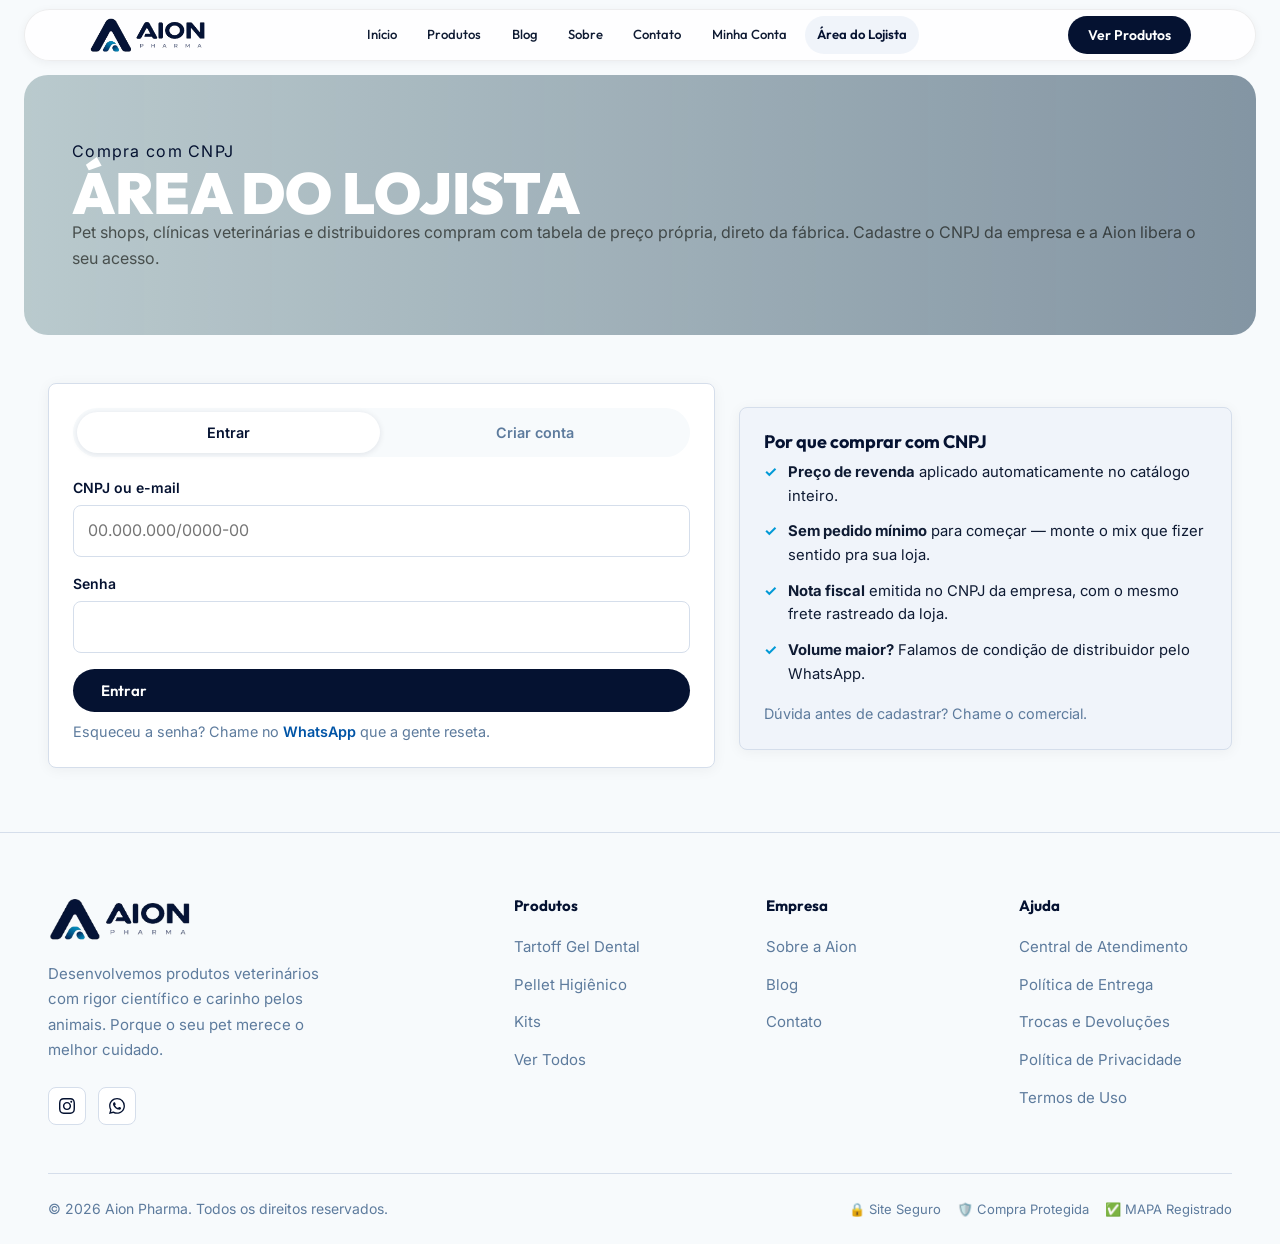
<file: b2b.html>
<!DOCTYPE html>
<html lang="pt-BR">
<head>
  <meta charset="UTF-8" />
  <meta name="viewport" content="width=device-width, initial-scale=1.0" />
  <title>Área do Lojista — Compra com CNPJ | Aion Pharma</title>
  <meta name="description" content="Pet shops, clínicas e distribuidores compram Tartoff e a linha Aion Pharma com preço de revenda. Cadastro com CNPJ, liberado após aprovação da Aion." />
  <link rel="preconnect" href="https://fonts.googleapis.com" />
  <link rel="preconnect" href="https://fonts.gstatic.com" crossorigin />
  <link rel="stylesheet" href="https://fonts.googleapis.com/css2?family=Outfit:wght@300;400;500;600;700;800;900&amp;family=Inter:wght@300;400;500;600&amp;display=swap" media="print" onload="this.media='all'" />
  <noscript><link rel="stylesheet" href="https://fonts.googleapis.com/css2?family=Outfit:wght@300;400;500;600;700;800;900&amp;family=Inter:wght@300;400;500;600&amp;display=swap" /></noscript>
  <link rel="stylesheet" href="style.css?v=7" />
  <link rel="icon" type="image/png" href="assets/brand/logo-mark.png" />
</head>
<body>

<!-- ───── Header ───── -->
<header id="header">
  <div class="container">
    <div class="header-inner">
      <a href="index.html" class="logo" aria-label="Aion Pharma Home"><img src="assets/brand/logo.webp" alt="Aion Pharma" class="logo-img" width="433" height="133" decoding="async" /></a>
      <nav class="nav-links" aria-label="Navegação principal">
        <a href="index.html">Início</a>
        <a href="produtos.html">Produtos</a>
        <a href="blog.html">Blog</a>
        <a href="sobre.html">Sobre</a>
        <a href="contato.html">Contato</a>
        <a href="conta.html">Minha Conta</a>
        <a href="b2b.html" class="active">Área do Lojista</a>
      </nav>
      <div class="header-actions">
        <a href="produtos.html" class="btn btn-primary btn-sm">Ver Produtos</a>
      </div>
      <button class="menu-toggle" id="menu-toggle" aria-label="Menu mobile" aria-expanded="false">
        <span></span><span></span><span></span>
      </button>
    </div>
  </div>
</header>
<nav class="mobile-nav" id="mobile-nav" aria-label="Navegação mobile">
  <a href="index.html" onclick="closeMobileNav()">Início</a>
  <a href="produtos.html" onclick="closeMobileNav()">Produtos</a>
  <a href="blog.html" onclick="closeMobileNav()">Blog</a>
  <a href="sobre.html" onclick="closeMobileNav()">Sobre</a>
  <a href="contato.html" onclick="closeMobileNav()">Contato</a>
  <a href="conta.html" onclick="closeMobileNav()">Minha Conta</a>
  <a href="b2b.html" onclick="closeMobileNav()">Área do Lojista</a>
  <a href="produtos.html" class="btn btn-primary" style="margin-top:1rem;justify-content:center">Ver Produtos →</a>
</nav>

<!-- Page Hero -->
<section class="page-hero">
  <div class="container">
    <div class="page-hero-tag">Compra com CNPJ</div>
    <h1 class="display-2">Área do Lojista</h1>
    <p>Pet shops, clínicas veterinárias e distribuidores compram com tabela de preço própria, direto da fábrica. Cadastre o CNPJ da empresa e a Aion libera o seu acesso.</p>
  </div>
</section>

<main class="content-page">
  <div class="container">

    <!-- ── Já logado: painel da conta ── -->
    <section id="b2b-painel" class="b2b-painel" hidden>
      <div class="b2b-card b2b-card-conta">
        <div class="b2b-conta-head">
          <div>
            <span class="b2b-badge" id="b2b-painel-nivel">Lojista</span>
            <h2 id="b2b-painel-razao">—</h2>
            <p class="b2b-muted" id="b2b-painel-cnpj">—</p>
          </div>
          <button type="button" class="btn btn-outline btn-sm" onclick="b2bLogout()">Sair da conta</button>
        </div>
        <p class="b2b-muted">
          Os preços do catálogo já estão na sua tabela enquanto você estiver logado.
          No checkout, o pedido sai no CNPJ da empresa.
        </p>
        <div class="b2b-acoes">
          <a href="produtos.html" class="btn btn-primary">Ver catálogo com meu preço →</a>
          <a href="https://wa.me/5541992427421?text=Ol%C3%A1!%20Sou%20lojista%20e%20preciso%20de%20ajuda%20com%20um%20pedido." class="btn btn-outline" target="_blank" rel="noopener">Falar com o comercial</a>
        </div>
      </div>

      <div class="b2b-card">
        <h3>Dados de entrega padrão</h3>
        <p class="b2b-muted">Preenchemos o checkout com esses dados. Dá para alterar em cada pedido.</p>
        <form class="contact-form" id="b2b-form-dados" onsubmit="b2bSalvarDados(event)">
          <div class="field-row">
            <div class="field">
              <label for="b2b-contato">Nome do contato</label>
              <input type="text" id="b2b-contato" name="contatoNome" autocomplete="name" />
            </div>
            <div class="field">
              <label for="b2b-telefone">Telefone</label>
              <input type="tel" id="b2b-telefone" name="telefone" autocomplete="tel" />
            </div>
          </div>
          <div class="field-row">
            <div class="field">
              <label for="b2b-cep">CEP</label>
              <input type="text" id="b2b-cep" name="cep" inputmode="numeric" oninput="onCheckoutCepGenerico(this)" />
            </div>
            <div class="field">
              <label for="b2b-numero">Número</label>
              <input type="text" id="b2b-numero" name="numero" />
            </div>
          </div>
          <div class="field">
            <label for="b2b-endereco">Endereço</label>
            <input type="text" id="b2b-endereco" name="endereco" />
          </div>
          <div class="field-row">
            <div class="field">
              <label for="b2b-bairro">Bairro</label>
              <input type="text" id="b2b-bairro" name="bairro" />
            </div>
            <div class="field">
              <label for="b2b-complemento">Complemento</label>
              <input type="text" id="b2b-complemento" name="complemento" />
            </div>
          </div>
          <div class="field-row">
            <div class="field">
              <label for="b2b-cidade">Cidade</label>
              <input type="text" id="b2b-cidade" name="cidade" />
            </div>
            <div class="field">
              <label for="b2b-uf">UF</label>
              <input type="text" id="b2b-uf" name="uf" maxlength="2" />
            </div>
          </div>
          <button type="submit" class="btn btn-primary" id="b2b-dados-submit">Salvar dados</button>
        </form>
      </div>
    </section>

    <!-- ── Deslogado: login + cadastro ── -->
    <!-- Sem JS este bloco continua visível; o painel é que só aparece logado. -->
    <section id="b2b-acesso" class="b2b-grid">
      <div class="b2b-card">
        <div class="b2b-tabs" role="tablist">
          <button type="button" class="b2b-tab active" id="b2b-tab-login" onclick="b2bMostrarAba('login')">Entrar</button>
          <button type="button" class="b2b-tab" id="b2b-tab-cadastro" onclick="b2bMostrarAba('cadastro')">Criar conta</button>
        </div>

        <!-- Login -->
        <form class="contact-form" id="b2b-form-login" onsubmit="b2bLogin(event)">
          <div class="field">
            <label for="b2b-login-id">CNPJ ou e-mail</label>
            <input type="text" id="b2b-login-id" name="identificador" required autocomplete="username" placeholder="00.000.000/0000-00" />
          </div>
          <div class="field">
            <label for="b2b-login-senha">Senha</label>
            <input type="password" id="b2b-login-senha" name="senha" required autocomplete="current-password" />
          </div>
          <button type="submit" class="btn btn-primary" id="b2b-login-submit">Entrar</button>
          <p class="b2b-muted b2b-ajuda">
            Esqueceu a senha? Chame no <a href="https://wa.me/5541992427421?text=Ol%C3%A1!%20Preciso%20redefinir%20a%20senha%20da%20minha%20conta%20de%20lojista." target="_blank" rel="noopener">WhatsApp</a> que a gente reseta.
          </p>
        </form>

        <!-- Cadastro -->
        <form class="contact-form" id="b2b-form-cadastro" onsubmit="b2bCadastrar(event)" hidden>
          <div class="field">
            <label for="b2b-cad-cnpj">CNPJ da empresa*</label>
            <input type="text" id="b2b-cad-cnpj" name="cnpj" required inputmode="text" placeholder="00.000.000/0000-00" oninput="onCnpjInput(this)" />
            <span class="b2b-hint" id="b2b-cad-razao-hint"></span>
          </div>
          <div class="field">
            <label for="b2b-cad-razao">Razão social</label>
            <input type="text" id="b2b-cad-razao" name="razaoSocial" placeholder="Preenchemos pelo CNPJ" />
          </div>
          <div class="field-row">
            <div class="field">
              <label for="b2b-cad-contato">Seu nome*</label>
              <input type="text" id="b2b-cad-contato" name="contatoNome" required autocomplete="name" />
            </div>
            <div class="field">
              <label for="b2b-cad-telefone">Telefone / WhatsApp*</label>
              <input type="tel" id="b2b-cad-telefone" name="telefone" required autocomplete="tel" />
            </div>
          </div>
          <div class="field">
            <label for="b2b-cad-email">E-mail*</label>
            <input type="email" id="b2b-cad-email" name="email" required autocomplete="email" />
          </div>
          <div class="field">
            <label for="b2b-cad-senha">Senha* (mínimo 8 caracteres)</label>
            <input type="password" id="b2b-cad-senha" name="senha" required minlength="8" autocomplete="new-password" />
          </div>
          <button type="submit" class="btn btn-primary" id="b2b-cad-submit">Enviar cadastro</button>
          <p class="b2b-muted b2b-ajuda">
            Ao criar a conta você concorda com os <a href="termos.html">Termos de Uso</a> e a <a href="privacidade.html">Política de Privacidade</a>.
          </p>
        </form>
      </div>

      <aside class="b2b-card b2b-vantagens">
        <h3>Por que comprar com CNPJ</h3>
        <ul class="b2b-lista">
          <li><strong>Preço de revenda</strong> aplicado automaticamente no catálogo inteiro.</li>
          <li><strong>Sem pedido mínimo</strong> para começar — monte o mix que fizer sentido pra sua loja.</li>
          <li><strong>Nota fiscal</strong> emitida no CNPJ da empresa, com o mesmo frete rastreado da loja.</li>
          <li><strong>Volume maior?</strong> Falamos de condição de distribuidor pelo WhatsApp.</li>
        </ul>
        <p class="b2b-muted">
          Dúvida antes de cadastrar? <a href="https://wa.me/5541992427421?text=Ol%C3%A1!%20Quero%20saber%20sobre%20a%20compra%20com%20CNPJ." target="_blank" rel="noopener">Chame o comercial</a>.
        </p>
      </aside>
    </section>

  </div>
</main>

<footer id="footer">
  <div class="container">
    <div class="footer-top">
      <div class="footer-brand">
        <a href="index.html" class="logo"><img src="assets/brand/logo.webp" alt="Aion Pharma" class="logo-img" width="433" height="133" decoding="async" /></a>
        <p>Desenvolvemos produtos veterinários com rigor científico e carinho pelos animais. Porque o seu pet merece o melhor cuidado.</p>
        <div class="footer-social">
          <a href="https://www.instagram.com/tartoff.oficial/" class="social-link" target="_blank" rel="noopener" aria-label="Instagram">
            <svg width="16" height="16" fill="currentColor" viewBox="0 0 24 24">
              <path d="M12 2.163c3.204 0 3.584.012 4.85.07 3.252.148 4.771 1.691 4.919 4.919.058 1.265.069 1.645.069 4.849 0 3.205-.012 3.584-.069 4.849-.149 3.225-1.664 4.771-4.919 4.919-1.266.058-1.644.07-4.85.07-3.204 0-3.584-.012-4.849-.07-3.26-.149-4.771-1.699-4.919-4.92-.058-1.265-.07-1.644-.07-4.849 0-3.204.013-3.583.07-4.849.149-3.227 1.664-4.771 4.919-4.919 1.266-.057 1.645-.069 4.849-.069zm0-2.163c-3.259 0-3.667.014-4.947.072-4.358.2-6.78 2.618-6.98 6.98-.059 1.281-.073 1.689-.073 4.948 0 3.259.014 3.668.072 4.948.2 4.358 2.618 6.78 6.98 6.98 1.281.058 1.689.072 4.948.072 3.259 0 3.668-.014 4.948-.072 4.354-.2 6.782-2.618 6.979-6.98.059-1.28.073-1.689.073-4.948 0-3.259-.014-3.667-.072-4.947-.196-4.354-2.617-6.78-6.979-6.98-1.281-.059-1.69-.073-4.949-.073zm0 5.838c-3.403 0-6.162 2.759-6.162 6.162s2.759 6.163 6.162 6.163 6.162-2.759 6.162-6.163c0-3.403-2.759-6.162-6.162-6.162zm0 10.162c-2.209 0-4-1.79-4-4 0-2.209 1.791-4 4-4s4 1.791 4 4c0 2.21-1.791 4-4 4zm6.406-11.845c-.796 0-1.441.645-1.441 1.44s.645 1.44 1.441 1.44c.795 0 1.439-.645 1.439-1.44s-.644-1.44-1.439-1.44z"/>
            </svg>
          </a>
          <a href="https://wa.me/5541992427421" class="social-link" target="_blank" rel="noopener" aria-label="WhatsApp">
            <svg width="16" height="16" fill="currentColor" viewBox="0 0 24 24">
              <path d="M17.472 14.382c-.297-.149-1.758-.867-2.03-.967-.273-.099-.471-.148-.67.15-.197.297-.767.966-.94 1.164-.173.199-.347.223-.644.075-.297-.15-1.255-.463-2.39-1.475-.883-.788-1.48-1.761-1.653-2.059-.173-.297-.018-.458.13-.606.134-.133.298-.347.446-.52.149-.174.198-.298.298-.497.099-.198.05-.371-.025-.52-.075-.149-.669-1.612-.916-2.207-.242-.579-.487-.5-.669-.51-.173-.008-.371-.01-.57-.01-.198 0-.52.074-.792.372-.272.297-1.04 1.016-1.04 2.479 0 1.462 1.065 2.875 1.213 3.074.149.198 2.096 3.2 5.077 4.487.709.306 1.262.489 1.694.625.712.227 1.36.195 1.871.118.571-.085 1.758-.719 2.006-1.413.248-.694.248-1.289.173-1.413-.074-.124-.272-.198-.57-.347m-5.421 7.403h-.004a9.87 9.87 0 01-5.031-1.378l-.361-.214-3.741.982.998-3.648-.235-.374a9.86 9.86 0 01-1.51-5.26c.001-5.45 4.436-9.884 9.888-9.884 2.64 0 5.122 1.03 6.988 2.898a9.825 9.825 0 012.893 6.994c-.003 5.45-4.437 9.884-9.885 9.884m8.413-18.297A11.815 11.815 0 0012.05 0C5.495 0 .16 5.335.157 11.892c0 2.096.547 4.142 1.588 5.945L.057 24l6.305-1.654a11.882 11.882 0 005.683 1.448h.005c6.554 0 11.89-5.335 11.893-11.893a11.821 11.821 0 00-3.48-8.413z"/>
            </svg>
          </a>
        </div>
      </div>
      <div class="footer-col">
        <h4>Produtos</h4>
        <ul class="footer-links">
          <li><a href="produtos.html?categoria=higiene-bucal">Tartoff Gel Dental</a></li>
          <li><a href="produtos.html?categoria=higiene-lar">Pellet Higiênico</a></li>
          <li><a href="produtos.html">Kits</a></li>
          <li><a href="produtos.html">Ver Todos</a></li>
        </ul>
      </div>
      <div class="footer-col">
        <h4>Empresa</h4>
        <ul class="footer-links">
          <li><a href="sobre.html">Sobre a Aion</a></li>
          <li><a href="blog.html">Blog</a></li>
          <li><a href="contato.html">Contato</a></li>
        </ul>
      </div>
      <div class="footer-col">
        <h4>Ajuda</h4>
        <ul class="footer-links">
          <li><a href="contato.html">Central de Atendimento</a></li>
          <li><a href="entrega.html">Política de Entrega</a></li>
          <li><a href="trocas.html">Trocas e Devoluções</a></li>
          <li><a href="privacidade.html">Política de Privacidade</a></li>
          <li><a href="termos.html">Termos de Uso</a></li>
        </ul>
      </div>
    </div>
    <div class="footer-bottom">
      <p>© 2026 Aion Pharma. Todos os direitos reservados.</p>
      <div class="footer-seals">
        <span>🔒 Site Seguro</span>
        <span>🛡️ Compra Protegida</span>
        <span>✅ MAPA Registrado</span>
      </div>
    </div>
  </div>
</footer>

<div class="toast-container" id="toast-container"></div>
<script defer src="script.js?v=14"></script>
</body>
</html>
</file>
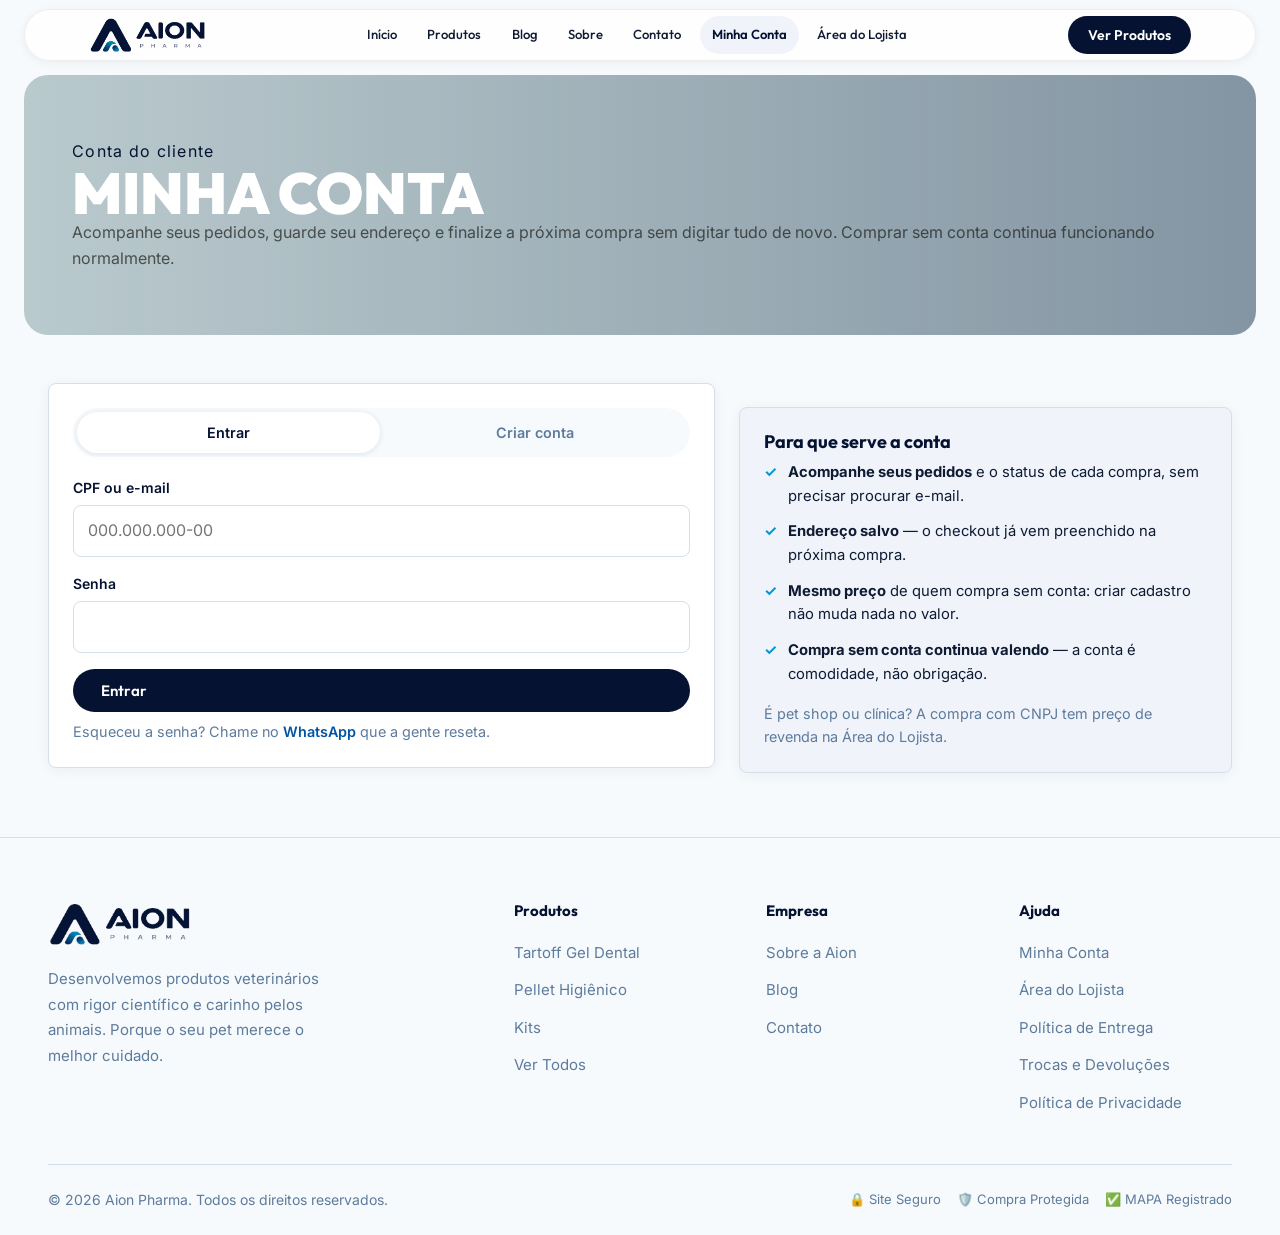
<file: conta.html>
<!DOCTYPE html>
<html lang="pt-BR">
<head>
  <meta charset="UTF-8" />
  <meta name="viewport" content="width=device-width, initial-scale=1.0" />
  <title>Minha Conta — Aion Pharma</title>
  <meta name="description" content="Crie sua conta na loja da Aion Pharma para acompanhar pedidos, guardar seu endereço e comprar mais rápido da próxima vez." />
  <link rel="preconnect" href="https://fonts.googleapis.com" />
  <link rel="preconnect" href="https://fonts.gstatic.com" crossorigin />
  <link rel="stylesheet" href="https://fonts.googleapis.com/css2?family=Outfit:wght@300;400;500;600;700;800;900&amp;family=Inter:wght@300;400;500;600&amp;display=swap" media="print" onload="this.media='all'" />
  <noscript><link rel="stylesheet" href="https://fonts.googleapis.com/css2?family=Outfit:wght@300;400;500;600;700;800;900&amp;family=Inter:wght@300;400;500;600&amp;display=swap" /></noscript>
  <link rel="stylesheet" href="style.css?v=7" />
  <link rel="icon" type="image/png" href="assets/brand/logo-mark.png" />
</head>
<body>

<!-- ───── Header ───── -->
<header id="header">
  <div class="container">
    <div class="header-inner">
      <a href="index.html" class="logo" aria-label="Aion Pharma Home"><img src="assets/brand/logo.webp" alt="Aion Pharma" class="logo-img" width="433" height="133" decoding="async" /></a>
      <nav class="nav-links" aria-label="Navegação principal">
        <a href="index.html">Início</a>
        <a href="produtos.html">Produtos</a>
        <a href="blog.html">Blog</a>
        <a href="sobre.html">Sobre</a>
        <a href="contato.html">Contato</a>
        <a href="conta.html" class="active">Minha Conta</a>
        <a href="b2b.html">Área do Lojista</a>
      </nav>
      <div class="header-actions">
        <a href="produtos.html" class="btn btn-primary btn-sm">Ver Produtos</a>
      </div>
      <button class="menu-toggle" id="menu-toggle" aria-label="Menu mobile" aria-expanded="false">
        <span></span><span></span><span></span>
      </button>
    </div>
  </div>
</header>
<nav class="mobile-nav" id="mobile-nav" aria-label="Navegação mobile">
  <a href="index.html" onclick="closeMobileNav()">Início</a>
  <a href="produtos.html" onclick="closeMobileNav()">Produtos</a>
  <a href="blog.html" onclick="closeMobileNav()">Blog</a>
  <a href="sobre.html" onclick="closeMobileNav()">Sobre</a>
  <a href="contato.html" onclick="closeMobileNav()">Contato</a>
  <a href="conta.html" onclick="closeMobileNav()">Minha Conta</a>
  <a href="b2b.html" onclick="closeMobileNav()">Área do Lojista</a>
  <a href="produtos.html" class="btn btn-primary" style="margin-top:1rem;justify-content:center">Ver Produtos →</a>
</nav>

<!-- Page Hero -->
<section class="page-hero">
  <div class="container">
    <div class="page-hero-tag">Conta do cliente</div>
    <h1 class="display-2">Minha Conta</h1>
    <p>Acompanhe seus pedidos, guarde seu endereço e finalize a próxima compra sem digitar tudo de novo. Comprar sem conta continua funcionando normalmente.</p>
  </div>
</section>

<main class="content-page">
  <div class="container">

    <!-- ── Logado: painel da conta ── -->
    <section id="pf-painel" class="b2b-painel" hidden>
      <div class="b2b-card b2b-card-conta">
        <div class="b2b-conta-head">
          <div>
            <span class="b2b-badge">Cliente</span>
            <h2 id="pf-painel-nome">—</h2>
            <p class="b2b-muted" id="pf-painel-doc">—</p>
          </div>
        </div>
        <p class="b2b-muted">
          Seus dados preenchem o checkout automaticamente. Dá para alterar em cada pedido.
        </p>
        <div class="b2b-acoes">
          <a href="produtos.html" class="btn btn-primary btn-sm">Comprar</a>
          <button type="button" class="btn btn-ghost btn-sm" onclick="pfSair()">Sair</button>
        </div>
      </div>

      <div class="b2b-card">
        <h3>Meus dados</h3>
        <p class="b2b-muted">CPF e e-mail não mudam por aqui — eles identificam a conta e os pedidos já emitidos. Precisa corrigir? Chame a gente no WhatsApp.</p>
        <form class="contact-form" id="pf-form-dados" onsubmit="pfSalvarDados(event)">
          <div class="field-row">
            <div class="field">
              <label for="pf-dados-nome">Nome completo</label>
              <input type="text" id="pf-dados-nome" name="nome" autocomplete="name" required />
            </div>
            <div class="field">
              <label for="pf-dados-telefone">Telefone / WhatsApp</label>
              <input type="tel" id="pf-dados-telefone" name="telefone" autocomplete="tel" />
            </div>
          </div>
          <div class="field-row">
            <div class="field">
              <label for="pf-dados-cep">CEP</label>
              <input type="text" id="pf-dados-cep" name="cep" inputmode="numeric" placeholder="00000-000" />
            </div>
            <div class="field">
              <label for="pf-dados-endereco">Endereço</label>
              <input type="text" id="pf-dados-endereco" name="endereco" autocomplete="street-address" />
            </div>
          </div>
          <div class="field-row">
            <div class="field">
              <label for="pf-dados-numero">Número</label>
              <input type="text" id="pf-dados-numero" name="numero" />
            </div>
            <div class="field">
              <label for="pf-dados-complemento">Complemento</label>
              <input type="text" id="pf-dados-complemento" name="complemento" />
            </div>
          </div>
          <div class="field-row">
            <div class="field">
              <label for="pf-dados-bairro">Bairro</label>
              <input type="text" id="pf-dados-bairro" name="bairro" />
            </div>
            <div class="field">
              <label for="pf-dados-cidade">Cidade</label>
              <input type="text" id="pf-dados-cidade" name="cidade" />
            </div>
            <div class="field field-uf">
              <label for="pf-dados-uf">UF</label>
              <input type="text" id="pf-dados-uf" name="uf" maxlength="2" />
            </div>
          </div>
          <button type="submit" class="btn btn-primary" id="pf-dados-submit">Salvar dados</button>
        </form>
      </div>

      <div class="b2b-card">
        <h3>Meus pedidos</h3>
        <div id="pf-pedidos-lista" class="pf-pedidos">
          <p class="b2b-muted">Carregando…</p>
        </div>
      </div>
    </section>

    <!-- ── Deslogado: entrar / criar conta ── -->
    <section id="pf-acesso" class="b2b-grid">
      <div class="b2b-card">
        <div class="b2b-tabs" role="tablist">
          <button type="button" class="b2b-tab active" id="pf-tab-login" onclick="pfMostrarAba('login')">Entrar</button>
          <button type="button" class="b2b-tab" id="pf-tab-cadastro" onclick="pfMostrarAba('cadastro')">Criar conta</button>
        </div>

        <!-- Login -->
        <form class="contact-form" id="pf-form-login" onsubmit="pfLogin(event)">
          <div class="field">
            <label for="pf-login-id">CPF ou e-mail</label>
            <input type="text" id="pf-login-id" name="identificador" required autocomplete="username" placeholder="000.000.000-00" />
          </div>
          <div class="field">
            <label for="pf-login-senha">Senha</label>
            <input type="password" id="pf-login-senha" name="senha" required autocomplete="current-password" />
          </div>
          <button type="submit" class="btn btn-primary" id="pf-login-submit">Entrar</button>
          <p class="b2b-muted b2b-ajuda">
            Esqueceu a senha? Chame no <a href="https://wa.me/5541992427421?text=Ol%C3%A1!%20Preciso%20redefinir%20a%20senha%20da%20minha%20conta%20na%20loja." target="_blank" rel="noopener">WhatsApp</a> que a gente reseta.
          </p>
        </form>

        <!-- Cadastro -->
        <form class="contact-form" id="pf-form-cadastro" onsubmit="pfCadastrar(event)" hidden>
          <div class="field">
            <label for="pf-cad-nome">Nome completo*</label>
            <input type="text" id="pf-cad-nome" name="nome" required autocomplete="name" />
          </div>
          <div class="field-row">
            <div class="field">
              <label for="pf-cad-cpf">CPF*</label>
              <input type="text" id="pf-cad-cpf" name="cpf" required inputmode="numeric" placeholder="000.000.000-00" oninput="onCpfInput(this)" />
              <span class="b2b-hint" id="pf-cad-cpf-hint"></span>
            </div>
            <div class="field">
              <label for="pf-cad-telefone">Telefone / WhatsApp*</label>
              <input type="tel" id="pf-cad-telefone" name="telefone" required autocomplete="tel" />
            </div>
          </div>
          <div class="field">
            <label for="pf-cad-email">E-mail*</label>
            <input type="email" id="pf-cad-email" name="email" required autocomplete="email" />
          </div>
          <div class="field">
            <label for="pf-cad-senha">Senha* (mínimo 8 caracteres)</label>
            <input type="password" id="pf-cad-senha" name="senha" required minlength="8" autocomplete="new-password" />
          </div>
          <button type="submit" class="btn btn-primary" id="pf-cad-submit">Criar conta</button>
          <p class="b2b-muted b2b-ajuda">
            Ao criar a conta você concorda com os <a href="termos.html">Termos de Uso</a> e a <a href="privacidade.html">Política de Privacidade</a>.
          </p>
        </form>
      </div>

      <aside class="b2b-card b2b-vantagens">
        <h3>Para que serve a conta</h3>
        <ul class="b2b-lista">
          <li><strong>Acompanhe seus pedidos</strong> e o status de cada compra, sem precisar procurar e-mail.</li>
          <li><strong>Endereço salvo</strong> — o checkout já vem preenchido na próxima compra.</li>
          <li><strong>Mesmo preço</strong> de quem compra sem conta: criar cadastro não muda nada no valor.</li>
          <li><strong>Compra sem conta continua valendo</strong> — a conta é comodidade, não obrigação.</li>
        </ul>
        <p class="b2b-muted">
          É pet shop ou clínica? A compra com CNPJ tem preço de revenda na <a href="b2b.html">Área do Lojista</a>.
        </p>
      </aside>
    </section>

  </div>
</main>

<footer id="footer">
  <div class="container">
    <div class="footer-top">
      <div class="footer-brand">
        <a href="index.html" class="logo"><img src="assets/brand/logo.webp" alt="Aion Pharma" class="logo-img" width="433" height="133" decoding="async" /></a>
        <p>Desenvolvemos produtos veterinários com rigor científico e carinho pelos animais. Porque o seu pet merece o melhor cuidado.</p>
      </div>
      <div class="footer-col">
        <h4>Produtos</h4>
        <ul class="footer-links">
          <li><a href="produtos.html?categoria=higiene-bucal">Tartoff Gel Dental</a></li>
          <li><a href="produtos.html?categoria=higiene-lar">Pellet Higiênico</a></li>
          <li><a href="produtos.html">Kits</a></li>
          <li><a href="produtos.html">Ver Todos</a></li>
        </ul>
      </div>
      <div class="footer-col">
        <h4>Empresa</h4>
        <ul class="footer-links">
          <li><a href="sobre.html">Sobre a Aion</a></li>
          <li><a href="blog.html">Blog</a></li>
          <li><a href="contato.html">Contato</a></li>
        </ul>
      </div>
      <div class="footer-col">
        <h4>Ajuda</h4>
        <ul class="footer-links">
          <li><a href="conta.html">Minha Conta</a></li>
          <li><a href="b2b.html">Área do Lojista</a></li>
          <li><a href="entrega.html">Política de Entrega</a></li>
          <li><a href="trocas.html">Trocas e Devoluções</a></li>
          <li><a href="privacidade.html">Política de Privacidade</a></li>
        </ul>
      </div>
    </div>
    <div class="footer-bottom">
      <p>© 2026 Aion Pharma. Todos os direitos reservados.</p>
      <div class="footer-seals">
        <span>🔒 Site Seguro</span>
        <span>🛡️ Compra Protegida</span>
        <span>✅ MAPA Registrado</span>
      </div>
    </div>
  </div>
</footer>

<div class="toast-container" id="toast-container"></div>
<script defer src="script.js?v=14"></script>
</body>
</html>
</file>
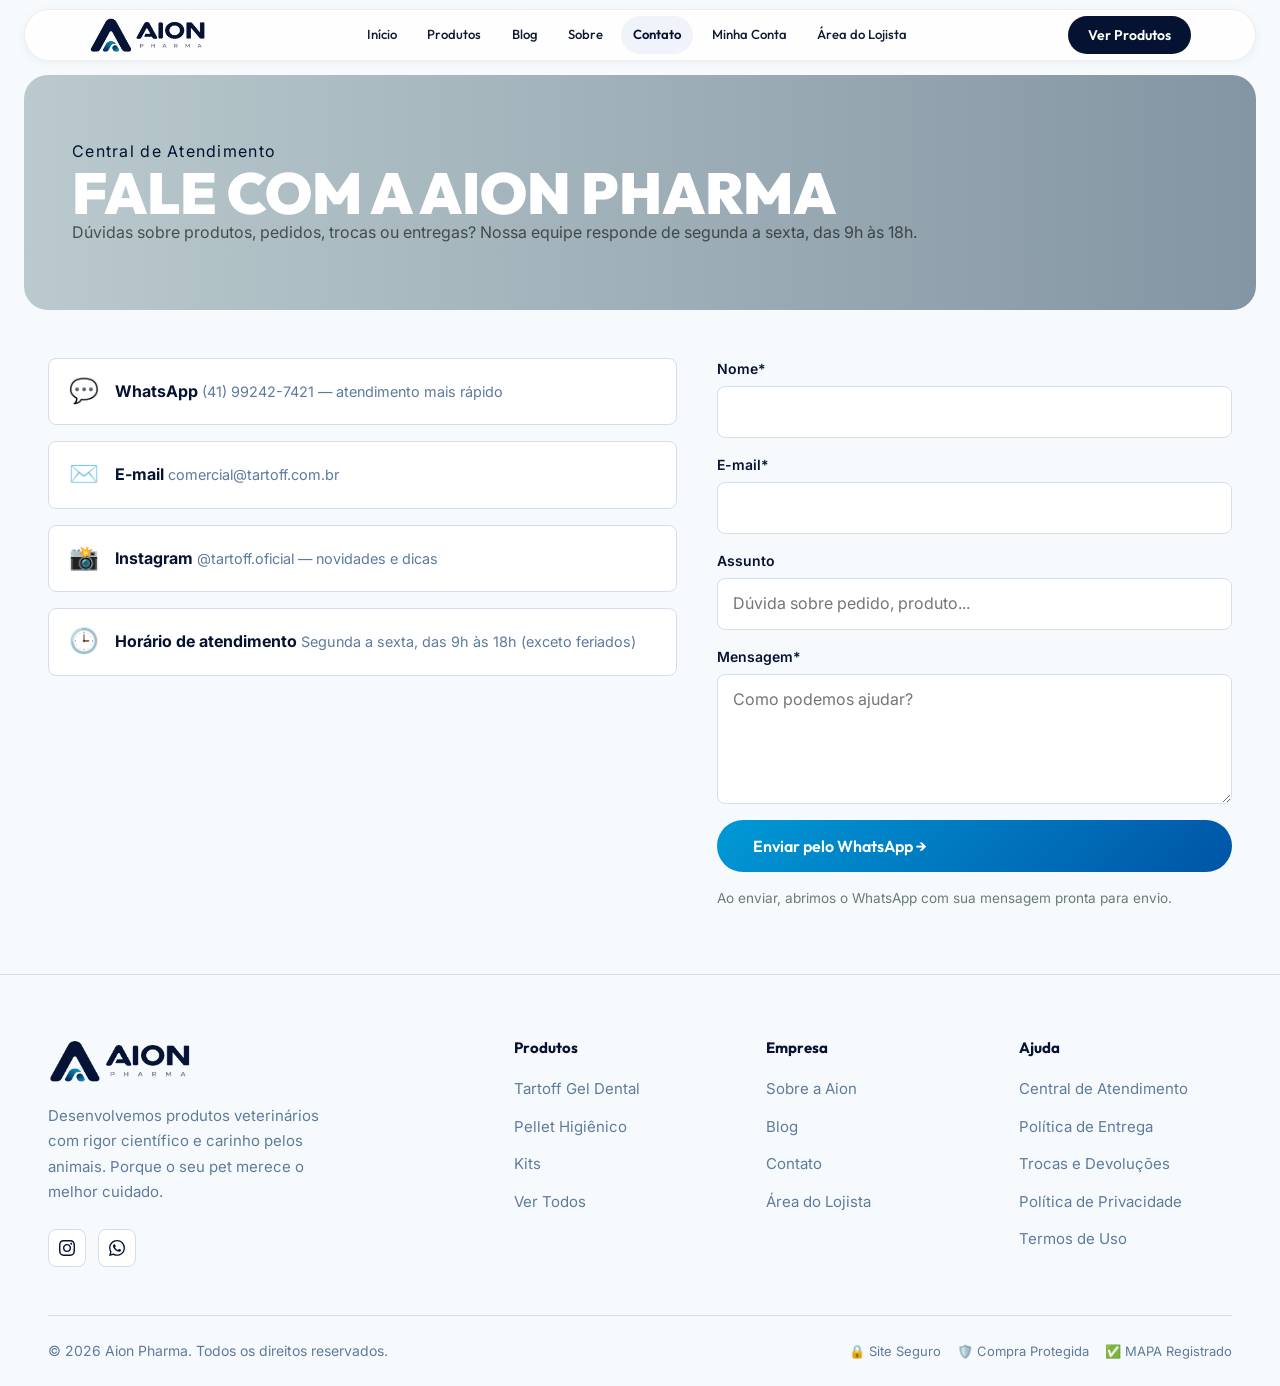
<file: contato.html>
<!DOCTYPE html>
<html lang="pt-BR">
<head>
  <meta charset="UTF-8" />
  <meta name="viewport" content="width=device-width, initial-scale=1.0" />
  <title>Contato — Aion Pharma</title>
  <meta name="description" content="Fale com a Aion Pharma por WhatsApp, e-mail ou Instagram. Atendimento de seg a sex." />
  <link rel="preconnect" href="https://fonts.googleapis.com" />
  <link rel="preconnect" href="https://fonts.gstatic.com" crossorigin />
  <link rel="stylesheet" href="https://fonts.googleapis.com/css2?family=Outfit:wght@300;400;500;600;700;800;900&amp;family=Inter:wght@300;400;500;600&amp;display=swap" media="print" onload="this.media='all'" />
  <noscript><link rel="stylesheet" href="https://fonts.googleapis.com/css2?family=Outfit:wght@300;400;500;600;700;800;900&amp;family=Inter:wght@300;400;500;600&amp;display=swap" /></noscript>
  <link rel="stylesheet" href="style.css?v=7" />
  <link rel="icon" type="image/png" href="assets/brand/logo-mark.png" />
</head>
<body>

<!-- ───── Header ───── -->
<header id="header">
  <div class="container">
    <div class="header-inner">
      <a href="index.html" class="logo" aria-label="Aion Pharma Home"><img src="assets/brand/logo.webp" alt="Aion Pharma" class="logo-img" width="433" height="133" decoding="async" /></a>
      <nav class="nav-links" aria-label="Navegação principal">
        <a href="index.html">Início</a>
        <a href="produtos.html">Produtos</a>
        <a href="blog.html">Blog</a>
        <a href="sobre.html">Sobre</a>
        <a href="contato.html" class="active">Contato</a>
        <a href="conta.html">Minha Conta</a>
        <a href="b2b.html">Área do Lojista</a>
      </nav>
      <div class="header-actions">
        <a href="produtos.html" class="btn btn-primary btn-sm">Ver Produtos</a>
      </div>
      <button class="menu-toggle" id="menu-toggle" aria-label="Menu mobile" aria-expanded="false">
        <span></span><span></span><span></span>
      </button>
    </div>
  </div>
</header>
<nav class="mobile-nav" id="mobile-nav" aria-label="Navegação mobile">
  <a href="index.html" onclick="closeMobileNav()">Início</a>
  <a href="produtos.html" onclick="closeMobileNav()">Produtos</a>
  <a href="blog.html" onclick="closeMobileNav()">Blog</a>
  <a href="sobre.html" onclick="closeMobileNav()">Sobre</a>
  <a href="contato.html" onclick="closeMobileNav()">Contato</a>
  <a href="conta.html" onclick="closeMobileNav()">Minha Conta</a>
  <a href="b2b.html" onclick="closeMobileNav()">Área do Lojista</a>
  <a href="produtos.html" class="btn btn-primary" style="margin-top:1rem;justify-content:center">Ver Produtos →</a>
</nav>

<!-- Page Hero -->
<section class="page-hero">
  <div class="container">
    <div class="page-hero-tag">Central de Atendimento</div>
    <h1 class="display-2">Fale com a Aion Pharma</h1>
    <p>Dúvidas sobre produtos, pedidos, trocas ou entregas? Nossa equipe responde de segunda a sexta, das 9h às 18h.</p>
  </div>
</section>

<main class="content-page">
  <div class="container">
    <div class="contact-grid">
      <div class="contact-channels">
        <a class="contact-channel" href="https://wa.me/5541992427421?text=Ol%C3%A1!%20Tenho%20uma%20d%C3%BAvida%20sobre%20os%20produtos%20Aion." target="_blank" rel="noopener">
          <span class="ch-icon">💬</span>
          <span>
            <span class="ch-title">WhatsApp</span>
            <span class="ch-desc">(41) 99242-7421 — atendimento mais rápido</span>
          </span>
        </a>
        <a class="contact-channel" href="mailto:comercial@tartoff.com.br">
          <span class="ch-icon">✉️</span>
          <span>
            <span class="ch-title">E-mail</span>
            <span class="ch-desc">comercial@tartoff.com.br</span>
          </span>
        </a>
        <a class="contact-channel" href="https://www.instagram.com/tartoff.oficial/" target="_blank" rel="noopener">
          <span class="ch-icon">📸</span>
          <span>
            <span class="ch-title">Instagram</span>
            <span class="ch-desc">@tartoff.oficial — novidades e dicas</span>
          </span>
        </a>
        <div class="contact-channel" style="cursor:default">
          <span class="ch-icon">🕒</span>
          <span>
            <span class="ch-title">Horário de atendimento</span>
            <span class="ch-desc">Segunda a sexta, das 9h às 18h (exceto feriados)</span>
          </span>
        </div>
      </div>

      <form class="contact-form" id="contact-form" onsubmit="enviarContato(event)">
        <div class="field">
          <label for="ct-nome">Nome*</label>
          <input id="ct-nome" name="nome" required />
        </div>
        <div class="field">
          <label for="ct-email">E-mail*</label>
          <input id="ct-email" name="email" type="email" required />
        </div>
        <div class="field">
          <label for="ct-assunto">Assunto</label>
          <input id="ct-assunto" name="assunto" placeholder="Dúvida sobre pedido, produto..." />
        </div>
        <div class="field">
          <label for="ct-msg">Mensagem*</label>
          <textarea id="ct-msg" name="mensagem" required placeholder="Como podemos ajudar?"></textarea>
        </div>
        <button type="submit" class="btn btn-gold btn-lg">Enviar pelo WhatsApp →</button>
        <p class="content-updated" style="margin:0">Ao enviar, abrimos o WhatsApp com sua mensagem pronta para envio.</p>
      </form>
    </div>
  </div>
</main>

<script>
  function enviarContato(e) {
    e.preventDefault();
    var f = e.target;
    var nome = (f.nome.value || '').trim();
    var email = (f.email.value || '').trim();
    var assunto = (f.assunto.value || '').trim();
    var msg = (f.mensagem.value || '').trim();
    var txt = 'Olá! Meu nome é ' + nome + '.';
    if (assunto) txt += '\nAssunto: ' + assunto;
    txt += '\n' + msg + '\n(E-mail para contato: ' + email + ')';
    window.open('https://wa.me/5541992427421?text=' + encodeURIComponent(txt), '_blank');
  }
</script>

<!-- ───── Footer ───── -->
<footer id="footer">
  <div class="container">
    <div class="footer-top">
      <div class="footer-brand">
        <a href="index.html" class="logo"><img src="assets/brand/logo.webp" alt="Aion Pharma" class="logo-img" width="433" height="133" decoding="async" /></a>
        <p>Desenvolvemos produtos veterinários com rigor científico e carinho pelos animais. Porque o seu pet merece o melhor cuidado.</p>
        <div class="footer-social">
          <a href="https://www.instagram.com/tartoff.oficial/" class="social-link" target="_blank" rel="noopener" aria-label="Instagram">
            <svg width="16" height="16" fill="currentColor" viewBox="0 0 24 24">
              <path d="M12 2.163c3.204 0 3.584.012 4.85.07 3.252.148 4.771 1.691 4.919 4.919.058 1.265.069 1.645.069 4.849 0 3.205-.012 3.584-.069 4.849-.149 3.225-1.664 4.771-4.919 4.919-1.266.058-1.644.07-4.85.07-3.204 0-3.584-.012-4.849-.07-3.26-.149-4.771-1.699-4.919-4.92-.058-1.265-.07-1.644-.07-4.849 0-3.204.013-3.583.07-4.849.149-3.227 1.664-4.771 4.919-4.919 1.266-.057 1.645-.069 4.849-.069zm0-2.163c-3.259 0-3.667.014-4.947.072-4.358.2-6.78 2.618-6.98 6.98-.059 1.281-.073 1.689-.073 4.948 0 3.259.014 3.668.072 4.948.2 4.358 2.618 6.78 6.98 6.98 1.281.058 1.689.072 4.948.072 3.259 0 3.668-.014 4.948-.072 4.354-.2 6.782-2.618 6.979-6.98.059-1.28.073-1.689.073-4.948 0-3.259-.014-3.667-.072-4.947-.196-4.354-2.617-6.78-6.979-6.98-1.281-.059-1.69-.073-4.949-.073zm0 5.838c-3.403 0-6.162 2.759-6.162 6.162s2.759 6.163 6.162 6.163 6.162-2.759 6.162-6.163c0-3.403-2.759-6.162-6.162-6.162zm0 10.162c-2.209 0-4-1.79-4-4 0-2.209 1.791-4 4-4s4 1.791 4 4c0 2.21-1.791 4-4 4zm6.406-11.845c-.796 0-1.441.645-1.441 1.44s.645 1.44 1.441 1.44c.795 0 1.439-.645 1.439-1.44s-.644-1.44-1.439-1.44z"/>
            </svg>
          </a>
          <a href="https://wa.me/5541992427421" class="social-link" target="_blank" rel="noopener" aria-label="WhatsApp">
            <svg width="16" height="16" fill="currentColor" viewBox="0 0 24 24">
              <path d="M17.472 14.382c-.297-.149-1.758-.867-2.03-.967-.273-.099-.471-.148-.67.15-.197.297-.767.966-.94 1.164-.173.199-.347.223-.644.075-.297-.15-1.255-.463-2.39-1.475-.883-.788-1.48-1.761-1.653-2.059-.173-.297-.018-.458.13-.606.134-.133.298-.347.446-.52.149-.174.198-.298.298-.497.099-.198.05-.371-.025-.52-.075-.149-.669-1.612-.916-2.207-.242-.579-.487-.5-.669-.51-.173-.008-.371-.01-.57-.01-.198 0-.52.074-.792.372-.272.297-1.04 1.016-1.04 2.479 0 1.462 1.065 2.875 1.213 3.074.149.198 2.096 3.2 5.077 4.487.709.306 1.262.489 1.694.625.712.227 1.36.195 1.871.118.571-.085 1.758-.719 2.006-1.413.248-.694.248-1.289.173-1.413-.074-.124-.272-.198-.57-.347m-5.421 7.403h-.004a9.87 9.87 0 01-5.031-1.378l-.361-.214-3.741.982.998-3.648-.235-.374a9.86 9.86 0 01-1.51-5.26c.001-5.45 4.436-9.884 9.888-9.884 2.64 0 5.122 1.03 6.988 2.898a9.825 9.825 0 012.893 6.994c-.003 5.45-4.437 9.884-9.885 9.884m8.413-18.297A11.815 11.815 0 0012.05 0C5.495 0 .16 5.335.157 11.892c0 2.096.547 4.142 1.588 5.945L.057 24l6.305-1.654a11.882 11.882 0 005.683 1.448h.005c6.554 0 11.89-5.335 11.893-11.893a11.821 11.821 0 00-3.48-8.413z"/>
            </svg>
          </a>
        </div>
      </div>
      <div class="footer-col">
        <h4>Produtos</h4>
        <ul class="footer-links">
          <li><a href="produtos.html?categoria=higiene-bucal">Tartoff Gel Dental</a></li>
          <li><a href="produtos.html?categoria=higiene-lar">Pellet Higiênico</a></li>
          <li><a href="produtos.html">Kits</a></li>
          <li><a href="produtos.html">Ver Todos</a></li>
        </ul>
      </div>
      <div class="footer-col">
        <h4>Empresa</h4>
        <ul class="footer-links">
          <li><a href="sobre.html">Sobre a Aion</a></li>
          <li><a href="blog.html">Blog</a></li>
          <li><a href="contato.html">Contato</a></li>
          <li><a href="b2b.html">Área do Lojista</a></li>
        </ul>
      </div>
      <div class="footer-col">
        <h4>Ajuda</h4>
        <ul class="footer-links">
          <li><a href="contato.html">Central de Atendimento</a></li>
          <li><a href="entrega.html">Política de Entrega</a></li>
          <li><a href="trocas.html">Trocas e Devoluções</a></li>
          <li><a href="privacidade.html">Política de Privacidade</a></li>
          <li><a href="termos.html">Termos de Uso</a></li>
        </ul>
      </div>
    </div>
    <div class="footer-bottom">
      <p>© 2026 Aion Pharma. Todos os direitos reservados.</p>
      <div class="footer-seals">
        <span>🔒 Site Seguro</span>
        <span>🛡️ Compra Protegida</span>
        <span>✅ MAPA Registrado</span>
      </div>
    </div>
  </div>
</footer>

<div class="toast-container" id="toast-container"></div>
<script defer src="script.js?v=14"></script>
</body>
</html>
</file>
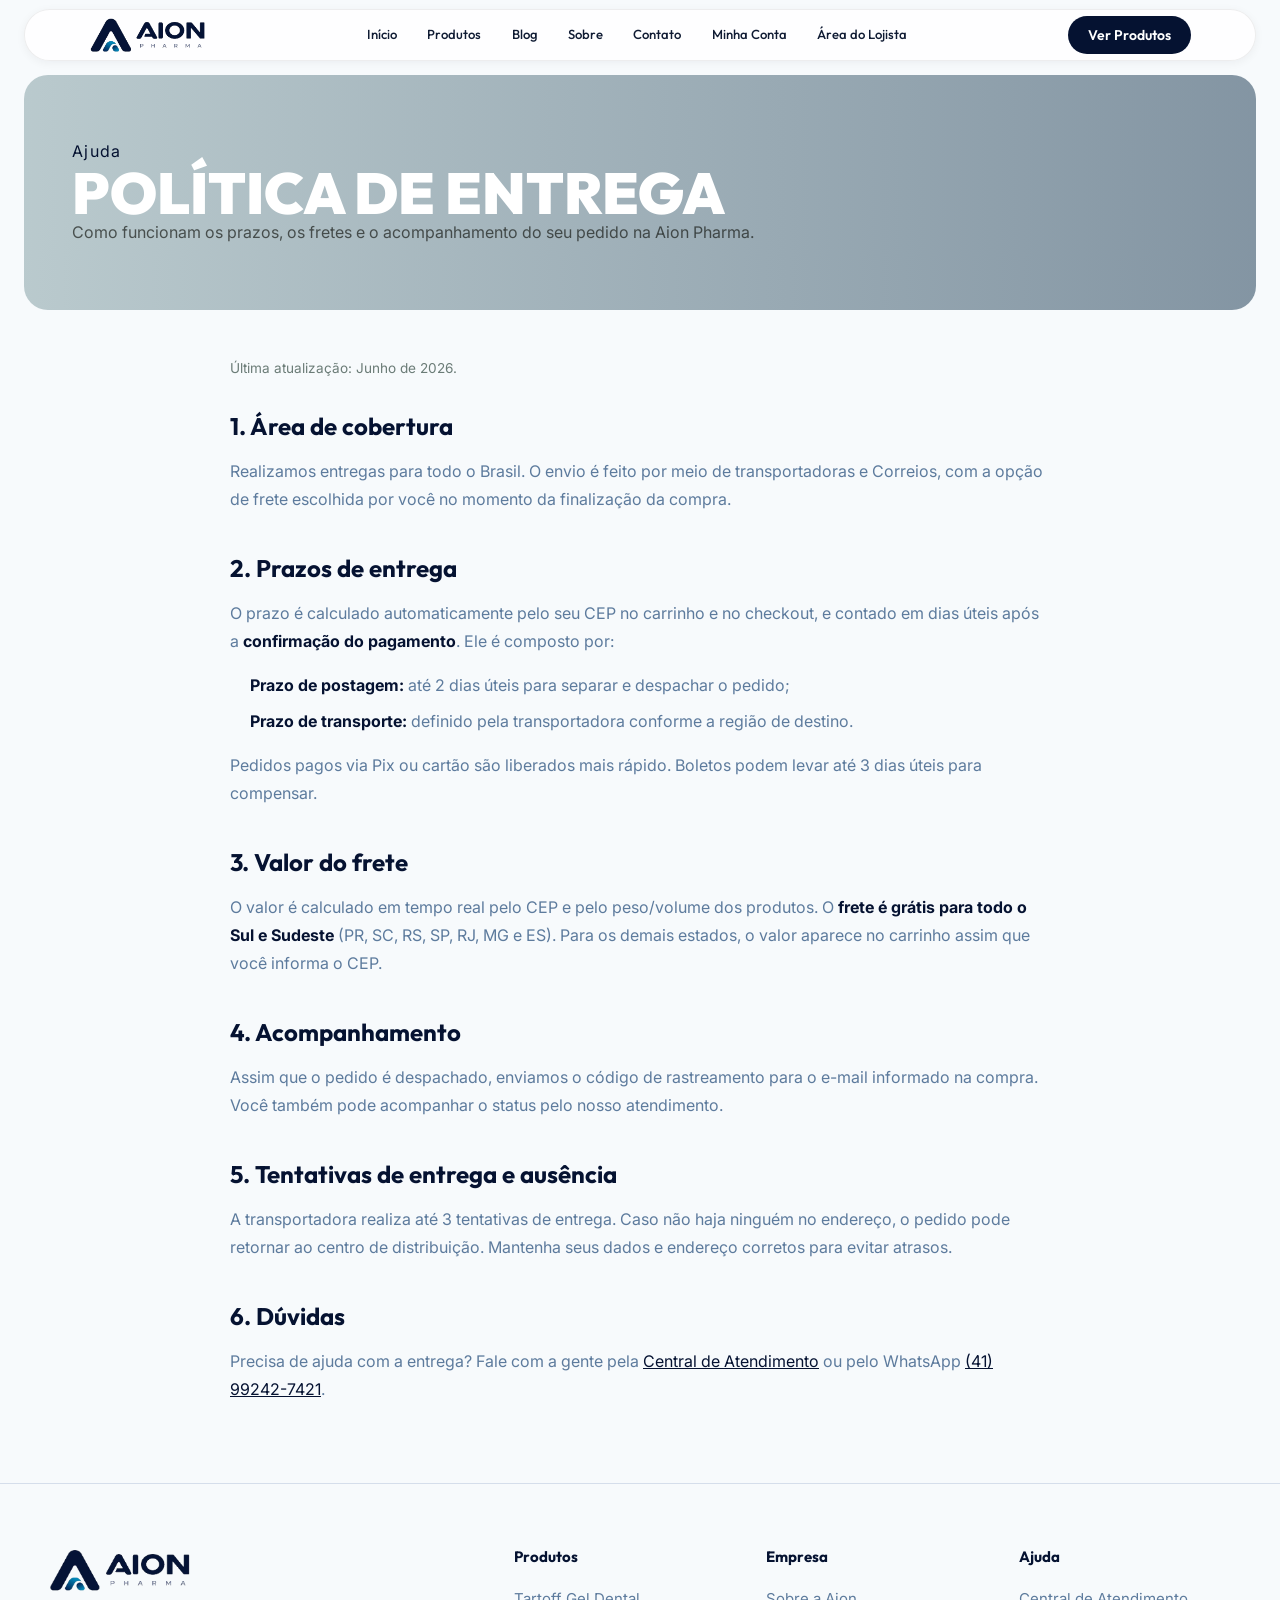
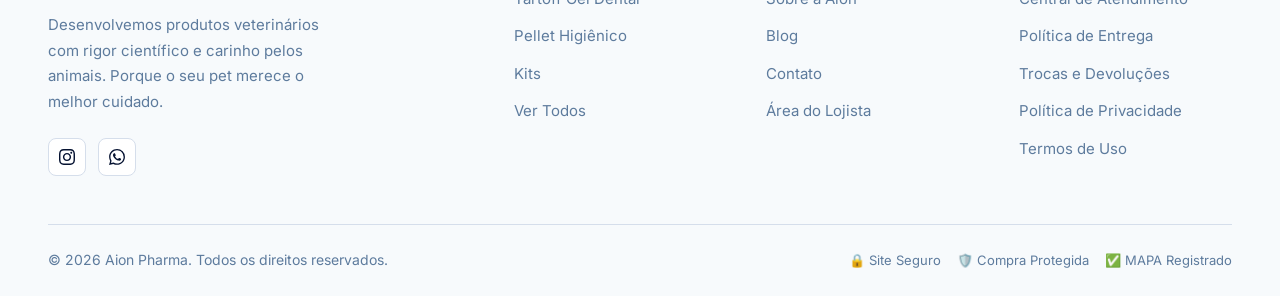
<file: entrega.html>
<!DOCTYPE html>
<html lang="pt-BR">
<head>
  <meta charset="UTF-8" />
  <meta name="viewport" content="width=device-width, initial-scale=1.0" />
  <title>Política de Entrega — Aion Pharma</title>
  <meta name="description" content="Prazos, fretes e acompanhamento de pedidos na Aion Pharma." />
  <link rel="preconnect" href="https://fonts.googleapis.com" />
  <link rel="preconnect" href="https://fonts.gstatic.com" crossorigin />
  <link rel="stylesheet" href="https://fonts.googleapis.com/css2?family=Outfit:wght@300;400;500;600;700;800;900&amp;family=Inter:wght@300;400;500;600&amp;display=swap" media="print" onload="this.media='all'" />
  <noscript><link rel="stylesheet" href="https://fonts.googleapis.com/css2?family=Outfit:wght@300;400;500;600;700;800;900&amp;family=Inter:wght@300;400;500;600&amp;display=swap" /></noscript>
  <link rel="stylesheet" href="style.css?v=7" />
  <link rel="icon" type="image/png" href="assets/brand/logo-mark.png" />
</head>
<body>

<!-- ───── Header ───── -->
<header id="header">
  <div class="container">
    <div class="header-inner">
      <a href="index.html" class="logo" aria-label="Aion Pharma Home"><img src="assets/brand/logo.webp" alt="Aion Pharma" class="logo-img" width="433" height="133" decoding="async" /></a>
      <nav class="nav-links" aria-label="Navegação principal">
        <a href="index.html">Início</a>
        <a href="produtos.html">Produtos</a>
        <a href="blog.html">Blog</a>
        <a href="sobre.html">Sobre</a>
        <a href="contato.html">Contato</a>
        <a href="conta.html">Minha Conta</a>
        <a href="b2b.html">Área do Lojista</a>
      </nav>
      <div class="header-actions">
        <a href="produtos.html" class="btn btn-primary btn-sm">Ver Produtos</a>
      </div>
      <button class="menu-toggle" id="menu-toggle" aria-label="Menu mobile" aria-expanded="false">
        <span></span><span></span><span></span>
      </button>
    </div>
  </div>
</header>
<nav class="mobile-nav" id="mobile-nav" aria-label="Navegação mobile">
  <a href="index.html" onclick="closeMobileNav()">Início</a>
  <a href="produtos.html" onclick="closeMobileNav()">Produtos</a>
  <a href="blog.html" onclick="closeMobileNav()">Blog</a>
  <a href="sobre.html" onclick="closeMobileNav()">Sobre</a>
  <a href="contato.html" onclick="closeMobileNav()">Contato</a>
  <a href="conta.html" onclick="closeMobileNav()">Minha Conta</a>
  <a href="b2b.html" onclick="closeMobileNav()">Área do Lojista</a>
  <a href="produtos.html" class="btn btn-primary" style="margin-top:1rem;justify-content:center">Ver Produtos →</a>
</nav>

<section class="page-hero">
  <div class="container">
    <div class="page-hero-tag">Ajuda</div>
    <h1 class="display-2">Política de Entrega</h1>
    <p>Como funcionam os prazos, os fretes e o acompanhamento do seu pedido na Aion Pharma.</p>
  </div>
</section>

<main class="content-page">
  <div class="container">
    <div class="content-wrap">
      <p class="content-updated">Última atualização: Junho de 2026.</p>

      <div class="content-block">
        <h2>1. Área de cobertura</h2>
        <p>Realizamos entregas para todo o Brasil. O envio é feito por meio de transportadoras e Correios, com a opção de frete escolhida por você no momento da finalização da compra.</p>
      </div>

      <div class="content-block">
        <h2>2. Prazos de entrega</h2>
        <p>O prazo é calculado automaticamente pelo seu CEP no carrinho e no checkout, e contado em dias úteis após a <strong>confirmação do pagamento</strong>. Ele é composto por:</p>
        <ul>
          <li><strong>Prazo de postagem:</strong> até 2 dias úteis para separar e despachar o pedido;</li>
          <li><strong>Prazo de transporte:</strong> definido pela transportadora conforme a região de destino.</li>
        </ul>
        <p>Pedidos pagos via Pix ou cartão são liberados mais rápido. Boletos podem levar até 3 dias úteis para compensar.</p>
      </div>

      <div class="content-block">
        <h2>3. Valor do frete</h2>
        <p>O valor é calculado em tempo real pelo CEP e pelo peso/volume dos produtos. O <strong>frete é grátis para todo o Sul e Sudeste</strong> (PR, SC, RS, SP, RJ, MG e ES). Para os demais estados, o valor aparece no carrinho assim que você informa o CEP.</p>
      </div>

      <div class="content-block">
        <h2>4. Acompanhamento</h2>
        <p>Assim que o pedido é despachado, enviamos o código de rastreamento para o e-mail informado na compra. Você também pode acompanhar o status pelo nosso atendimento.</p>
      </div>

      <div class="content-block">
        <h2>5. Tentativas de entrega e ausência</h2>
        <p>A transportadora realiza até 3 tentativas de entrega. Caso não haja ninguém no endereço, o pedido pode retornar ao centro de distribuição. Mantenha seus dados e endereço corretos para evitar atrasos.</p>
      </div>

      <div class="content-block">
        <h2>6. Dúvidas</h2>
        <p>Precisa de ajuda com a entrega? Fale com a gente pela <a href="contato.html">Central de Atendimento</a> ou pelo WhatsApp <a href="https://wa.me/5541992427421" target="_blank" rel="noopener">(41) 99242-7421</a>.</p>
      </div>
    </div>
  </div>
</main>

<!-- ───── Footer ───── -->
<footer id="footer">
  <div class="container">
    <div class="footer-top">
      <div class="footer-brand">
        <a href="index.html" class="logo"><img src="assets/brand/logo.webp" alt="Aion Pharma" class="logo-img" width="433" height="133" decoding="async" /></a>
        <p>Desenvolvemos produtos veterinários com rigor científico e carinho pelos animais. Porque o seu pet merece o melhor cuidado.</p>
        <div class="footer-social">
          <a href="https://www.instagram.com/tartoff.oficial/" class="social-link" target="_blank" rel="noopener" aria-label="Instagram">
            <svg width="16" height="16" fill="currentColor" viewBox="0 0 24 24">
              <path d="M12 2.163c3.204 0 3.584.012 4.85.07 3.252.148 4.771 1.691 4.919 4.919.058 1.265.069 1.645.069 4.849 0 3.205-.012 3.584-.069 4.849-.149 3.225-1.664 4.771-4.919 4.919-1.266.058-1.644.07-4.85.07-3.204 0-3.584-.012-4.849-.07-3.26-.149-4.771-1.699-4.919-4.92-.058-1.265-.07-1.644-.07-4.849 0-3.204.013-3.583.07-4.849.149-3.227 1.664-4.771 4.919-4.919 1.266-.057 1.645-.069 4.849-.069zm0-2.163c-3.259 0-3.667.014-4.947.072-4.358.2-6.78 2.618-6.98 6.98-.059 1.281-.073 1.689-.073 4.948 0 3.259.014 3.668.072 4.948.2 4.358 2.618 6.78 6.98 6.98 1.281.058 1.689.072 4.948.072 3.259 0 3.668-.014 4.948-.072 4.354-.2 6.782-2.618 6.979-6.98.059-1.28.073-1.689.073-4.948 0-3.259-.014-3.667-.072-4.947-.196-4.354-2.617-6.78-6.979-6.98-1.281-.059-1.69-.073-4.949-.073zm0 5.838c-3.403 0-6.162 2.759-6.162 6.162s2.759 6.163 6.162 6.163 6.162-2.759 6.162-6.163c0-3.403-2.759-6.162-6.162-6.162zm0 10.162c-2.209 0-4-1.79-4-4 0-2.209 1.791-4 4-4s4 1.791 4 4c0 2.21-1.791 4-4 4zm6.406-11.845c-.796 0-1.441.645-1.441 1.44s.645 1.44 1.441 1.44c.795 0 1.439-.645 1.439-1.44s-.644-1.44-1.439-1.44z"/>
            </svg>
          </a>
          <a href="https://wa.me/5541992427421" class="social-link" target="_blank" rel="noopener" aria-label="WhatsApp">
            <svg width="16" height="16" fill="currentColor" viewBox="0 0 24 24">
              <path d="M17.472 14.382c-.297-.149-1.758-.867-2.03-.967-.273-.099-.471-.148-.67.15-.197.297-.767.966-.94 1.164-.173.199-.347.223-.644.075-.297-.15-1.255-.463-2.39-1.475-.883-.788-1.48-1.761-1.653-2.059-.173-.297-.018-.458.13-.606.134-.133.298-.347.446-.52.149-.174.198-.298.298-.497.099-.198.05-.371-.025-.52-.075-.149-.669-1.612-.916-2.207-.242-.579-.487-.5-.669-.51-.173-.008-.371-.01-.57-.01-.198 0-.52.074-.792.372-.272.297-1.04 1.016-1.04 2.479 0 1.462 1.065 2.875 1.213 3.074.149.198 2.096 3.2 5.077 4.487.709.306 1.262.489 1.694.625.712.227 1.36.195 1.871.118.571-.085 1.758-.719 2.006-1.413.248-.694.248-1.289.173-1.413-.074-.124-.272-.198-.57-.347m-5.421 7.403h-.004a9.87 9.87 0 01-5.031-1.378l-.361-.214-3.741.982.998-3.648-.235-.374a9.86 9.86 0 01-1.51-5.26c.001-5.45 4.436-9.884 9.888-9.884 2.64 0 5.122 1.03 6.988 2.898a9.825 9.825 0 012.893 6.994c-.003 5.45-4.437 9.884-9.885 9.884m8.413-18.297A11.815 11.815 0 0012.05 0C5.495 0 .16 5.335.157 11.892c0 2.096.547 4.142 1.588 5.945L.057 24l6.305-1.654a11.882 11.882 0 005.683 1.448h.005c6.554 0 11.89-5.335 11.893-11.893a11.821 11.821 0 00-3.48-8.413z"/>
            </svg>
          </a>
        </div>
      </div>
      <div class="footer-col">
        <h4>Produtos</h4>
        <ul class="footer-links">
          <li><a href="produtos.html?categoria=higiene-bucal">Tartoff Gel Dental</a></li>
          <li><a href="produtos.html?categoria=higiene-lar">Pellet Higiênico</a></li>
          <li><a href="produtos.html">Kits</a></li>
          <li><a href="produtos.html">Ver Todos</a></li>
        </ul>
      </div>
      <div class="footer-col">
        <h4>Empresa</h4>
        <ul class="footer-links">
          <li><a href="sobre.html">Sobre a Aion</a></li>
          <li><a href="blog.html">Blog</a></li>
          <li><a href="contato.html">Contato</a></li>
          <li><a href="b2b.html">Área do Lojista</a></li>
        </ul>
      </div>
      <div class="footer-col">
        <h4>Ajuda</h4>
        <ul class="footer-links">
          <li><a href="contato.html">Central de Atendimento</a></li>
          <li><a href="entrega.html">Política de Entrega</a></li>
          <li><a href="trocas.html">Trocas e Devoluções</a></li>
          <li><a href="privacidade.html">Política de Privacidade</a></li>
          <li><a href="termos.html">Termos de Uso</a></li>
        </ul>
      </div>
    </div>
    <div class="footer-bottom">
      <p>© 2026 Aion Pharma. Todos os direitos reservados.</p>
      <div class="footer-seals">
        <span>🔒 Site Seguro</span>
        <span>🛡️ Compra Protegida</span>
        <span>✅ MAPA Registrado</span>
      </div>
    </div>
  </div>
</footer>

<div class="toast-container" id="toast-container"></div>
<script defer src="script.js?v=14"></script>
</body>
</html>
</file>
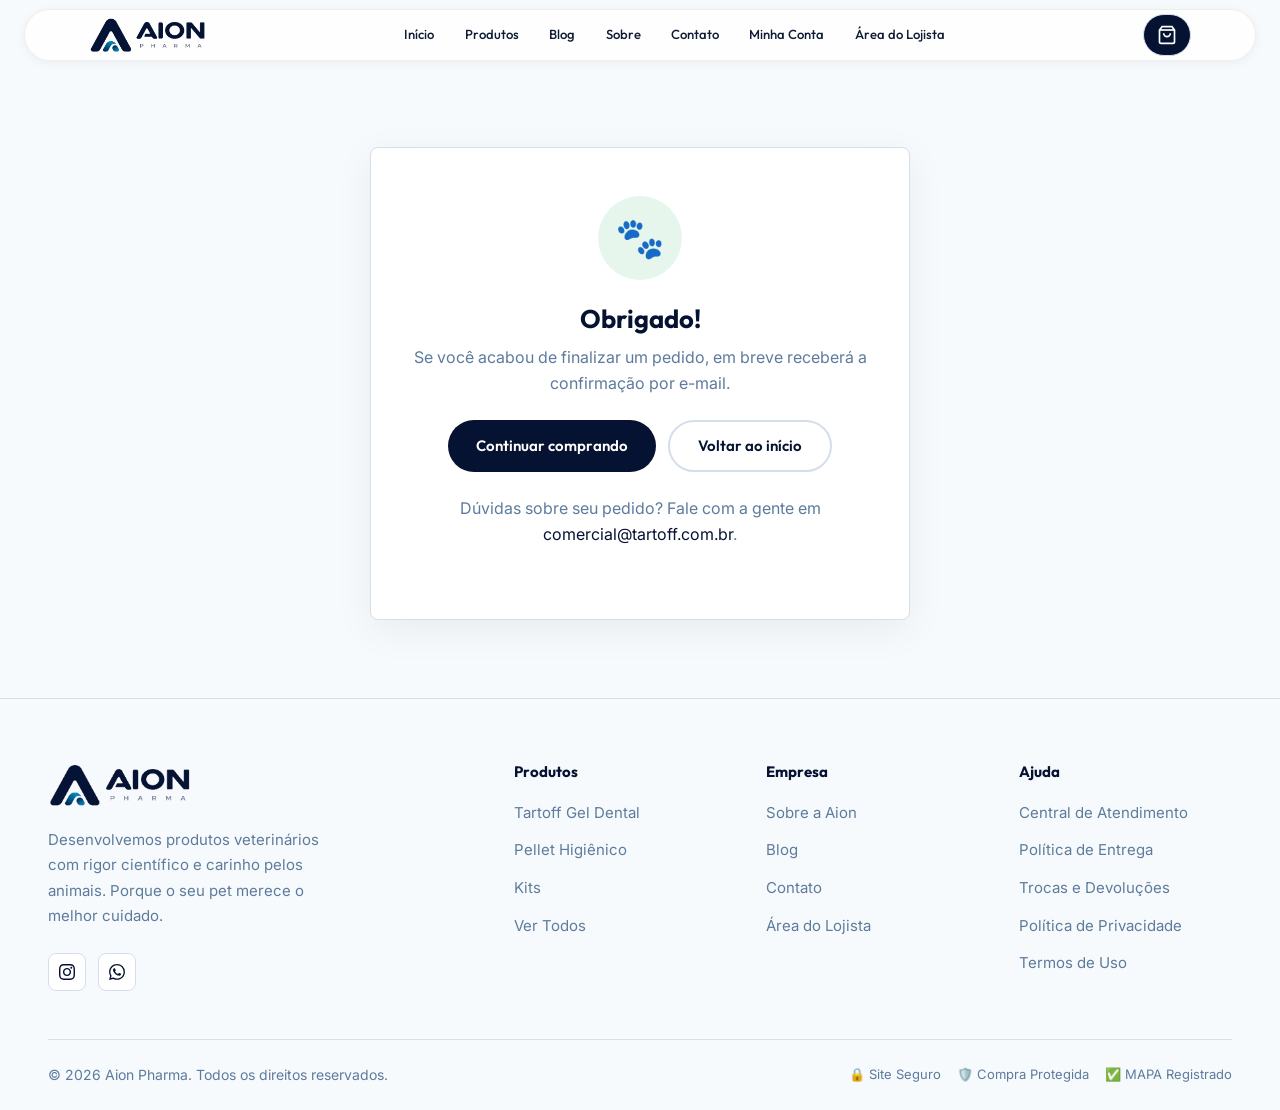
<file: pedido-confirmado.html>
<!DOCTYPE html>
<html lang="pt-BR">
<head>
  <meta charset="UTF-8" />
  <meta name="viewport" content="width=device-width, initial-scale=1.0" />
  <title>Pedido confirmado — Aion Pharma</title>
  <meta name="description" content="Confirmação do seu pedido na Aion Pharma." />
  <meta name="robots" content="noindex" />
  <link rel="preconnect" href="https://fonts.googleapis.com" />
  <link rel="preconnect" href="https://fonts.gstatic.com" crossorigin />
  <link rel="stylesheet" href="https://fonts.googleapis.com/css2?family=Outfit:wght@300;400;500;600;700;800;900&amp;family=Inter:wght@300;400;500;600&amp;display=swap" media="print" onload="this.media='all'" />
  <noscript><link rel="stylesheet" href="https://fonts.googleapis.com/css2?family=Outfit:wght@300;400;500;600;700;800;900&amp;family=Inter:wght@300;400;500;600&amp;display=swap" /></noscript>
  <link rel="stylesheet" href="style.css?v=7" />
  <link rel="icon" type="image/png" href="assets/brand/logo-mark.png" />

  <!-- Limpa o carrinho ANTES do script.js inicializar, quando o pagamento foi concluído -->
  <script>
    (function () {
      try {
        var p = new URLSearchParams(location.search);
        var s = (p.get('status') || p.get('collection_status') || '').toLowerCase();
        var pago = ['sucesso', 'approved', 'pendente', 'pending', 'in_process'].indexOf(s) !== -1;
        if (pago) localStorage.removeItem('aion_cart');
      } catch (e) { /* silencioso */ }
    })();
  </script>

  <style>
    .confirm-wrap {
      min-height: calc(100vh - var(--header-h) - 200px);
      display: flex;
      align-items: center;
      justify-content: center;
      padding: var(--space-16) var(--space-4);
    }
    .confirm-card {
      width: 100%;
      max-width: 540px;
      background: var(--clr-white);
      border: 1px solid var(--clr-border);
      border-radius: var(--radius-lg);
      padding: var(--space-12) var(--space-10);
      text-align: center;
      box-shadow: 0 10px 40px rgba(0, 0, 0, 0.06);
    }
    .confirm-icon {
      width: 84px;
      height: 84px;
      margin: 0 auto var(--space-6);
      border-radius: 50%;
      display: flex;
      align-items: center;
      justify-content: center;
      font-size: 2.5rem;
      font-weight: 700;
      line-height: 1;
    }
    .confirm-card.ok   .confirm-icon { background: #e7f6ec; color: #1d8a4e; }
    .confirm-card.wait .confirm-icon { background: #fdf3e0; color: #b8860b; }
    .confirm-card.fail .confirm-icon { background: #fdeaea; color: #c0392b; }
    .confirm-card h1 { font-size: 1.6rem; margin-bottom: var(--space-3); color: var(--clr-dark); }
    .confirm-card > p { color: var(--clr-text-muted); font-size: 1rem; line-height: 1.6; margin-bottom: var(--space-6); }
    .confirm-meta {
      background: var(--clr-bg);
      border-radius: var(--radius-md, 10px);
      padding: var(--space-4) var(--space-5);
      margin-bottom: var(--space-6);
      text-align: left;
      font-size: 0.875rem;
    }
    .confirm-meta:empty { display: none; }
    .confirm-meta-row { display: flex; justify-content: space-between; gap: var(--space-4); padding: 4px 0; }
    .confirm-meta-row span:first-child { color: var(--clr-text-muted); }
    .confirm-meta-row span:last-child { color: var(--clr-dark); font-weight: 600; word-break: break-all; }
    .confirm-actions { display: flex; flex-direction: column; gap: var(--space-3); }
    @media (min-width: 480px) { .confirm-actions { flex-direction: row; justify-content: center; } }
    .confirm-note { margin-top: var(--space-6); font-size: 0.8125rem; color: var(--clr-text-muted); }
    .confirm-note a { color: var(--clr-primary); }
  </style>
</head>
<body>

<!-- Header -->
<header id="header">
  <div class="container">
    <div class="header-inner">
      <a href="index.html" class="logo"><img src="assets/brand/logo.webp" alt="Aion Pharma" class="logo-img" width="433" height="133" decoding="async" /></a>
      <nav class="nav-links" aria-label="Navegação principal">
        <a href="index.html">Início</a>
        <a href="produtos.html">Produtos</a>
        <a href="blog.html">Blog</a>
        <a href="sobre.html">Sobre</a>
        <a href="contato.html">Contato</a>
        <a href="conta.html">Minha Conta</a>
        <a href="b2b.html">Área do Lojista</a>
      </nav>
      <div class="header-actions">
        <button class="icon-btn cart-btn" id="cart-btn" aria-label="Carrinho">
          <svg width="20" height="20" fill="none" viewBox="0 0 24 24" stroke="currentColor" stroke-width="2"><path d="M6 2L3 6v14a2 2 0 002 2h14a2 2 0 002-2V6l-3-4z"/><line x1="3" y1="6" x2="21" y2="6"/><path d="M16 10a4 4 0 01-8 0"/></svg>
          <span class="cart-count" id="cart-count">0</span>
        </button>
      </div>
      <button class="menu-toggle" id="menu-toggle" aria-label="Menu" aria-expanded="false"><span></span><span></span><span></span></button>
    </div>
  </div>
</header>
<nav class="mobile-nav" id="mobile-nav" aria-label="Navegação mobile">
  <a href="index.html" onclick="closeMobileNav()">Início</a>
  <a href="produtos.html" onclick="closeMobileNav()">Produtos</a>
  <a href="blog.html" onclick="closeMobileNav()">Blog</a>
  <a href="sobre.html" onclick="closeMobileNav()">Sobre</a>
  <a href="contato.html" onclick="closeMobileNav()">Contato</a>
  <a href="conta.html" onclick="closeMobileNav()">Minha Conta</a>
  <a href="b2b.html" onclick="closeMobileNav()">Área do Lojista</a>
</nav>

<!-- Confirmação -->
<main class="confirm-wrap">
  <div class="confirm-card" id="confirm-card">
    <div class="confirm-icon" id="confirm-icon">…</div>
    <h1 id="confirm-title">Processando…</h1>
    <p id="confirm-msg">Aguarde um instante.</p>
    <div class="confirm-meta" id="confirm-meta"></div>
    <div class="confirm-actions">
      <a href="produtos.html" class="btn btn-primary">Continuar comprando</a>
      <a href="index.html" class="btn btn-outline">Voltar ao início</a>
    </div>
    <p class="confirm-note">
      Dúvidas sobre seu pedido? Fale com a gente em
      <a href="mailto:comercial@tartoff.com.br">comercial@tartoff.com.br</a>.
    </p>
  </div>
</main>

<!-- Footer -->
<footer id="footer">
  <div class="container">
    <div class="footer-top">
      <div class="footer-brand">
        <a href="index.html" class="logo"><img src="assets/brand/logo.webp" alt="Aion Pharma" class="logo-img" width="433" height="133" decoding="async" /></a>
        <p>Desenvolvemos produtos veterinários com rigor científico e carinho pelos animais. Porque o seu pet merece o melhor cuidado.</p>
        <div class="footer-social">
          <a href="https://www.instagram.com/tartoff.oficial/" class="social-link" target="_blank" rel="noopener" aria-label="Instagram">
            <svg width="16" height="16" fill="currentColor" viewBox="0 0 24 24">
              <path d="M12 2.163c3.204 0 3.584.012 4.85.07 3.252.148 4.771 1.691 4.919 4.919.058 1.265.069 1.645.069 4.849 0 3.205-.012 3.584-.069 4.849-.149 3.225-1.664 4.771-4.919 4.919-1.266.058-1.644.07-4.85.07-3.204 0-3.584-.012-4.849-.07-3.26-.149-4.771-1.699-4.919-4.92-.058-1.265-.07-1.644-.07-4.849 0-3.204.013-3.583.07-4.849.149-3.227 1.664-4.771 4.919-4.919 1.266-.057 1.645-.069 4.849-.069zm0-2.163c-3.259 0-3.667.014-4.947.072-4.358.2-6.78 2.618-6.98 6.98-.059 1.281-.073 1.689-.073 4.948 0 3.259.014 3.668.072 4.948.2 4.358 2.618 6.78 6.98 6.98 1.281.058 1.689.072 4.948.072 3.259 0 3.668-.014 4.948-.072 4.354-.2 6.782-2.618 6.979-6.98.059-1.28.073-1.689.073-4.948 0-3.259-.014-3.667-.072-4.947-.196-4.354-2.617-6.78-6.979-6.98-1.281-.059-1.69-.073-4.949-.073zm0 5.838c-3.403 0-6.162 2.759-6.162 6.162s2.759 6.163 6.162 6.163 6.162-2.759 6.162-6.163c0-3.403-2.759-6.162-6.162-6.162zm0 10.162c-2.209 0-4-1.79-4-4 0-2.209 1.791-4 4-4s4 1.791 4 4c0 2.21-1.791 4-4 4zm6.406-11.845c-.796 0-1.441.645-1.441 1.44s.645 1.44 1.441 1.44c.795 0 1.439-.645 1.439-1.44s-.644-1.44-1.439-1.44z"/>
            </svg>
          </a>
          <a href="https://wa.me/5541992427421" class="social-link" target="_blank" rel="noopener" aria-label="WhatsApp">
            <svg width="16" height="16" fill="currentColor" viewBox="0 0 24 24">
              <path d="M17.472 14.382c-.297-.149-1.758-.867-2.03-.967-.273-.099-.471-.148-.67.15-.197.297-.767.966-.94 1.164-.173.199-.347.223-.644.075-.297-.15-1.255-.463-2.39-1.475-.883-.788-1.48-1.761-1.653-2.059-.173-.297-.018-.458.13-.606.134-.133.298-.347.446-.52.149-.174.198-.298.298-.497.099-.198.05-.371-.025-.52-.075-.149-.669-1.612-.916-2.207-.242-.579-.487-.5-.669-.51-.173-.008-.371-.01-.57-.01-.198 0-.52.074-.792.372-.272.297-1.04 1.016-1.04 2.479 0 1.462 1.065 2.875 1.213 3.074.149.198 2.096 3.2 5.077 4.487.709.306 1.262.489 1.694.625.712.227 1.36.195 1.871.118.571-.085 1.758-.719 2.006-1.413.248-.694.248-1.289.173-1.413-.074-.124-.272-.198-.57-.347m-5.421 7.403h-.004a9.87 9.87 0 01-5.031-1.378l-.361-.214-3.741.982.998-3.648-.235-.374a9.86 9.86 0 01-1.51-5.26c.001-5.45 4.436-9.884 9.888-9.884 2.64 0 5.122 1.03 6.988 2.898a9.825 9.825 0 012.893 6.994c-.003 5.45-4.437 9.884-9.885 9.884m8.413-18.297A11.815 11.815 0 0012.05 0C5.495 0 .16 5.335.157 11.892c0 2.096.547 4.142 1.588 5.945L.057 24l6.305-1.654a11.882 11.882 0 005.683 1.448h.005c6.554 0 11.89-5.335 11.893-11.893a11.821 11.821 0 00-3.48-8.413z"/>
            </svg>
          </a>
        </div>
      </div>
      <div class="footer-col">
        <h4>Produtos</h4>
        <ul class="footer-links">
          <li><a href="produtos.html?categoria=higiene-bucal">Tartoff Gel Dental</a></li>
          <li><a href="produtos.html?categoria=higiene-lar">Pellet Higiênico</a></li>
          <li><a href="produtos.html">Kits</a></li>
          <li><a href="produtos.html">Ver Todos</a></li>
        </ul>
      </div>
      <div class="footer-col">
        <h4>Empresa</h4>
        <ul class="footer-links">
          <li><a href="sobre.html">Sobre a Aion</a></li>
          <li><a href="blog.html">Blog</a></li>
          <li><a href="contato.html">Contato</a></li>
          <li><a href="b2b.html">Área do Lojista</a></li>
        </ul>
      </div>
      <div class="footer-col">
        <h4>Ajuda</h4>
        <ul class="footer-links">
          <li><a href="contato.html">Central de Atendimento</a></li>
          <li><a href="entrega.html">Política de Entrega</a></li>
          <li><a href="trocas.html">Trocas e Devoluções</a></li>
          <li><a href="privacidade.html">Política de Privacidade</a></li>
          <li><a href="termos.html">Termos de Uso</a></li>
        </ul>
      </div>
    </div>
    <div class="footer-bottom">
      <p>© 2026 Aion Pharma. Todos os direitos reservados.</p>
      <div class="footer-seals">
        <span>🔒 Site Seguro</span>
        <span>🛡️ Compra Protegida</span>
        <span>✅ MAPA Registrado</span>
      </div>
    </div>
  </div>
</footer>

<div class="toast-container" id="toast-container"></div>

<script defer src="script.js?v=14"></script>
<script>
  (function () {
    var p = new URLSearchParams(location.search);

    // O nosso back_url manda status=sucesso|pendente|falha; o Mercado Pago
    // ainda anexa status/collection_status (approved|pending|in_process|rejected...).
    var raw = (p.get('status') || p.get('collection_status') || '').toLowerCase();

    var STATES = {
      sucesso: {
        cls: 'ok', icon: '✓', title: 'Pagamento aprovado!',
        msg: 'Recebemos seu pedido e a confirmação do pagamento. Em breve você receberá os detalhes por e-mail e nós começaremos a preparar o envio. Obrigado pela compra! 🐾'
      },
      pendente: {
        cls: 'wait', icon: '⏳', title: 'Pagamento pendente',
        msg: 'Seu pedido foi registrado e estamos aguardando a confirmação do pagamento (boleto ou Pix podem levar alguns instantes). Assim que for aprovado, você recebe um e-mail e nós preparamos o envio.'
      },
      falha: {
        cls: 'fail', icon: '✕', title: 'Pagamento não concluído',
        msg: 'O pagamento não foi aprovado ou foi cancelado. Não se preocupe — nada foi cobrado. Você pode tentar novamente quando quiser.'
      },
      neutro: {
        cls: 'ok', icon: '🐾', title: 'Obrigado!',
        msg: 'Se você acabou de finalizar um pedido, em breve receberá a confirmação por e-mail.'
      }
    };

    var key = 'neutro';
    if (raw === 'sucesso' || raw === 'approved') key = 'sucesso';
    else if (raw === 'pendente' || raw === 'pending' || raw === 'in_process') key = 'pendente';
    else if (raw === 'falha' || raw === 'rejected' || raw === 'cancelled' || raw === 'null') key = 'falha';

    var st = STATES[key];
    var card = document.getElementById('confirm-card');
    card.className = 'confirm-card ' + st.cls;
    document.getElementById('confirm-icon').textContent = st.icon;
    document.getElementById('confirm-title').textContent = st.title;
    document.getElementById('confirm-msg').textContent = st.msg;

    // Detalhes úteis quando vierem do Mercado Pago
    var meta = document.getElementById('confirm-meta');
    var ref = p.get('external_reference');         // id do pedido no Tiny
    var pay = p.get('payment_id') || p.get('collection_id'); // id do pagamento no MP
    var rows = '';
    if (ref) rows += '<div class="confirm-meta-row"><span>Nº do pedido</span><span>' + ref + '</span></div>';
    if (pay && pay !== 'null') rows += '<div class="confirm-meta-row"><span>Nº do pagamento</span><span>' + pay + '</span></div>';
    meta.innerHTML = rows;

    // Compra aprovada → GA4/Pixel (uma vez por pedido). Pix/boleto pendente
    // não conta aqui: a confirmação deles vem depois, pelo webhook.
    if (key === 'sucesso') {
      document.addEventListener('DOMContentLoaded', function () {
        if (window.trackPurchase) window.trackPurchase(ref);
      }, { once: true });
    }

    // Na falha, o link primário vira "tentar novamente" (o carrinho foi mantido)
    if (key === 'falha') {
      var primary = card.querySelector('.confirm-actions .btn-primary');
      if (primary) { primary.textContent = 'Tentar novamente'; }
    }
  })();
</script>
</body>
</html>
</file>
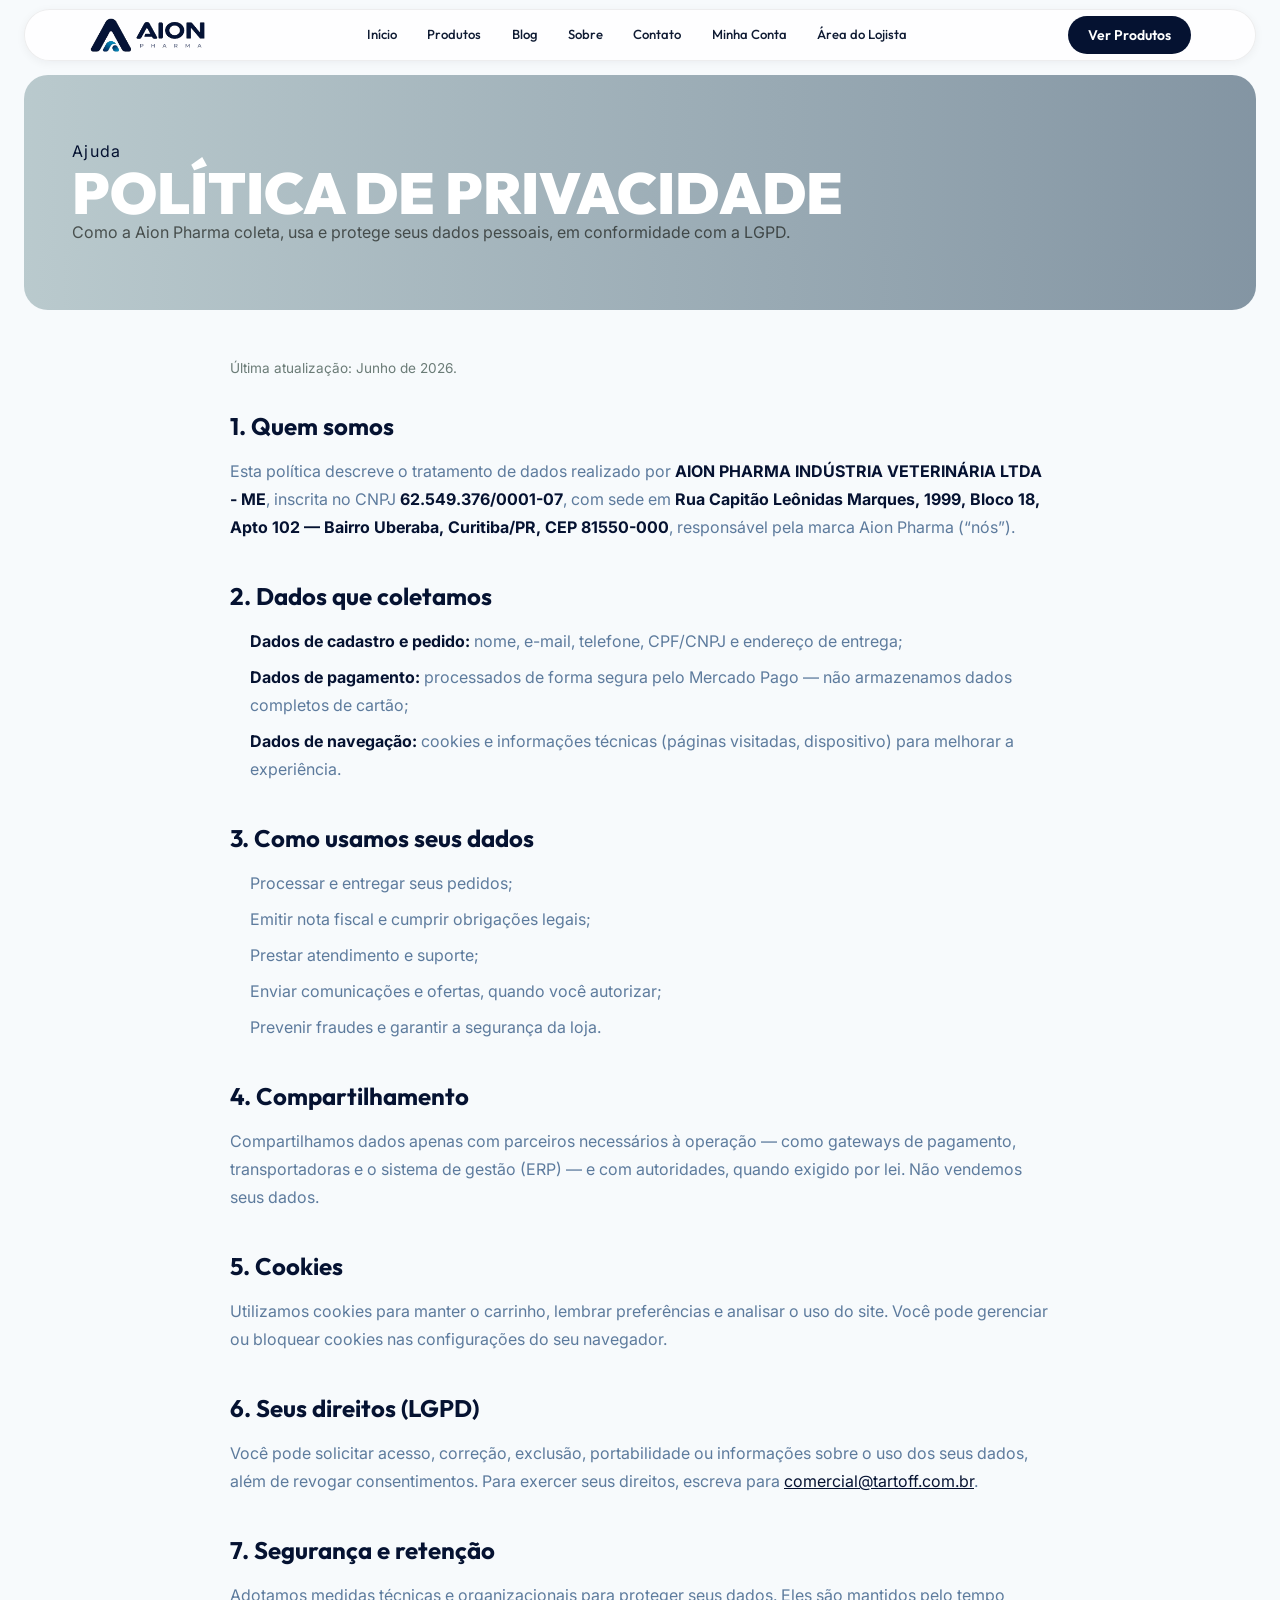
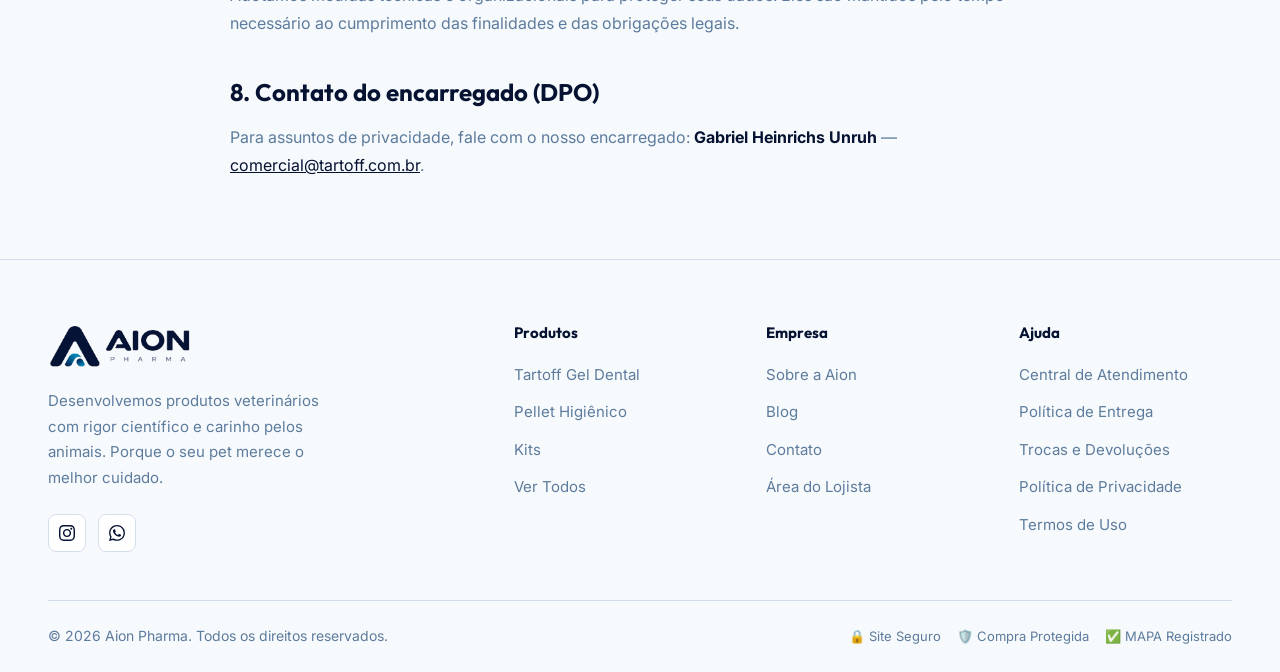
<file: privacidade.html>
<!DOCTYPE html>
<html lang="pt-BR">
<head>
  <meta charset="UTF-8" />
  <meta name="viewport" content="width=device-width, initial-scale=1.0" />
  <title>Política de Privacidade — Aion Pharma</title>
  <meta name="description" content="Como a Aion Pharma trata e protege seus dados, conforme a LGPD." />
  <link rel="preconnect" href="https://fonts.googleapis.com" />
  <link rel="preconnect" href="https://fonts.gstatic.com" crossorigin />
  <link rel="stylesheet" href="https://fonts.googleapis.com/css2?family=Outfit:wght@300;400;500;600;700;800;900&amp;family=Inter:wght@300;400;500;600&amp;display=swap" media="print" onload="this.media='all'" />
  <noscript><link rel="stylesheet" href="https://fonts.googleapis.com/css2?family=Outfit:wght@300;400;500;600;700;800;900&amp;family=Inter:wght@300;400;500;600&amp;display=swap" /></noscript>
  <link rel="stylesheet" href="style.css?v=7" />
  <link rel="icon" type="image/png" href="assets/brand/logo-mark.png" />
</head>
<body>

<!-- ───── Header ───── -->
<header id="header">
  <div class="container">
    <div class="header-inner">
      <a href="index.html" class="logo" aria-label="Aion Pharma Home"><img src="assets/brand/logo.webp" alt="Aion Pharma" class="logo-img" width="433" height="133" decoding="async" /></a>
      <nav class="nav-links" aria-label="Navegação principal">
        <a href="index.html">Início</a>
        <a href="produtos.html">Produtos</a>
        <a href="blog.html">Blog</a>
        <a href="sobre.html">Sobre</a>
        <a href="contato.html">Contato</a>
        <a href="conta.html">Minha Conta</a>
        <a href="b2b.html">Área do Lojista</a>
      </nav>
      <div class="header-actions">
        <a href="produtos.html" class="btn btn-primary btn-sm">Ver Produtos</a>
      </div>
      <button class="menu-toggle" id="menu-toggle" aria-label="Menu mobile" aria-expanded="false">
        <span></span><span></span><span></span>
      </button>
    </div>
  </div>
</header>
<nav class="mobile-nav" id="mobile-nav" aria-label="Navegação mobile">
  <a href="index.html" onclick="closeMobileNav()">Início</a>
  <a href="produtos.html" onclick="closeMobileNav()">Produtos</a>
  <a href="blog.html" onclick="closeMobileNav()">Blog</a>
  <a href="sobre.html" onclick="closeMobileNav()">Sobre</a>
  <a href="contato.html" onclick="closeMobileNav()">Contato</a>
  <a href="conta.html" onclick="closeMobileNav()">Minha Conta</a>
  <a href="b2b.html" onclick="closeMobileNav()">Área do Lojista</a>
  <a href="produtos.html" class="btn btn-primary" style="margin-top:1rem;justify-content:center">Ver Produtos →</a>
</nav>

<section class="page-hero">
  <div class="container">
    <div class="page-hero-tag">Ajuda</div>
    <h1 class="display-2">Política de Privacidade</h1>
    <p>Como a Aion Pharma coleta, usa e protege seus dados pessoais, em conformidade com a LGPD.</p>
  </div>
</section>

<main class="content-page">
  <div class="container">
    <div class="content-wrap">
      <p class="content-updated">Última atualização: Junho de 2026.</p>

      <div class="content-block">
        <h2>1. Quem somos</h2>
        <p>Esta política descreve o tratamento de dados realizado por <strong>AION PHARMA INDÚSTRIA VETERINÁRIA LTDA - ME</strong>, inscrita no CNPJ <strong>62.549.376/0001-07</strong>, com sede em <strong>Rua Capitão Leônidas Marques, 1999, Bloco 18, Apto 102 — Bairro Uberaba, Curitiba/PR, CEP 81550-000</strong>, responsável pela marca Aion Pharma (“nós”).</p>
      </div>

      <div class="content-block">
        <h2>2. Dados que coletamos</h2>
        <ul>
          <li><strong>Dados de cadastro e pedido:</strong> nome, e-mail, telefone, CPF/CNPJ e endereço de entrega;</li>
          <li><strong>Dados de pagamento:</strong> processados de forma segura pelo Mercado Pago — não armazenamos dados completos de cartão;</li>
          <li><strong>Dados de navegação:</strong> cookies e informações técnicas (páginas visitadas, dispositivo) para melhorar a experiência.</li>
        </ul>
      </div>

      <div class="content-block">
        <h2>3. Como usamos seus dados</h2>
        <ul>
          <li>Processar e entregar seus pedidos;</li>
          <li>Emitir nota fiscal e cumprir obrigações legais;</li>
          <li>Prestar atendimento e suporte;</li>
          <li>Enviar comunicações e ofertas, quando você autorizar;</li>
          <li>Prevenir fraudes e garantir a segurança da loja.</li>
        </ul>
      </div>

      <div class="content-block">
        <h2>4. Compartilhamento</h2>
        <p>Compartilhamos dados apenas com parceiros necessários à operação — como gateways de pagamento, transportadoras e o sistema de gestão (ERP) — e com autoridades, quando exigido por lei. Não vendemos seus dados.</p>
      </div>

      <div class="content-block">
        <h2>5. Cookies</h2>
        <p>Utilizamos cookies para manter o carrinho, lembrar preferências e analisar o uso do site. Você pode gerenciar ou bloquear cookies nas configurações do seu navegador.</p>
      </div>

      <div class="content-block">
        <h2>6. Seus direitos (LGPD)</h2>
        <p>Você pode solicitar acesso, correção, exclusão, portabilidade ou informações sobre o uso dos seus dados, além de revogar consentimentos. Para exercer seus direitos, escreva para <a href="mailto:comercial@tartoff.com.br">comercial@tartoff.com.br</a>.</p>
      </div>

      <div class="content-block">
        <h2>7. Segurança e retenção</h2>
        <p>Adotamos medidas técnicas e organizacionais para proteger seus dados. Eles são mantidos pelo tempo necessário ao cumprimento das finalidades e das obrigações legais.</p>
      </div>

      <div class="content-block">
        <h2>8. Contato do encarregado (DPO)</h2>
        <p>Para assuntos de privacidade, fale com o nosso encarregado: <strong>Gabriel Heinrichs Unruh</strong> — <a href="mailto:comercial@tartoff.com.br">comercial@tartoff.com.br</a>.</p>
      </div>
    </div>
  </div>
</main>

<!-- ───── Footer ───── -->
<footer id="footer">
  <div class="container">
    <div class="footer-top">
      <div class="footer-brand">
        <a href="index.html" class="logo"><img src="assets/brand/logo.webp" alt="Aion Pharma" class="logo-img" width="433" height="133" decoding="async" /></a>
        <p>Desenvolvemos produtos veterinários com rigor científico e carinho pelos animais. Porque o seu pet merece o melhor cuidado.</p>
        <div class="footer-social">
          <a href="https://www.instagram.com/tartoff.oficial/" class="social-link" target="_blank" rel="noopener" aria-label="Instagram">
            <svg width="16" height="16" fill="currentColor" viewBox="0 0 24 24">
              <path d="M12 2.163c3.204 0 3.584.012 4.85.07 3.252.148 4.771 1.691 4.919 4.919.058 1.265.069 1.645.069 4.849 0 3.205-.012 3.584-.069 4.849-.149 3.225-1.664 4.771-4.919 4.919-1.266.058-1.644.07-4.85.07-3.204 0-3.584-.012-4.849-.07-3.26-.149-4.771-1.699-4.919-4.92-.058-1.265-.07-1.644-.07-4.849 0-3.204.013-3.583.07-4.849.149-3.227 1.664-4.771 4.919-4.919 1.266-.057 1.645-.069 4.849-.069zm0-2.163c-3.259 0-3.667.014-4.947.072-4.358.2-6.78 2.618-6.98 6.98-.059 1.281-.073 1.689-.073 4.948 0 3.259.014 3.668.072 4.948.2 4.358 2.618 6.78 6.98 6.98 1.281.058 1.689.072 4.948.072 3.259 0 3.668-.014 4.948-.072 4.354-.2 6.782-2.618 6.979-6.98.059-1.28.073-1.689.073-4.948 0-3.259-.014-3.667-.072-4.947-.196-4.354-2.617-6.78-6.979-6.98-1.281-.059-1.69-.073-4.949-.073zm0 5.838c-3.403 0-6.162 2.759-6.162 6.162s2.759 6.163 6.162 6.163 6.162-2.759 6.162-6.163c0-3.403-2.759-6.162-6.162-6.162zm0 10.162c-2.209 0-4-1.79-4-4 0-2.209 1.791-4 4-4s4 1.791 4 4c0 2.21-1.791 4-4 4zm6.406-11.845c-.796 0-1.441.645-1.441 1.44s.645 1.44 1.441 1.44c.795 0 1.439-.645 1.439-1.44s-.644-1.44-1.439-1.44z"/>
            </svg>
          </a>
          <a href="https://wa.me/5541992427421" class="social-link" target="_blank" rel="noopener" aria-label="WhatsApp">
            <svg width="16" height="16" fill="currentColor" viewBox="0 0 24 24">
              <path d="M17.472 14.382c-.297-.149-1.758-.867-2.03-.967-.273-.099-.471-.148-.67.15-.197.297-.767.966-.94 1.164-.173.199-.347.223-.644.075-.297-.15-1.255-.463-2.39-1.475-.883-.788-1.48-1.761-1.653-2.059-.173-.297-.018-.458.13-.606.134-.133.298-.347.446-.52.149-.174.198-.298.298-.497.099-.198.05-.371-.025-.52-.075-.149-.669-1.612-.916-2.207-.242-.579-.487-.5-.669-.51-.173-.008-.371-.01-.57-.01-.198 0-.52.074-.792.372-.272.297-1.04 1.016-1.04 2.479 0 1.462 1.065 2.875 1.213 3.074.149.198 2.096 3.2 5.077 4.487.709.306 1.262.489 1.694.625.712.227 1.36.195 1.871.118.571-.085 1.758-.719 2.006-1.413.248-.694.248-1.289.173-1.413-.074-.124-.272-.198-.57-.347m-5.421 7.403h-.004a9.87 9.87 0 01-5.031-1.378l-.361-.214-3.741.982.998-3.648-.235-.374a9.86 9.86 0 01-1.51-5.26c.001-5.45 4.436-9.884 9.888-9.884 2.64 0 5.122 1.03 6.988 2.898a9.825 9.825 0 012.893 6.994c-.003 5.45-4.437 9.884-9.885 9.884m8.413-18.297A11.815 11.815 0 0012.05 0C5.495 0 .16 5.335.157 11.892c0 2.096.547 4.142 1.588 5.945L.057 24l6.305-1.654a11.882 11.882 0 005.683 1.448h.005c6.554 0 11.89-5.335 11.893-11.893a11.821 11.821 0 00-3.48-8.413z"/>
            </svg>
          </a>
        </div>
      </div>
      <div class="footer-col">
        <h4>Produtos</h4>
        <ul class="footer-links">
          <li><a href="produtos.html?categoria=higiene-bucal">Tartoff Gel Dental</a></li>
          <li><a href="produtos.html?categoria=higiene-lar">Pellet Higiênico</a></li>
          <li><a href="produtos.html">Kits</a></li>
          <li><a href="produtos.html">Ver Todos</a></li>
        </ul>
      </div>
      <div class="footer-col">
        <h4>Empresa</h4>
        <ul class="footer-links">
          <li><a href="sobre.html">Sobre a Aion</a></li>
          <li><a href="blog.html">Blog</a></li>
          <li><a href="contato.html">Contato</a></li>
          <li><a href="b2b.html">Área do Lojista</a></li>
        </ul>
      </div>
      <div class="footer-col">
        <h4>Ajuda</h4>
        <ul class="footer-links">
          <li><a href="contato.html">Central de Atendimento</a></li>
          <li><a href="entrega.html">Política de Entrega</a></li>
          <li><a href="trocas.html">Trocas e Devoluções</a></li>
          <li><a href="privacidade.html">Política de Privacidade</a></li>
          <li><a href="termos.html">Termos de Uso</a></li>
        </ul>
      </div>
    </div>
    <div class="footer-bottom">
      <p>© 2026 Aion Pharma. Todos os direitos reservados.</p>
      <div class="footer-seals">
        <span>🔒 Site Seguro</span>
        <span>🛡️ Compra Protegida</span>
        <span>✅ MAPA Registrado</span>
      </div>
    </div>
  </div>
</footer>

<div class="toast-container" id="toast-container"></div>
<script defer src="script.js?v=14"></script>
</body>
</html>
</file>
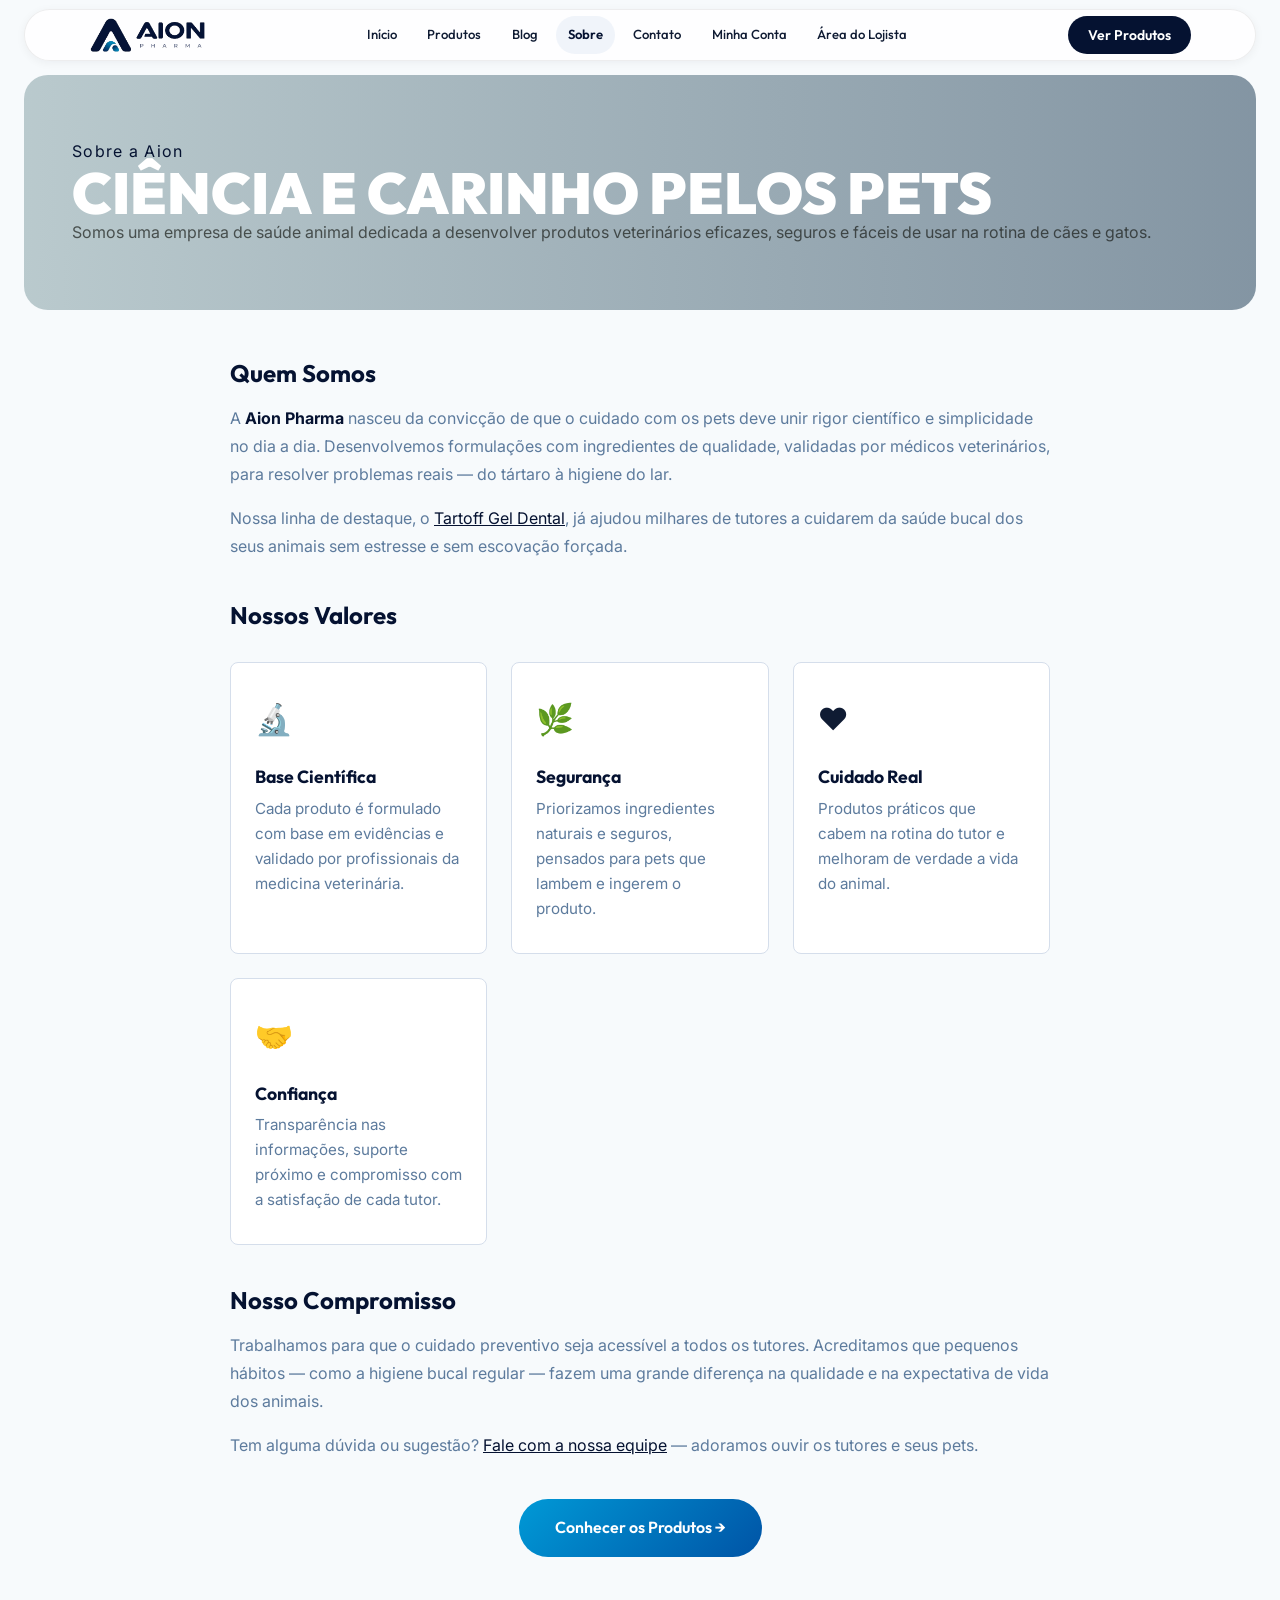
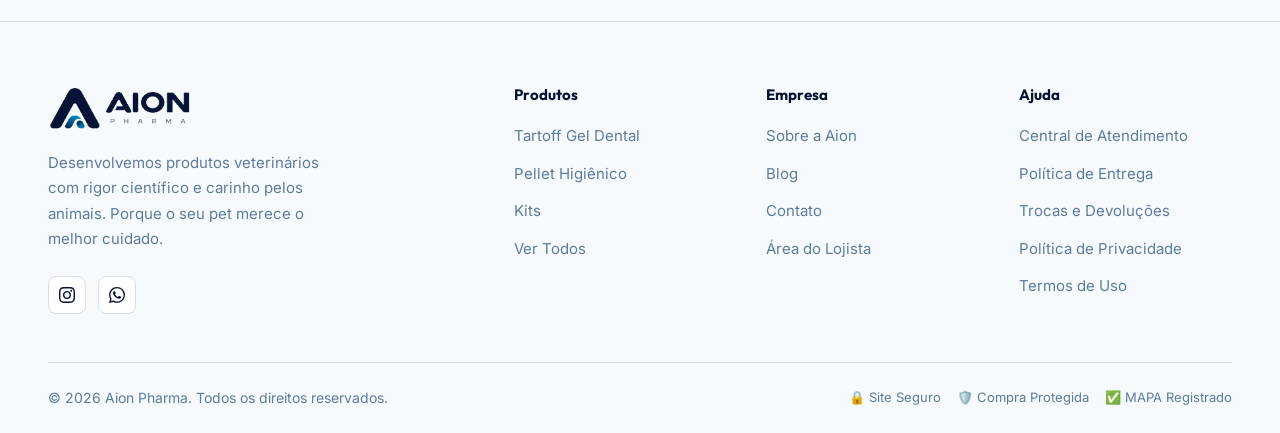
<file: sobre.html>
<!DOCTYPE html>
<html lang="pt-BR">
<head>
  <meta charset="UTF-8" />
  <meta name="viewport" content="width=device-width, initial-scale=1.0" />
  <title>Sobre a Aion Pharma</title>
  <meta name="description" content="Conheça a Aion Pharma: ciência veterinária e carinho pelos pets em cada produto." />
  <link rel="preconnect" href="https://fonts.googleapis.com" />
  <link rel="preconnect" href="https://fonts.gstatic.com" crossorigin />
  <link rel="stylesheet" href="https://fonts.googleapis.com/css2?family=Outfit:wght@300;400;500;600;700;800;900&amp;family=Inter:wght@300;400;500;600&amp;display=swap" media="print" onload="this.media='all'" />
  <noscript><link rel="stylesheet" href="https://fonts.googleapis.com/css2?family=Outfit:wght@300;400;500;600;700;800;900&amp;family=Inter:wght@300;400;500;600&amp;display=swap" /></noscript>
  <link rel="stylesheet" href="style.css?v=7" />
  <link rel="icon" type="image/png" href="assets/brand/logo-mark.png" />
</head>
<body>

<!-- ───── Header ───── -->
<header id="header">
  <div class="container">
    <div class="header-inner">
      <a href="index.html" class="logo" aria-label="Aion Pharma Home"><img src="assets/brand/logo.webp" alt="Aion Pharma" class="logo-img" width="433" height="133" decoding="async" /></a>
      <nav class="nav-links" aria-label="Navegação principal">
        <a href="index.html">Início</a>
        <a href="produtos.html">Produtos</a>
        <a href="blog.html">Blog</a>
        <a href="sobre.html" class="active">Sobre</a>
        <a href="contato.html">Contato</a>
        <a href="conta.html">Minha Conta</a>
        <a href="b2b.html">Área do Lojista</a>
      </nav>
      <div class="header-actions">
        <a href="produtos.html" class="btn btn-primary btn-sm">Ver Produtos</a>
      </div>
      <button class="menu-toggle" id="menu-toggle" aria-label="Menu mobile" aria-expanded="false">
        <span></span><span></span><span></span>
      </button>
    </div>
  </div>
</header>
<nav class="mobile-nav" id="mobile-nav" aria-label="Navegação mobile">
  <a href="index.html" onclick="closeMobileNav()">Início</a>
  <a href="produtos.html" onclick="closeMobileNav()">Produtos</a>
  <a href="blog.html" onclick="closeMobileNav()">Blog</a>
  <a href="sobre.html" onclick="closeMobileNav()">Sobre</a>
  <a href="contato.html" onclick="closeMobileNav()">Contato</a>
  <a href="conta.html" onclick="closeMobileNav()">Minha Conta</a>
  <a href="b2b.html" onclick="closeMobileNav()">Área do Lojista</a>
  <a href="produtos.html" class="btn btn-primary" style="margin-top:1rem;justify-content:center">Ver Produtos →</a>
</nav>

<!-- Page Hero -->
<section class="page-hero">
  <div class="container">
    <div class="page-hero-tag">Sobre a Aion</div>
    <h1 class="display-2">Ciência e Carinho pelos Pets</h1>
    <p>Somos uma empresa de saúde animal dedicada a desenvolver produtos veterinários eficazes, seguros e fáceis de usar na rotina de cães e gatos.</p>
  </div>
</section>

<main class="content-page">
  <div class="container">
    <div class="content-wrap">
      <div class="content-block">
        <h2>Quem Somos</h2>
        <p>A <strong>Aion Pharma</strong> nasceu da convicção de que o cuidado com os pets deve unir rigor científico e simplicidade no dia a dia. Desenvolvemos formulações com ingredientes de qualidade, validadas por médicos veterinários, para resolver problemas reais — do tártaro à higiene do lar.</p>
        <p>Nossa linha de destaque, o <a href="produtos.html?categoria=higiene-bucal">Tartoff Gel Dental</a>, já ajudou milhares de tutores a cuidarem da saúde bucal dos seus animais sem estresse e sem escovação forçada.</p>
      </div>

      <div class="content-block">
        <h2>Nossos Valores</h2>
        <div class="value-grid">
          <div class="value-card">
            <div class="value-icon">🔬</div>
            <h3>Base Científica</h3>
            <p>Cada produto é formulado com base em evidências e validado por profissionais da medicina veterinária.</p>
          </div>
          <div class="value-card">
            <div class="value-icon">🌿</div>
            <h3>Segurança</h3>
            <p>Priorizamos ingredientes naturais e seguros, pensados para pets que lambem e ingerem o produto.</p>
          </div>
          <div class="value-card">
            <div class="value-icon">❤️</div>
            <h3>Cuidado Real</h3>
            <p>Produtos práticos que cabem na rotina do tutor e melhoram de verdade a vida do animal.</p>
          </div>
          <div class="value-card">
            <div class="value-icon">🤝</div>
            <h3>Confiança</h3>
            <p>Transparência nas informações, suporte próximo e compromisso com a satisfação de cada tutor.</p>
          </div>
        </div>
      </div>

      <div class="content-block">
        <h2>Nosso Compromisso</h2>
        <p>Trabalhamos para que o cuidado preventivo seja acessível a todos os tutores. Acreditamos que pequenos hábitos — como a higiene bucal regular — fazem uma grande diferença na qualidade e na expectativa de vida dos animais.</p>
        <p>Tem alguma dúvida ou sugestão? <a href="contato.html">Fale com a nossa equipe</a> — adoramos ouvir os tutores e seus pets.</p>
      </div>

      <div class="content-wrap" style="text-align:center;margin-top:1rem">
        <a href="produtos.html" class="btn btn-gold btn-lg">Conhecer os Produtos →</a>
      </div>
    </div>
  </div>
</main>

<!-- ───── Footer ───── -->
<footer id="footer">
  <div class="container">
    <div class="footer-top">
      <div class="footer-brand">
        <a href="index.html" class="logo"><img src="assets/brand/logo.webp" alt="Aion Pharma" class="logo-img" width="433" height="133" decoding="async" /></a>
        <p>Desenvolvemos produtos veterinários com rigor científico e carinho pelos animais. Porque o seu pet merece o melhor cuidado.</p>
        <div class="footer-social">
          <a href="https://www.instagram.com/tartoff.oficial/" class="social-link" target="_blank" rel="noopener" aria-label="Instagram">
            <svg width="16" height="16" fill="currentColor" viewBox="0 0 24 24">
              <path d="M12 2.163c3.204 0 3.584.012 4.85.07 3.252.148 4.771 1.691 4.919 4.919.058 1.265.069 1.645.069 4.849 0 3.205-.012 3.584-.069 4.849-.149 3.225-1.664 4.771-4.919 4.919-1.266.058-1.644.07-4.85.07-3.204 0-3.584-.012-4.849-.07-3.26-.149-4.771-1.699-4.919-4.92-.058-1.265-.07-1.644-.07-4.849 0-3.204.013-3.583.07-4.849.149-3.227 1.664-4.771 4.919-4.919 1.266-.057 1.645-.069 4.849-.069zm0-2.163c-3.259 0-3.667.014-4.947.072-4.358.2-6.78 2.618-6.98 6.98-.059 1.281-.073 1.689-.073 4.948 0 3.259.014 3.668.072 4.948.2 4.358 2.618 6.78 6.98 6.98 1.281.058 1.689.072 4.948.072 3.259 0 3.668-.014 4.948-.072 4.354-.2 6.782-2.618 6.979-6.98.059-1.28.073-1.689.073-4.948 0-3.259-.014-3.667-.072-4.947-.196-4.354-2.617-6.78-6.979-6.98-1.281-.059-1.69-.073-4.949-.073zm0 5.838c-3.403 0-6.162 2.759-6.162 6.162s2.759 6.163 6.162 6.163 6.162-2.759 6.162-6.163c0-3.403-2.759-6.162-6.162-6.162zm0 10.162c-2.209 0-4-1.79-4-4 0-2.209 1.791-4 4-4s4 1.791 4 4c0 2.21-1.791 4-4 4zm6.406-11.845c-.796 0-1.441.645-1.441 1.44s.645 1.44 1.441 1.44c.795 0 1.439-.645 1.439-1.44s-.644-1.44-1.439-1.44z"/>
            </svg>
          </a>
          <a href="https://wa.me/5541992427421" class="social-link" target="_blank" rel="noopener" aria-label="WhatsApp">
            <svg width="16" height="16" fill="currentColor" viewBox="0 0 24 24">
              <path d="M17.472 14.382c-.297-.149-1.758-.867-2.03-.967-.273-.099-.471-.148-.67.15-.197.297-.767.966-.94 1.164-.173.199-.347.223-.644.075-.297-.15-1.255-.463-2.39-1.475-.883-.788-1.48-1.761-1.653-2.059-.173-.297-.018-.458.13-.606.134-.133.298-.347.446-.52.149-.174.198-.298.298-.497.099-.198.05-.371-.025-.52-.075-.149-.669-1.612-.916-2.207-.242-.579-.487-.5-.669-.51-.173-.008-.371-.01-.57-.01-.198 0-.52.074-.792.372-.272.297-1.04 1.016-1.04 2.479 0 1.462 1.065 2.875 1.213 3.074.149.198 2.096 3.2 5.077 4.487.709.306 1.262.489 1.694.625.712.227 1.36.195 1.871.118.571-.085 1.758-.719 2.006-1.413.248-.694.248-1.289.173-1.413-.074-.124-.272-.198-.57-.347m-5.421 7.403h-.004a9.87 9.87 0 01-5.031-1.378l-.361-.214-3.741.982.998-3.648-.235-.374a9.86 9.86 0 01-1.51-5.26c.001-5.45 4.436-9.884 9.888-9.884 2.64 0 5.122 1.03 6.988 2.898a9.825 9.825 0 012.893 6.994c-.003 5.45-4.437 9.884-9.885 9.884m8.413-18.297A11.815 11.815 0 0012.05 0C5.495 0 .16 5.335.157 11.892c0 2.096.547 4.142 1.588 5.945L.057 24l6.305-1.654a11.882 11.882 0 005.683 1.448h.005c6.554 0 11.89-5.335 11.893-11.893a11.821 11.821 0 00-3.48-8.413z"/>
            </svg>
          </a>
        </div>
      </div>
      <div class="footer-col">
        <h4>Produtos</h4>
        <ul class="footer-links">
          <li><a href="produtos.html?categoria=higiene-bucal">Tartoff Gel Dental</a></li>
          <li><a href="produtos.html?categoria=higiene-lar">Pellet Higiênico</a></li>
          <li><a href="produtos.html">Kits</a></li>
          <li><a href="produtos.html">Ver Todos</a></li>
        </ul>
      </div>
      <div class="footer-col">
        <h4>Empresa</h4>
        <ul class="footer-links">
          <li><a href="sobre.html">Sobre a Aion</a></li>
          <li><a href="blog.html">Blog</a></li>
          <li><a href="contato.html">Contato</a></li>
          <li><a href="b2b.html">Área do Lojista</a></li>
        </ul>
      </div>
      <div class="footer-col">
        <h4>Ajuda</h4>
        <ul class="footer-links">
          <li><a href="contato.html">Central de Atendimento</a></li>
          <li><a href="entrega.html">Política de Entrega</a></li>
          <li><a href="trocas.html">Trocas e Devoluções</a></li>
          <li><a href="privacidade.html">Política de Privacidade</a></li>
          <li><a href="termos.html">Termos de Uso</a></li>
        </ul>
      </div>
    </div>
    <div class="footer-bottom">
      <p>© 2026 Aion Pharma. Todos os direitos reservados.</p>
      <div class="footer-seals">
        <span>🔒 Site Seguro</span>
        <span>🛡️ Compra Protegida</span>
        <span>✅ MAPA Registrado</span>
      </div>
    </div>
  </div>
</footer>

<div class="toast-container" id="toast-container"></div>
<script defer src="script.js?v=14"></script>
</body>
</html>
</file>
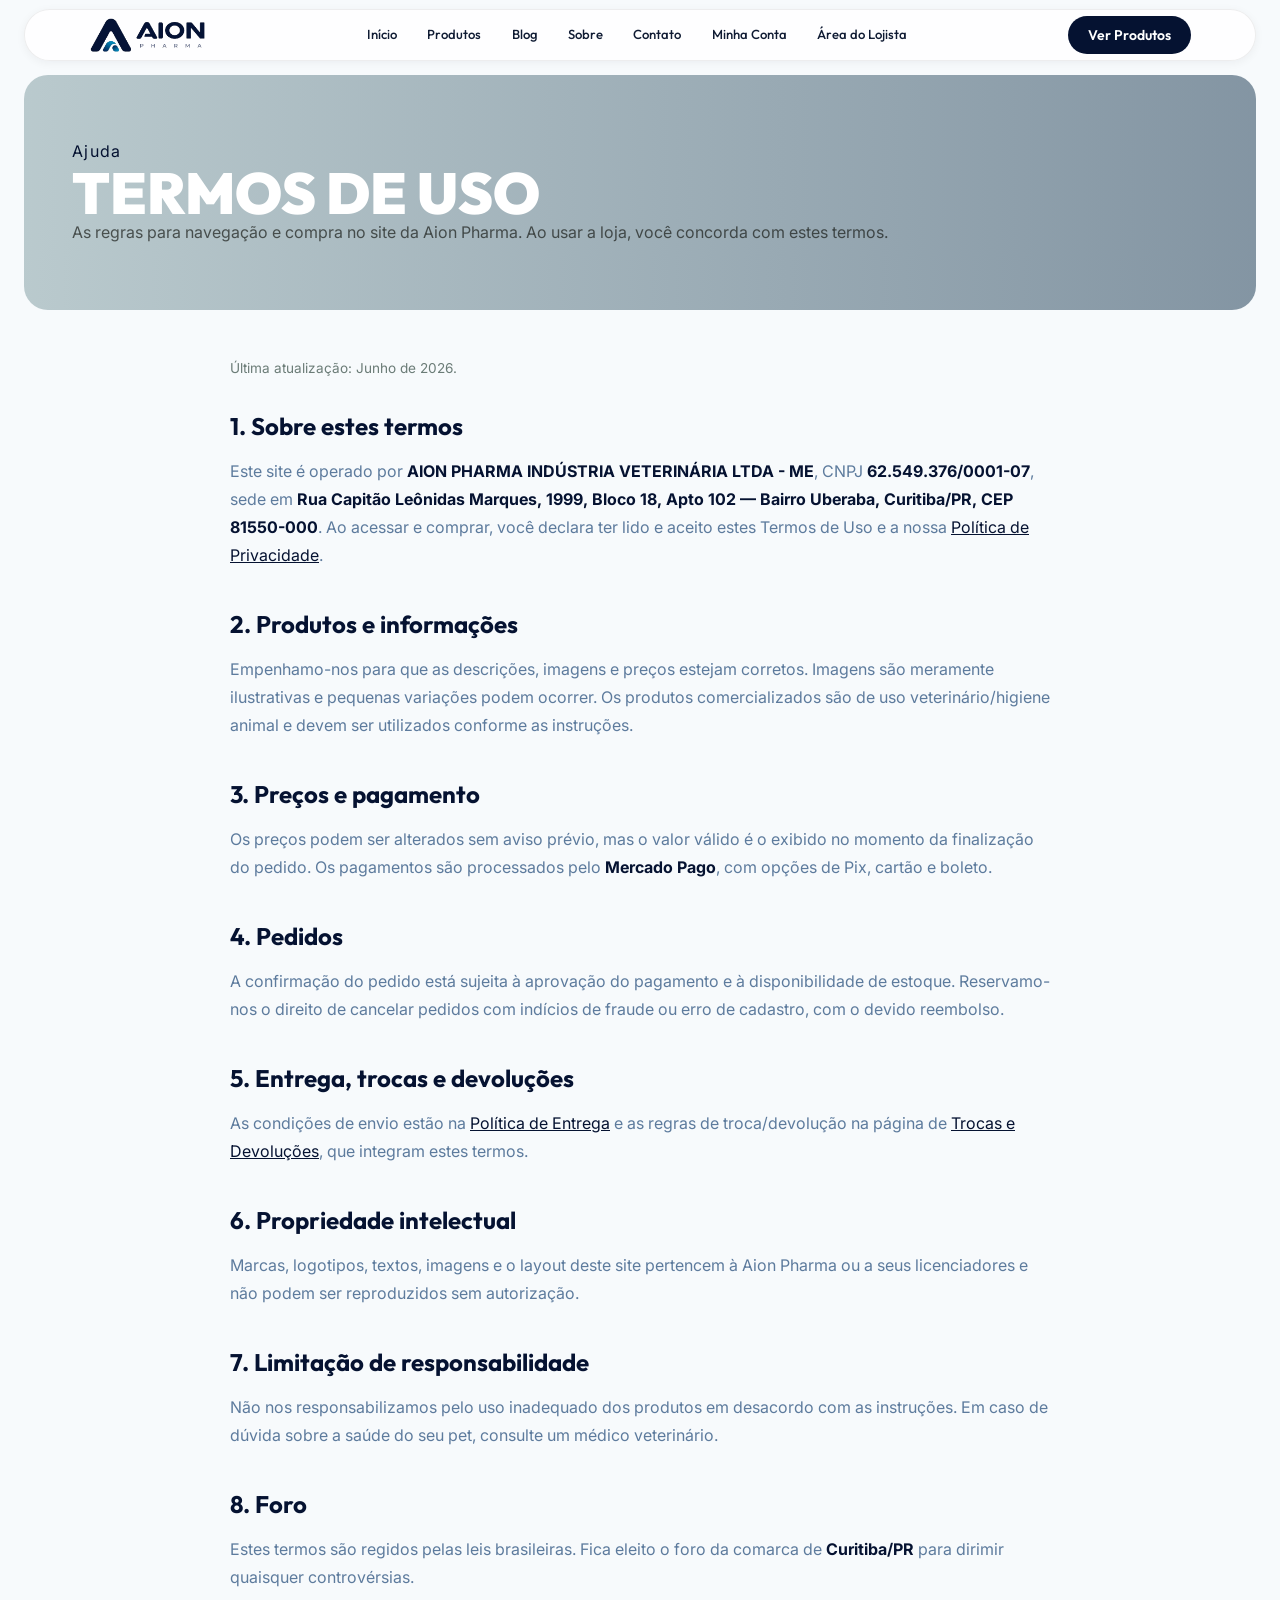
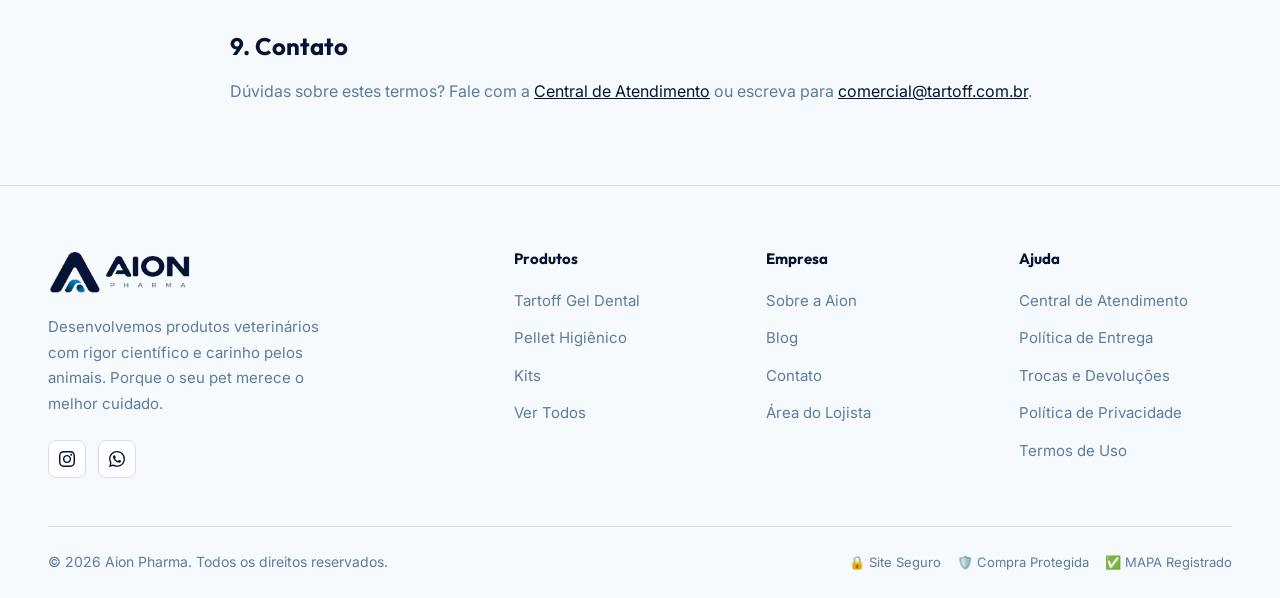
<file: termos.html>
<!DOCTYPE html>
<html lang="pt-BR">
<head>
  <meta charset="UTF-8" />
  <meta name="viewport" content="width=device-width, initial-scale=1.0" />
  <title>Termos de Uso — Aion Pharma</title>
  <meta name="description" content="Regras de navegação e compra na loja Aion Pharma." />
  <link rel="preconnect" href="https://fonts.googleapis.com" />
  <link rel="preconnect" href="https://fonts.gstatic.com" crossorigin />
  <link rel="stylesheet" href="https://fonts.googleapis.com/css2?family=Outfit:wght@300;400;500;600;700;800;900&amp;family=Inter:wght@300;400;500;600&amp;display=swap" media="print" onload="this.media='all'" />
  <noscript><link rel="stylesheet" href="https://fonts.googleapis.com/css2?family=Outfit:wght@300;400;500;600;700;800;900&amp;family=Inter:wght@300;400;500;600&amp;display=swap" /></noscript>
  <link rel="stylesheet" href="style.css?v=7" />
  <link rel="icon" type="image/png" href="assets/brand/logo-mark.png" />
</head>
<body>

<!-- ───── Header ───── -->
<header id="header">
  <div class="container">
    <div class="header-inner">
      <a href="index.html" class="logo" aria-label="Aion Pharma Home"><img src="assets/brand/logo.webp" alt="Aion Pharma" class="logo-img" width="433" height="133" decoding="async" /></a>
      <nav class="nav-links" aria-label="Navegação principal">
        <a href="index.html">Início</a>
        <a href="produtos.html">Produtos</a>
        <a href="blog.html">Blog</a>
        <a href="sobre.html">Sobre</a>
        <a href="contato.html">Contato</a>
        <a href="conta.html">Minha Conta</a>
        <a href="b2b.html">Área do Lojista</a>
      </nav>
      <div class="header-actions">
        <a href="produtos.html" class="btn btn-primary btn-sm">Ver Produtos</a>
      </div>
      <button class="menu-toggle" id="menu-toggle" aria-label="Menu mobile" aria-expanded="false">
        <span></span><span></span><span></span>
      </button>
    </div>
  </div>
</header>
<nav class="mobile-nav" id="mobile-nav" aria-label="Navegação mobile">
  <a href="index.html" onclick="closeMobileNav()">Início</a>
  <a href="produtos.html" onclick="closeMobileNav()">Produtos</a>
  <a href="blog.html" onclick="closeMobileNav()">Blog</a>
  <a href="sobre.html" onclick="closeMobileNav()">Sobre</a>
  <a href="contato.html" onclick="closeMobileNav()">Contato</a>
  <a href="conta.html" onclick="closeMobileNav()">Minha Conta</a>
  <a href="b2b.html" onclick="closeMobileNav()">Área do Lojista</a>
  <a href="produtos.html" class="btn btn-primary" style="margin-top:1rem;justify-content:center">Ver Produtos →</a>
</nav>

<section class="page-hero">
  <div class="container">
    <div class="page-hero-tag">Ajuda</div>
    <h1 class="display-2">Termos de Uso</h1>
    <p>As regras para navegação e compra no site da Aion Pharma. Ao usar a loja, você concorda com estes termos.</p>
  </div>
</section>

<main class="content-page">
  <div class="container">
    <div class="content-wrap">
      <p class="content-updated">Última atualização: Junho de 2026.</p>

      <div class="content-block">
        <h2>1. Sobre estes termos</h2>
        <p>Este site é operado por <strong>AION PHARMA INDÚSTRIA VETERINÁRIA LTDA - ME</strong>, CNPJ <strong>62.549.376/0001-07</strong>, sede em <strong>Rua Capitão Leônidas Marques, 1999, Bloco 18, Apto 102 — Bairro Uberaba, Curitiba/PR, CEP 81550-000</strong>. Ao acessar e comprar, você declara ter lido e aceito estes Termos de Uso e a nossa <a href="privacidade.html">Política de Privacidade</a>.</p>
      </div>

      <div class="content-block">
        <h2>2. Produtos e informações</h2>
        <p>Empenhamo-nos para que as descrições, imagens e preços estejam corretos. Imagens são meramente ilustrativas e pequenas variações podem ocorrer. Os produtos comercializados são de uso veterinário/higiene animal e devem ser utilizados conforme as instruções.</p>
      </div>

      <div class="content-block">
        <h2>3. Preços e pagamento</h2>
        <p>Os preços podem ser alterados sem aviso prévio, mas o valor válido é o exibido no momento da finalização do pedido. Os pagamentos são processados pelo <strong>Mercado Pago</strong>, com opções de Pix, cartão e boleto.</p>
      </div>

      <div class="content-block">
        <h2>4. Pedidos</h2>
        <p>A confirmação do pedido está sujeita à aprovação do pagamento e à disponibilidade de estoque. Reservamo-nos o direito de cancelar pedidos com indícios de fraude ou erro de cadastro, com o devido reembolso.</p>
      </div>

      <div class="content-block">
        <h2>5. Entrega, trocas e devoluções</h2>
        <p>As condições de envio estão na <a href="entrega.html">Política de Entrega</a> e as regras de troca/devolução na página de <a href="trocas.html">Trocas e Devoluções</a>, que integram estes termos.</p>
      </div>

      <div class="content-block">
        <h2>6. Propriedade intelectual</h2>
        <p>Marcas, logotipos, textos, imagens e o layout deste site pertencem à Aion Pharma ou a seus licenciadores e não podem ser reproduzidos sem autorização.</p>
      </div>

      <div class="content-block">
        <h2>7. Limitação de responsabilidade</h2>
        <p>Não nos responsabilizamos pelo uso inadequado dos produtos em desacordo com as instruções. Em caso de dúvida sobre a saúde do seu pet, consulte um médico veterinário.</p>
      </div>

      <div class="content-block">
        <h2>8. Foro</h2>
        <p>Estes termos são regidos pelas leis brasileiras. Fica eleito o foro da comarca de <strong>Curitiba/PR</strong> para dirimir quaisquer controvérsias.</p>
      </div>

      <div class="content-block">
        <h2>9. Contato</h2>
        <p>Dúvidas sobre estes termos? Fale com a <a href="contato.html">Central de Atendimento</a> ou escreva para <a href="mailto:comercial@tartoff.com.br">comercial@tartoff.com.br</a>.</p>
      </div>
    </div>
  </div>
</main>

<!-- ───── Footer ───── -->
<footer id="footer">
  <div class="container">
    <div class="footer-top">
      <div class="footer-brand">
        <a href="index.html" class="logo"><img src="assets/brand/logo.webp" alt="Aion Pharma" class="logo-img" width="433" height="133" decoding="async" /></a>
        <p>Desenvolvemos produtos veterinários com rigor científico e carinho pelos animais. Porque o seu pet merece o melhor cuidado.</p>
        <div class="footer-social">
          <a href="https://www.instagram.com/tartoff.oficial/" class="social-link" target="_blank" rel="noopener" aria-label="Instagram">
            <svg width="16" height="16" fill="currentColor" viewBox="0 0 24 24">
              <path d="M12 2.163c3.204 0 3.584.012 4.85.07 3.252.148 4.771 1.691 4.919 4.919.058 1.265.069 1.645.069 4.849 0 3.205-.012 3.584-.069 4.849-.149 3.225-1.664 4.771-4.919 4.919-1.266.058-1.644.07-4.85.07-3.204 0-3.584-.012-4.849-.07-3.26-.149-4.771-1.699-4.919-4.92-.058-1.265-.07-1.644-.07-4.849 0-3.204.013-3.583.07-4.849.149-3.227 1.664-4.771 4.919-4.919 1.266-.057 1.645-.069 4.849-.069zm0-2.163c-3.259 0-3.667.014-4.947.072-4.358.2-6.78 2.618-6.98 6.98-.059 1.281-.073 1.689-.073 4.948 0 3.259.014 3.668.072 4.948.2 4.358 2.618 6.78 6.98 6.98 1.281.058 1.689.072 4.948.072 3.259 0 3.668-.014 4.948-.072 4.354-.2 6.782-2.618 6.979-6.98.059-1.28.073-1.689.073-4.948 0-3.259-.014-3.667-.072-4.947-.196-4.354-2.617-6.78-6.979-6.98-1.281-.059-1.69-.073-4.949-.073zm0 5.838c-3.403 0-6.162 2.759-6.162 6.162s2.759 6.163 6.162 6.163 6.162-2.759 6.162-6.163c0-3.403-2.759-6.162-6.162-6.162zm0 10.162c-2.209 0-4-1.79-4-4 0-2.209 1.791-4 4-4s4 1.791 4 4c0 2.21-1.791 4-4 4zm6.406-11.845c-.796 0-1.441.645-1.441 1.44s.645 1.44 1.441 1.44c.795 0 1.439-.645 1.439-1.44s-.644-1.44-1.439-1.44z"/>
            </svg>
          </a>
          <a href="https://wa.me/5541992427421" class="social-link" target="_blank" rel="noopener" aria-label="WhatsApp">
            <svg width="16" height="16" fill="currentColor" viewBox="0 0 24 24">
              <path d="M17.472 14.382c-.297-.149-1.758-.867-2.03-.967-.273-.099-.471-.148-.67.15-.197.297-.767.966-.94 1.164-.173.199-.347.223-.644.075-.297-.15-1.255-.463-2.39-1.475-.883-.788-1.48-1.761-1.653-2.059-.173-.297-.018-.458.13-.606.134-.133.298-.347.446-.52.149-.174.198-.298.298-.497.099-.198.05-.371-.025-.52-.075-.149-.669-1.612-.916-2.207-.242-.579-.487-.5-.669-.51-.173-.008-.371-.01-.57-.01-.198 0-.52.074-.792.372-.272.297-1.04 1.016-1.04 2.479 0 1.462 1.065 2.875 1.213 3.074.149.198 2.096 3.2 5.077 4.487.709.306 1.262.489 1.694.625.712.227 1.36.195 1.871.118.571-.085 1.758-.719 2.006-1.413.248-.694.248-1.289.173-1.413-.074-.124-.272-.198-.57-.347m-5.421 7.403h-.004a9.87 9.87 0 01-5.031-1.378l-.361-.214-3.741.982.998-3.648-.235-.374a9.86 9.86 0 01-1.51-5.26c.001-5.45 4.436-9.884 9.888-9.884 2.64 0 5.122 1.03 6.988 2.898a9.825 9.825 0 012.893 6.994c-.003 5.45-4.437 9.884-9.885 9.884m8.413-18.297A11.815 11.815 0 0012.05 0C5.495 0 .16 5.335.157 11.892c0 2.096.547 4.142 1.588 5.945L.057 24l6.305-1.654a11.882 11.882 0 005.683 1.448h.005c6.554 0 11.89-5.335 11.893-11.893a11.821 11.821 0 00-3.48-8.413z"/>
            </svg>
          </a>
        </div>
      </div>
      <div class="footer-col">
        <h4>Produtos</h4>
        <ul class="footer-links">
          <li><a href="produtos.html?categoria=higiene-bucal">Tartoff Gel Dental</a></li>
          <li><a href="produtos.html?categoria=higiene-lar">Pellet Higiênico</a></li>
          <li><a href="produtos.html">Kits</a></li>
          <li><a href="produtos.html">Ver Todos</a></li>
        </ul>
      </div>
      <div class="footer-col">
        <h4>Empresa</h4>
        <ul class="footer-links">
          <li><a href="sobre.html">Sobre a Aion</a></li>
          <li><a href="blog.html">Blog</a></li>
          <li><a href="contato.html">Contato</a></li>
          <li><a href="b2b.html">Área do Lojista</a></li>
        </ul>
      </div>
      <div class="footer-col">
        <h4>Ajuda</h4>
        <ul class="footer-links">
          <li><a href="contato.html">Central de Atendimento</a></li>
          <li><a href="entrega.html">Política de Entrega</a></li>
          <li><a href="trocas.html">Trocas e Devoluções</a></li>
          <li><a href="privacidade.html">Política de Privacidade</a></li>
          <li><a href="termos.html">Termos de Uso</a></li>
        </ul>
      </div>
    </div>
    <div class="footer-bottom">
      <p>© 2026 Aion Pharma. Todos os direitos reservados.</p>
      <div class="footer-seals">
        <span>🔒 Site Seguro</span>
        <span>🛡️ Compra Protegida</span>
        <span>✅ MAPA Registrado</span>
      </div>
    </div>
  </div>
</footer>

<div class="toast-container" id="toast-container"></div>
<script defer src="script.js?v=14"></script>
</body>
</html>
</file>
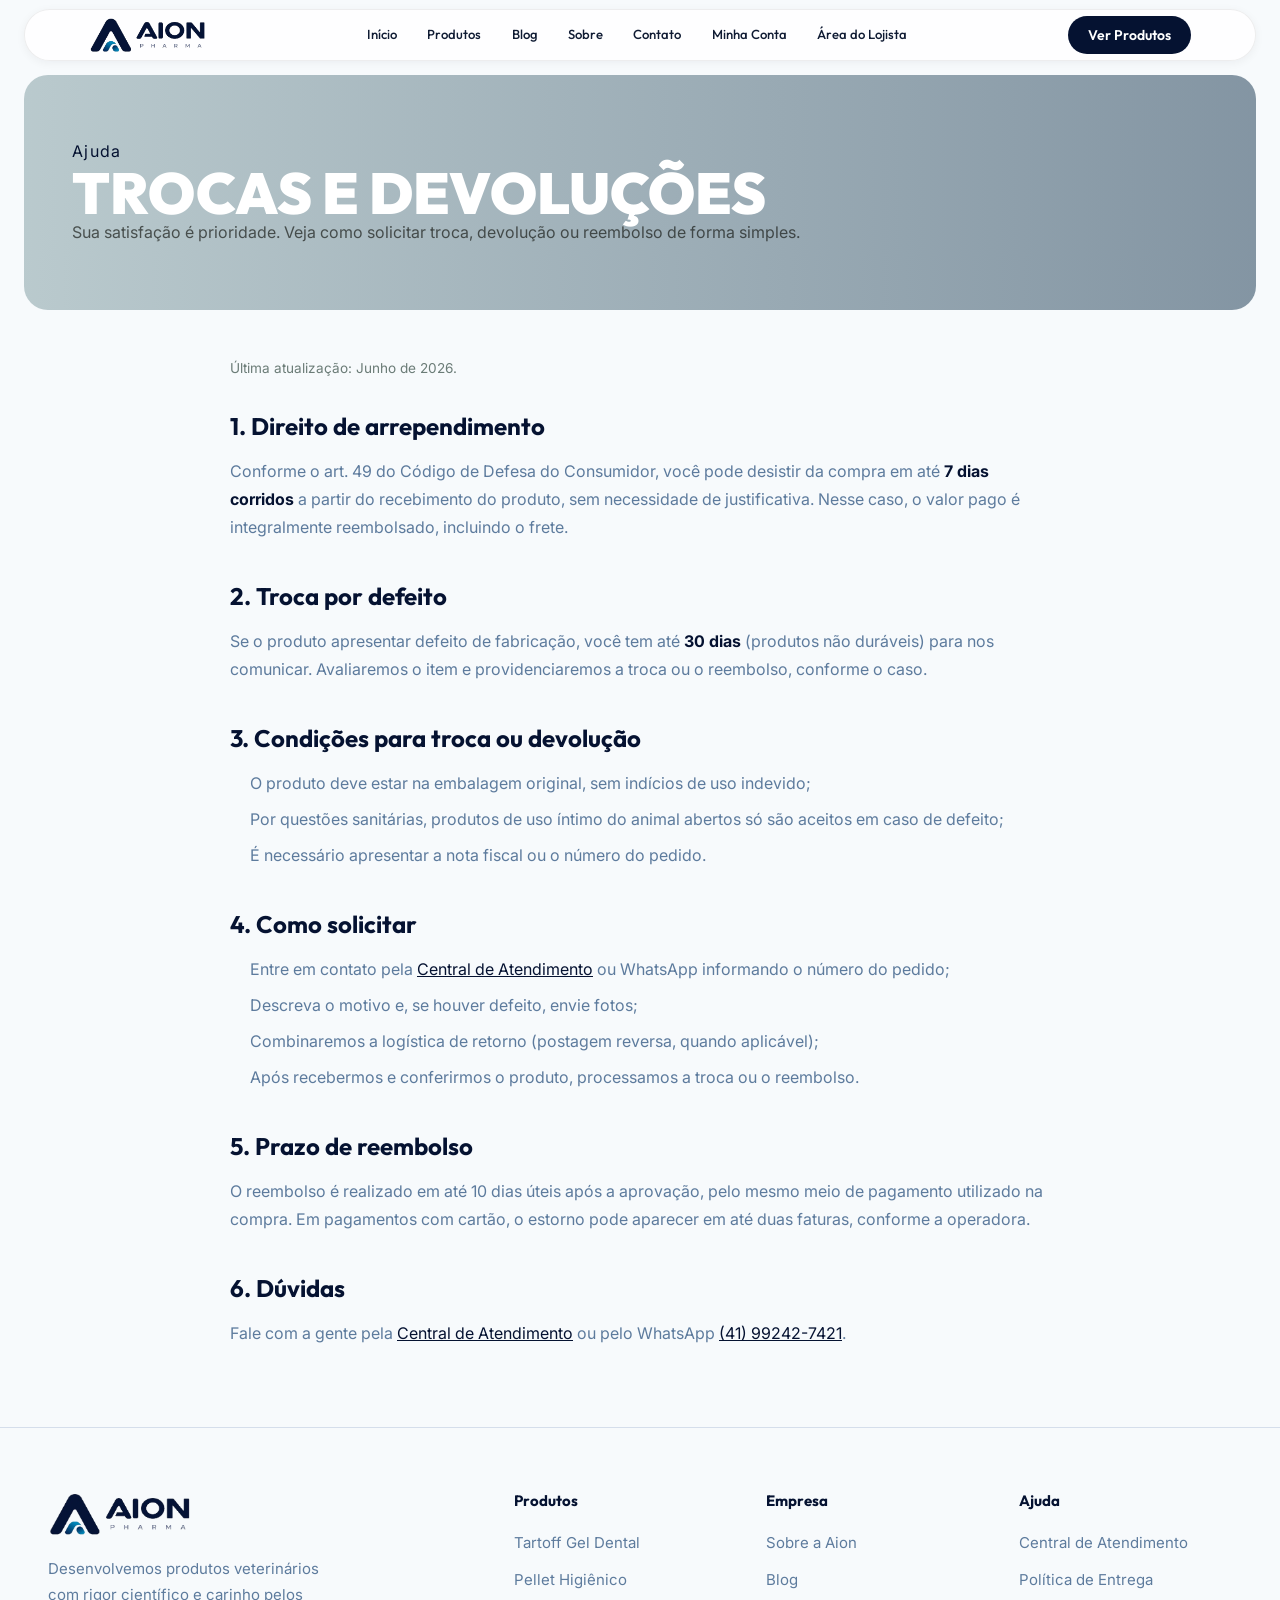
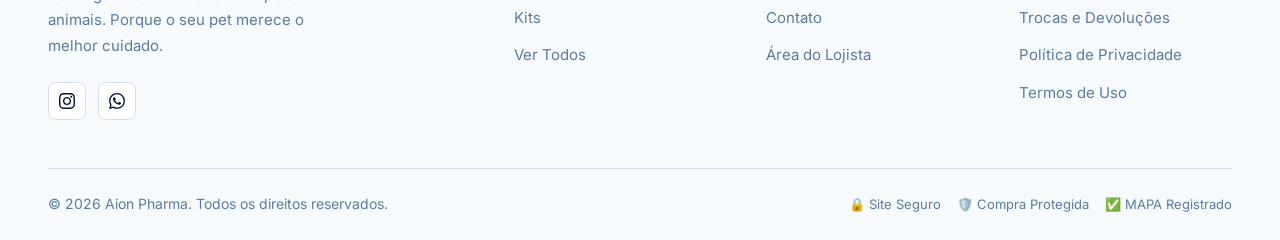
<file: trocas.html>
<!DOCTYPE html>
<html lang="pt-BR">
<head>
  <meta charset="UTF-8" />
  <meta name="viewport" content="width=device-width, initial-scale=1.0" />
  <title>Trocas e Devoluções — Aion Pharma</title>
  <meta name="description" content="Como solicitar troca, devolução ou reembolso na Aion Pharma." />
  <link rel="preconnect" href="https://fonts.googleapis.com" />
  <link rel="preconnect" href="https://fonts.gstatic.com" crossorigin />
  <link rel="stylesheet" href="https://fonts.googleapis.com/css2?family=Outfit:wght@300;400;500;600;700;800;900&amp;family=Inter:wght@300;400;500;600&amp;display=swap" media="print" onload="this.media='all'" />
  <noscript><link rel="stylesheet" href="https://fonts.googleapis.com/css2?family=Outfit:wght@300;400;500;600;700;800;900&amp;family=Inter:wght@300;400;500;600&amp;display=swap" /></noscript>
  <link rel="stylesheet" href="style.css?v=7" />
  <link rel="icon" type="image/png" href="assets/brand/logo-mark.png" />
</head>
<body>

<!-- ───── Header ───── -->
<header id="header">
  <div class="container">
    <div class="header-inner">
      <a href="index.html" class="logo" aria-label="Aion Pharma Home"><img src="assets/brand/logo.webp" alt="Aion Pharma" class="logo-img" width="433" height="133" decoding="async" /></a>
      <nav class="nav-links" aria-label="Navegação principal">
        <a href="index.html">Início</a>
        <a href="produtos.html">Produtos</a>
        <a href="blog.html">Blog</a>
        <a href="sobre.html">Sobre</a>
        <a href="contato.html">Contato</a>
        <a href="conta.html">Minha Conta</a>
        <a href="b2b.html">Área do Lojista</a>
      </nav>
      <div class="header-actions">
        <a href="produtos.html" class="btn btn-primary btn-sm">Ver Produtos</a>
      </div>
      <button class="menu-toggle" id="menu-toggle" aria-label="Menu mobile" aria-expanded="false">
        <span></span><span></span><span></span>
      </button>
    </div>
  </div>
</header>
<nav class="mobile-nav" id="mobile-nav" aria-label="Navegação mobile">
  <a href="index.html" onclick="closeMobileNav()">Início</a>
  <a href="produtos.html" onclick="closeMobileNav()">Produtos</a>
  <a href="blog.html" onclick="closeMobileNav()">Blog</a>
  <a href="sobre.html" onclick="closeMobileNav()">Sobre</a>
  <a href="contato.html" onclick="closeMobileNav()">Contato</a>
  <a href="conta.html" onclick="closeMobileNav()">Minha Conta</a>
  <a href="b2b.html" onclick="closeMobileNav()">Área do Lojista</a>
  <a href="produtos.html" class="btn btn-primary" style="margin-top:1rem;justify-content:center">Ver Produtos →</a>
</nav>

<section class="page-hero">
  <div class="container">
    <div class="page-hero-tag">Ajuda</div>
    <h1 class="display-2">Trocas e Devoluções</h1>
    <p>Sua satisfação é prioridade. Veja como solicitar troca, devolução ou reembolso de forma simples.</p>
  </div>
</section>

<main class="content-page">
  <div class="container">
    <div class="content-wrap">
      <p class="content-updated">Última atualização: Junho de 2026.</p>

      <div class="content-block">
        <h2>1. Direito de arrependimento</h2>
        <p>Conforme o art. 49 do Código de Defesa do Consumidor, você pode desistir da compra em até <strong>7 dias corridos</strong> a partir do recebimento do produto, sem necessidade de justificativa. Nesse caso, o valor pago é integralmente reembolsado, incluindo o frete.</p>
      </div>

      <div class="content-block">
        <h2>2. Troca por defeito</h2>
        <p>Se o produto apresentar defeito de fabricação, você tem até <strong>30 dias</strong> (produtos não duráveis) para nos comunicar. Avaliaremos o item e providenciaremos a troca ou o reembolso, conforme o caso.</p>
      </div>

      <div class="content-block">
        <h2>3. Condições para troca ou devolução</h2>
        <ul>
          <li>O produto deve estar na embalagem original, sem indícios de uso indevido;</li>
          <li>Por questões sanitárias, produtos de uso íntimo do animal abertos só são aceitos em caso de defeito;</li>
          <li>É necessário apresentar a nota fiscal ou o número do pedido.</li>
        </ul>
      </div>

      <div class="content-block">
        <h2>4. Como solicitar</h2>
        <ol>
          <li>Entre em contato pela <a href="contato.html">Central de Atendimento</a> ou WhatsApp informando o número do pedido;</li>
          <li>Descreva o motivo e, se houver defeito, envie fotos;</li>
          <li>Combinaremos a logística de retorno (postagem reversa, quando aplicável);</li>
          <li>Após recebermos e conferirmos o produto, processamos a troca ou o reembolso.</li>
        </ol>
      </div>

      <div class="content-block">
        <h2>5. Prazo de reembolso</h2>
        <p>O reembolso é realizado em até 10 dias úteis após a aprovação, pelo mesmo meio de pagamento utilizado na compra. Em pagamentos com cartão, o estorno pode aparecer em até duas faturas, conforme a operadora.</p>
      </div>

      <div class="content-block">
        <h2>6. Dúvidas</h2>
        <p>Fale com a gente pela <a href="contato.html">Central de Atendimento</a> ou pelo WhatsApp <a href="https://wa.me/5541992427421" target="_blank" rel="noopener">(41) 99242-7421</a>.</p>
      </div>
    </div>
  </div>
</main>

<!-- ───── Footer ───── -->
<footer id="footer">
  <div class="container">
    <div class="footer-top">
      <div class="footer-brand">
        <a href="index.html" class="logo"><img src="assets/brand/logo.webp" alt="Aion Pharma" class="logo-img" width="433" height="133" decoding="async" /></a>
        <p>Desenvolvemos produtos veterinários com rigor científico e carinho pelos animais. Porque o seu pet merece o melhor cuidado.</p>
        <div class="footer-social">
          <a href="https://www.instagram.com/tartoff.oficial/" class="social-link" target="_blank" rel="noopener" aria-label="Instagram">
            <svg width="16" height="16" fill="currentColor" viewBox="0 0 24 24">
              <path d="M12 2.163c3.204 0 3.584.012 4.85.07 3.252.148 4.771 1.691 4.919 4.919.058 1.265.069 1.645.069 4.849 0 3.205-.012 3.584-.069 4.849-.149 3.225-1.664 4.771-4.919 4.919-1.266.058-1.644.07-4.85.07-3.204 0-3.584-.012-4.849-.07-3.26-.149-4.771-1.699-4.919-4.92-.058-1.265-.07-1.644-.07-4.849 0-3.204.013-3.583.07-4.849.149-3.227 1.664-4.771 4.919-4.919 1.266-.057 1.645-.069 4.849-.069zm0-2.163c-3.259 0-3.667.014-4.947.072-4.358.2-6.78 2.618-6.98 6.98-.059 1.281-.073 1.689-.073 4.948 0 3.259.014 3.668.072 4.948.2 4.358 2.618 6.78 6.98 6.98 1.281.058 1.689.072 4.948.072 3.259 0 3.668-.014 4.948-.072 4.354-.2 6.782-2.618 6.979-6.98.059-1.28.073-1.689.073-4.948 0-3.259-.014-3.667-.072-4.947-.196-4.354-2.617-6.78-6.979-6.98-1.281-.059-1.69-.073-4.949-.073zm0 5.838c-3.403 0-6.162 2.759-6.162 6.162s2.759 6.163 6.162 6.163 6.162-2.759 6.162-6.163c0-3.403-2.759-6.162-6.162-6.162zm0 10.162c-2.209 0-4-1.79-4-4 0-2.209 1.791-4 4-4s4 1.791 4 4c0 2.21-1.791 4-4 4zm6.406-11.845c-.796 0-1.441.645-1.441 1.44s.645 1.44 1.441 1.44c.795 0 1.439-.645 1.439-1.44s-.644-1.44-1.439-1.44z"/>
            </svg>
          </a>
          <a href="https://wa.me/5541992427421" class="social-link" target="_blank" rel="noopener" aria-label="WhatsApp">
            <svg width="16" height="16" fill="currentColor" viewBox="0 0 24 24">
              <path d="M17.472 14.382c-.297-.149-1.758-.867-2.03-.967-.273-.099-.471-.148-.67.15-.197.297-.767.966-.94 1.164-.173.199-.347.223-.644.075-.297-.15-1.255-.463-2.39-1.475-.883-.788-1.48-1.761-1.653-2.059-.173-.297-.018-.458.13-.606.134-.133.298-.347.446-.52.149-.174.198-.298.298-.497.099-.198.05-.371-.025-.52-.075-.149-.669-1.612-.916-2.207-.242-.579-.487-.5-.669-.51-.173-.008-.371-.01-.57-.01-.198 0-.52.074-.792.372-.272.297-1.04 1.016-1.04 2.479 0 1.462 1.065 2.875 1.213 3.074.149.198 2.096 3.2 5.077 4.487.709.306 1.262.489 1.694.625.712.227 1.36.195 1.871.118.571-.085 1.758-.719 2.006-1.413.248-.694.248-1.289.173-1.413-.074-.124-.272-.198-.57-.347m-5.421 7.403h-.004a9.87 9.87 0 01-5.031-1.378l-.361-.214-3.741.982.998-3.648-.235-.374a9.86 9.86 0 01-1.51-5.26c.001-5.45 4.436-9.884 9.888-9.884 2.64 0 5.122 1.03 6.988 2.898a9.825 9.825 0 012.893 6.994c-.003 5.45-4.437 9.884-9.885 9.884m8.413-18.297A11.815 11.815 0 0012.05 0C5.495 0 .16 5.335.157 11.892c0 2.096.547 4.142 1.588 5.945L.057 24l6.305-1.654a11.882 11.882 0 005.683 1.448h.005c6.554 0 11.89-5.335 11.893-11.893a11.821 11.821 0 00-3.48-8.413z"/>
            </svg>
          </a>
        </div>
      </div>
      <div class="footer-col">
        <h4>Produtos</h4>
        <ul class="footer-links">
          <li><a href="produtos.html?categoria=higiene-bucal">Tartoff Gel Dental</a></li>
          <li><a href="produtos.html?categoria=higiene-lar">Pellet Higiênico</a></li>
          <li><a href="produtos.html">Kits</a></li>
          <li><a href="produtos.html">Ver Todos</a></li>
        </ul>
      </div>
      <div class="footer-col">
        <h4>Empresa</h4>
        <ul class="footer-links">
          <li><a href="sobre.html">Sobre a Aion</a></li>
          <li><a href="blog.html">Blog</a></li>
          <li><a href="contato.html">Contato</a></li>
          <li><a href="b2b.html">Área do Lojista</a></li>
        </ul>
      </div>
      <div class="footer-col">
        <h4>Ajuda</h4>
        <ul class="footer-links">
          <li><a href="contato.html">Central de Atendimento</a></li>
          <li><a href="entrega.html">Política de Entrega</a></li>
          <li><a href="trocas.html">Trocas e Devoluções</a></li>
          <li><a href="privacidade.html">Política de Privacidade</a></li>
          <li><a href="termos.html">Termos de Uso</a></li>
        </ul>
      </div>
    </div>
    <div class="footer-bottom">
      <p>© 2026 Aion Pharma. Todos os direitos reservados.</p>
      <div class="footer-seals">
        <span>🔒 Site Seguro</span>
        <span>🛡️ Compra Protegida</span>
        <span>✅ MAPA Registrado</span>
      </div>
    </div>
  </div>
</footer>

<div class="toast-container" id="toast-container"></div>
<script defer src="script.js?v=14"></script>
</body>
</html>
</file>
<file: style.css>
/* ================================================
   AION PHARMA — Design System
   Navy + Cyan (brand oficial)
   ================================================ */


/* ── Tokens ───────────────────────────────────── */
:root {
  /* Colors — brand oficial */
  --clr-primary:      #051231;   /* Navy Aion */
  --clr-primary-lt:   #0A1F44;   /* Navy médio */
  --clr-primary-pale: #E8EEF6;   /* Azul bem claro */
  --clr-gold:         #0099D6;   /* Ciano acento (legado: gold) */
  --clr-gold-lt:      #33B4E5;   /* Ciano claro hover */
  --clr-accent:       #0099D6;
  --clr-accent-deep:  #0054A6;
  --clr-cream:        #F0F4FA;   /* Fundo suave azul */
  --clr-cream-dk:     #E2E8F2;
  --clr-bg:           #F7FAFC;
  --clr-dark:         #051231;
  --clr-text:         #0F1B33;
  --clr-text-muted:   #5D7B9D;
  --clr-border:       #D5DEEB;
  --clr-white:        #FFFFFF;
  --clr-pharma:       #7386A3;

  /* Typography */
  --font-heading: 'Outfit', sans-serif;
  --font-body:    'Inter', sans-serif;

  /* Spacing */
  --space-1: 0.25rem;
  --space-2: 0.5rem;
  --space-3: 0.75rem;
  --space-4: 1rem;
  --space-5: 1.25rem;
  --space-6: 1.5rem;
  --space-8: 2rem;
  --space-10: 2.5rem;
  --space-12: 3rem;
  --space-16: 4rem;
  --space-20: 5rem;
  --space-24: 6rem;

  /* Radii */
  --radius-sm:  0.375rem;
  --radius-md:  0.75rem;
  --radius-lg:  1.25rem;
  --radius-xl:  2rem;
  --radius-full: 9999px;

  /* Shadows */
  --shadow-sm:  0 1px 3px rgba(45,74,53,.08), 0 1px 2px rgba(45,74,53,.05);
  --shadow-md:  0 4px 16px rgba(45,74,53,.10), 0 2px 6px rgba(45,74,53,.06);
  --shadow-lg:  0 12px 40px rgba(45,74,53,.14), 0 4px 12px rgba(45,74,53,.08);
  --shadow-xl:  0 24px 64px rgba(45,74,53,.18);

  /* Transitions */
  --ease: cubic-bezier(0.4, 0, 0.2, 1);
  --dur-fast: 150ms;
  --dur-normal: 250ms;
  --dur-slow: 400ms;

  /* Layout */
  --max-w: 1200px;
  --header-h: 72px;
}

/* ── Reset ────────────────────────────────────── */
*, *::before, *::after { box-sizing: border-box; margin: 0; padding: 0; }

html {
  font-size: 16px;
  scroll-behavior: smooth;
  -webkit-font-smoothing: antialiased;
}

body {
  font-family: var(--font-body);
  color: var(--clr-text);
  background: var(--clr-bg);
  line-height: 1.6;
  overflow-x: hidden;
}

img { max-width: 100%; height: auto; display: block; }
a { text-decoration: none; color: inherit; }
ul, ol { list-style: none; }
button { cursor: pointer; border: none; background: none; font-family: inherit; }
input, textarea { font-family: inherit; }

/* ── Typography ───────────────────────────────── */
h1, h2, h3, h4, h5, h6 {
  font-family: var(--font-heading);
  line-height: 1.15;
  font-weight: 700;
  color: var(--clr-dark);
}

.display-1 { font-size: clamp(2.5rem, 6vw, 4.5rem); font-weight: 800; letter-spacing: -0.02em; }
.display-2 { font-size: clamp(2rem, 4vw, 3rem);   font-weight: 800; letter-spacing: -0.02em; }
.heading-1 { font-size: clamp(1.75rem, 3vw, 2.5rem); font-weight: 700; }
.heading-2 { font-size: clamp(1.25rem, 2vw, 1.75rem); font-weight: 600; }
.heading-3 { font-size: 1.125rem; font-weight: 600; }
.body-lg   { font-size: 1.125rem; }
.body-sm   { font-size: 0.875rem; }
.label     { font-size: 0.75rem; font-weight: 600; letter-spacing: 0.08em; text-transform: uppercase; }

/* ── Layout Utilities ─────────────────────────── */
.container {
  width: calc(100% - 3rem);   /* mesmo recuo lateral do hero box */
  max-width: 1320px;          /* mesma largura máxima do hero box */
  margin: 0 auto;
  padding: 0 var(--space-6);
}

.section {
  padding: var(--space-20) 0;
}

.section-sm {
  padding: var(--space-12) 0;
}

.grid-2 { display: grid; grid-template-columns: repeat(2, 1fr); gap: var(--space-8); }
.grid-3 { display: grid; grid-template-columns: repeat(3, 1fr); gap: var(--space-6); }
.grid-4 { display: grid; grid-template-columns: repeat(4, 1fr); gap: var(--space-5); }

.flex { display: flex; }
.flex-center { display: flex; align-items: center; justify-content: center; }
.flex-between { display: flex; align-items: center; justify-content: space-between; }
.gap-2 { gap: var(--space-2); }
.gap-3 { gap: var(--space-3); }
.gap-4 { gap: var(--space-4); }
.gap-6 { gap: var(--space-6); }

.text-center { text-align: center; }

/* ── Buttons ──────────────────────────────────── */
.btn {
  display: inline-flex;
  align-items: center;
  gap: var(--space-2);
  padding: 0.75rem 1.75rem;
  border-radius: var(--radius-full);
  font-family: var(--font-heading);
  font-weight: 600;
  font-size: 0.9375rem;
  transition: all var(--dur-normal) var(--ease);
  white-space: nowrap;
  cursor: pointer;
}

.btn-primary {
  background: var(--clr-primary);
  color: var(--clr-white);
  box-shadow: 0 4px 14px rgba(45,74,53,.3);
}
.btn-primary:hover {
  background: var(--clr-primary-lt);
  transform: translateY(-2px);
  box-shadow: 0 8px 24px rgba(5, 18, 49, .35);
}

.btn-gold {
  background: linear-gradient(135deg, #0099D6 0%, #0054A6 100%);
  color: var(--clr-white);
  box-shadow: 0 4px 14px rgba(0, 153, 214, .35);
}
.btn-gold:hover {
  background: linear-gradient(135deg, #33B4E5 0%, #0099D6 100%);
  transform: translateY(-2px);
  box-shadow: 0 8px 24px rgba(0, 153, 214, .4);
}

.btn-outline {
  background: transparent;
  color: var(--clr-primary);
  border: 2px solid var(--clr-primary);
}
.btn-outline:hover {
  background: var(--clr-primary);
  color: var(--clr-white);
  transform: translateY(-2px);
}

.btn-outline-white {
  background: transparent;
  color: var(--clr-white);
  border: 2px solid rgba(255,255,255,.5);
}
.btn-outline-white:hover {
  background: rgba(255,255,255,.15);
  border-color: var(--clr-white);
}

.btn-sm {
  padding: 0.5rem 1.25rem;
  font-size: 0.875rem;
}

.btn-lg {
  padding: 1rem 2.25rem;
  font-size: 1rem;
}

/* ── Badges ───────────────────────────────────── */
.badge {
  display: inline-flex;
  align-items: center;
  gap: var(--space-1);
  padding: 0.25rem 0.75rem;
  border-radius: var(--radius-full);
  font-size: 0.75rem;
  font-weight: 600;
  font-family: var(--font-heading);
}
.badge-gold {
  background: rgba(201,168,76,.15);
  color: #8B6914;
  border: 1px solid rgba(201,168,76,.3);
}
.badge-green {
  background: var(--clr-primary-pale);
  color: var(--clr-primary);
  border: 1px solid var(--clr-border);
}

/* ── Section Headers ──────────────────────────── */
.section-header { margin-bottom: var(--space-12); }
.section-header .section-tag {
  display: inline-block;
  margin-bottom: var(--space-3);
  color: var(--clr-gold);
  font-family: var(--font-heading);
  font-weight: 700;
  font-size: 0.8125rem;
  letter-spacing: 0.12em;
  text-transform: uppercase;
}
.section-header h2 { margin-bottom: var(--space-4); }
.section-header p {
  font-size: 1.0625rem;
  color: var(--clr-text-muted);
  max-width: 520px;
}
.section-header.text-center p { margin: 0 auto; }

/* ── Announcement Bar ─────────────────────────── */
#announcement-bar {
  background: var(--clr-primary);
  color: rgba(255,255,255,.9);
  text-align: center;
  padding: var(--space-2) var(--space-4);
  font-size: 0.8125rem;
  font-family: var(--font-heading);
  font-weight: 500;
  letter-spacing: 0.02em;
}
#announcement-bar strong { color: var(--clr-gold-lt); }
#announcement-bar a { color: var(--clr-gold-lt); text-decoration: underline; }

/* ── Header ───────────────────────────────────── */
#header {
  position: sticky;
  top: 0;
  z-index: 100;
  background: rgba(250,250,247,.95);
  backdrop-filter: blur(12px);
  -webkit-backdrop-filter: blur(12px);
  border-bottom: 1px solid var(--clr-border);
  height: var(--header-h);
  transition: box-shadow var(--dur-normal) var(--ease);
}

#header.scrolled {
  box-shadow: var(--shadow-md);
}

.header-inner {
  display: flex;
  align-items: center;
  justify-content: space-between;
  height: 100%;
  gap: var(--space-8);
}

/* Logo */
.logo {
  display: flex;
  align-items: center;
  flex-shrink: 0;
  text-decoration: none;
  gap: 0.5rem;
}
.logo-img {
  display: block;
  height: 40px;
  width: auto;
  max-width: 200px;
  object-fit: contain;
}
.logo-name {
  font-family: var(--font-heading);
  font-weight: 900;
  font-size: 1.25rem;
  letter-spacing: -0.01em;
  color: var(--clr-primary);
  line-height: 1;
}
.logo-tagline {
  font-family: var(--font-heading);
  font-size: 0.625rem;
  font-weight: 500;
  letter-spacing: 0.15em;
  text-transform: uppercase;
  color: var(--clr-pharma);
  line-height: 1;
  margin-top: 2px;
}

/* Nav */
.nav-links {
  display: flex;
  align-items: center;
  gap: var(--space-1);
  flex: 1;
}

.nav-links a {
  padding: var(--space-2) var(--space-3);
  border-radius: var(--radius-sm);
  font-family: var(--font-heading);
  font-weight: 500;
  font-size: 0.9375rem;
  color: var(--clr-text);
  transition: all var(--dur-fast) var(--ease);
}
.nav-links a:hover { color: var(--clr-primary); background: var(--clr-primary-pale); }
.nav-links a.active { color: var(--clr-primary); font-weight: 600; }

/* Header Actions */
.header-actions {
  display: flex;
  align-items: center;
  gap: var(--space-3);
  flex-shrink: 0;
}

.icon-btn {
  display: flex;
  align-items: center;
  justify-content: center;
  width: 40px;
  height: 40px;
  border-radius: var(--radius-md);
  color: var(--clr-text);
  transition: all var(--dur-fast) var(--ease);
  position: relative;
}
.icon-btn:hover { background: var(--clr-primary-pale); color: var(--clr-primary); }

.cart-btn .cart-count {
  position: absolute;
  top: 2px;
  right: 2px;
  background: var(--clr-gold);
  color: var(--clr-dark);
  font-family: var(--font-heading);
  font-size: 0.625rem;
  font-weight: 700;
  width: 16px;
  height: 16px;
  border-radius: 50%;
  display: flex;
  align-items: center;
  justify-content: center;
  line-height: 1;
}

/* Mobile Menu Toggle */
.menu-toggle {
  display: none;
  flex-direction: column;
  gap: 5px;
  padding: var(--space-2);
  border-radius: var(--radius-sm);
}
.menu-toggle span {
  display: block;
  width: 22px;
  height: 2px;
  background: var(--clr-text);
  border-radius: 2px;
  transition: all var(--dur-normal) var(--ease);
}
.menu-toggle.open span:nth-child(1) { transform: translateY(7px) rotate(45deg); }
.menu-toggle.open span:nth-child(2) { opacity: 0; }
.menu-toggle.open span:nth-child(3) { transform: translateY(-7px) rotate(-45deg); }

/* Mobile Nav */
.mobile-nav {
  display: none;
  position: fixed;
  top: var(--header-h);
  left: 0;
  right: 0;
  bottom: 0;
  background: var(--clr-bg);
  z-index: 99;
  padding: var(--space-8) var(--space-6);
  flex-direction: column;
  gap: var(--space-3);
  overflow-y: auto;
}
.mobile-nav.open { display: flex; }
.mobile-nav a {
  font-family: var(--font-heading);
  font-size: 1.25rem;
  font-weight: 600;
  color: var(--clr-text);
  padding: var(--space-4) 0;
  border-bottom: 1px solid var(--clr-border);
  transition: color var(--dur-fast) var(--ease);
}
.mobile-nav a:hover { color: var(--clr-primary); }

/* ── Hero Section ─────────────────────────────── */
#hero {
  position: relative;
  min-height: calc(100vh - var(--header-h));
  display: flex;
  align-items: center;
  overflow: hidden;
  background: linear-gradient(135deg, #051231 0%, #0A1F44 55%, #0054A6 100%);
}

.hero-bg {
  position: absolute;
  inset: 0;
  z-index: 0;
}

.hero-bg img {
  width: 100%;
  height: 100%;
  object-fit: cover;
  opacity: 0.28;
}

.hero-bg::after {
  content: '';
  position: absolute;
  inset: 0;
  background: linear-gradient(90deg,
    rgba(26,38,32,.85) 0%,
    rgba(26,38,32,.6) 55%,
    rgba(26,38,32,.15) 100%);
}

/* Decorative orbs */
.hero-orb {
  position: absolute;
  border-radius: 50%;
  filter: blur(60px);
  z-index: 1;
  pointer-events: none;
}
.hero-orb-1 {
  width: 400px; height: 400px;
  background: rgba(201,168,76,.12);
  top: -100px; right: 10%;
}
.hero-orb-2 {
  width: 300px; height: 300px;
  background: rgba(45,74,53,.4);
  bottom: -80px; left: 5%;
}

.hero-content {
  position: relative;
  z-index: 2;
  max-width: 620px;
}

.hero-badge {
  display: inline-flex;
  align-items: center;
  gap: var(--space-2);
  background: rgba(201,168,76,.18);
  border: 1px solid rgba(201,168,76,.35);
  color: var(--clr-gold-lt);
  padding: 0.4rem 1rem;
  border-radius: var(--radius-full);
  font-family: var(--font-heading);
  font-size: 0.8125rem;
  font-weight: 600;
  letter-spacing: 0.05em;
  margin-bottom: var(--space-6);
  backdrop-filter: blur(8px);
}

#hero h1 {
  color: var(--clr-white);
  margin-bottom: var(--space-6);
}

#hero h1 span {
  color: var(--clr-gold-lt);
}

.hero-subtitle {
  display: flex;
  justify-content: flex-start;
  align-items: flex-start;
  flex-wrap: wrap;
  font-size: 1.125rem;
  color: rgba(255,255,255,.75);
  margin-bottom: var(--space-8);
  max-width: 480px;
  line-height: 1.7;
}

.hero-cta {
  display: flex;
  gap: var(--space-4);
  flex-wrap: wrap;
  margin-bottom: var(--space-10);
}

/* Trust chips */
.hero-trust {
  display: flex;
  flex-wrap: wrap;
  gap: var(--space-3);
}

.trust-chip {
  display: flex;
  align-items: center;
  gap: var(--space-2);
  background: rgba(255,255,255,.08);
  border: 1px solid rgba(255,255,255,.15);
  padding: 0.4rem 0.875rem;
  border-radius: var(--radius-full);
  font-size: 0.8125rem;
  color: rgba(255,255,255,.85);
  backdrop-filter: blur(6px);
  font-family: var(--font-heading);
  font-weight: 500;
}
.trust-chip svg { color: var(--clr-gold-lt); flex-shrink: 0; }

/* Hero image float (right side) */
.hero-image-wrap {
  position: absolute;
  right: 0;
  top: 0;
  bottom: 0;
  width: 52%;
  z-index: 1;
  overflow: hidden;
}
.hero-image-wrap img {
  width: 100%;
  height: 100%;
  object-fit: cover;
  object-position: center top;
}
.hero-image-wrap::before {
  content: '';
  position: absolute;
  top: 0;
  left: 0;
  bottom: 0;
  width: 50%;
  background: linear-gradient(90deg, rgba(26,38,32,1) 0%, transparent 100%);
  z-index: 1;
}

/* ── Trust Bar ────────────────────────────────── */
#trust-bar {
  background: var(--clr-cream);
  border-bottom: 1px solid var(--clr-border);
  padding: var(--space-6) 0;
}

.trust-items {
  display: grid;
  grid-template-columns: repeat(4, 1fr);
  gap: var(--space-6);
}

.trust-item {
  display: flex;
  align-items: center;
  gap: var(--space-4);
}

.trust-icon {
  width: 44px;
  height: 44px;
  background: var(--clr-primary-pale);
  border-radius: var(--radius-md);
  display: flex;
  align-items: center;
  justify-content: center;
  color: var(--clr-primary);
  flex-shrink: 0;
  border: 1px solid var(--clr-border);
}

.trust-text strong {
  display: block;
  font-family: var(--font-heading);
  font-size: 0.9375rem;
  font-weight: 700;
  color: var(--clr-dark);
  line-height: 1.3;
}
.trust-text span {
  font-size: 0.8125rem;
  color: var(--clr-text-muted);
}

/* ── Categories ───────────────────────────────── */
#categories {
  background: var(--clr-bg);
}

#categories .container {
  padding-left: 0;
  padding-right: 0;
}

.categories-grid {
  display: grid;
  grid-template-columns: repeat(3, 1fr);
  gap: var(--space-5);
}

.category-card {
  position: relative;
  border-radius: var(--radius-xl);
  overflow: hidden;
  background: var(--clr-cream);
  border: 1px solid var(--clr-border);
  padding: var(--space-8);
  display: flex;
  flex-direction: column;
  gap: var(--space-4);
  transition: all var(--dur-normal) var(--ease);
  cursor: pointer;
}
.category-card:hover {
  transform: translateY(-4px);
  box-shadow: var(--shadow-lg);
  border-color: var(--clr-primary);
}

.category-icon {
  width: 56px;
  height: 56px;
  background: var(--clr-primary-pale);
  border-radius: var(--radius-lg);
  display: flex;
  align-items: center;
  justify-content: center;
  font-size: 1.75rem;
  transition: all var(--dur-normal) var(--ease);
}
.category-card:hover .category-icon {
  background: var(--clr-primary);
  transform: scale(1.1);
}
.category-card:hover .category-icon span {
  filter: brightness(0) invert(1);
}

.category-card h3 {
  font-family: var(--font-heading);
  font-size: 1.125rem;
  font-weight: 700;
  color: var(--clr-dark);
}
.category-card p {
  font-size: 0.875rem;
  color: var(--clr-text-muted);
  line-height: 1.5;
}

.category-link {
  display: inline-flex;
  align-items: center;
  gap: var(--space-1);
  font-family: var(--font-heading);
  font-size: 0.875rem;
  font-weight: 600;
  color: var(--clr-primary);
  transition: gap var(--dur-fast) var(--ease);
  margin-top: auto;
}
.category-card:hover .category-link { gap: var(--space-2); }

/* ── Featured Product (Tartoff) ───────────────── */
#featured-product {
  background: linear-gradient(135deg, var(--clr-dark) 0%, var(--clr-primary) 100%);
  overflow: hidden;
  position: relative;
}

#featured-product .container {
  position: relative;
  z-index: 2;
  width: 100%;   /* preenche a caixa; o recuo interno vem do padding do .container */
}

.featured-deco {
  position: absolute;
  border-radius: 50%;
  filter: blur(80px);
  pointer-events: none;
}
.featured-deco-1 {
  width: 500px; height: 500px;
  background: rgba(201,168,76,.08);
  top: -200px; right: -100px;
}
.featured-deco-2 {
  width: 300px; height: 300px;
  background: rgba(255,255,255,.03);
  bottom: -100px; left: -80px;
}

.featured-inner {
  display: grid;
  grid-template-columns: 1fr 1fr;
  gap: var(--space-16);
  align-items: center;
}

.featured-content {}
.featured-content .badge { margin-bottom: var(--space-5); }
.featured-content h2 {
  color: var(--clr-white);
  margin-bottom: var(--space-5);
}
.featured-content h2 span { color: var(--clr-gold-lt); }
.featured-content p {
  color: rgba(255,255,255,.7);
  font-size: 1.0625rem;
  line-height: 1.7;
  margin-bottom: var(--space-8);
}

.featured-benefits {
  display: flex;
  flex-direction: column;
  gap: var(--space-3);
  margin-bottom: var(--space-8);
}

.benefit-item {
  display: flex;
  align-items: center;
  gap: var(--space-3);
  color: rgba(255,255,255,.85);
  font-size: 0.9375rem;
}

.benefit-icon {
  width: 32px;
  height: 32px;
  background: rgba(201,168,76,.2);
  border: 1px solid rgba(201,168,76,.3);
  border-radius: var(--radius-sm);
  display: flex;
  align-items: center;
  justify-content: center;
  color: var(--clr-gold-lt);
  flex-shrink: 0;
}

.featured-price {
  display: flex;
  align-items: baseline;
  gap: var(--space-2);
  margin-bottom: var(--space-6);
}
.featured-price .currency {
  font-family: var(--font-heading);
  font-size: 1rem;
  font-weight: 600;
  color: rgba(255,255,255,.6);
}
.featured-price .amount {
  font-family: var(--font-heading);
  font-size: 2.5rem;
  font-weight: 800;
  color: var(--clr-white);
  line-height: 1;
}
.featured-price .per {
  font-size: 0.875rem;
  color: rgba(255,255,255,.5);
}

.featured-actions { display: flex; gap: var(--space-4); flex-wrap: wrap; }

.featured-image-wrap {
  position: relative;
  display: flex;
  align-items: center;
  justify-content: center;
}

.product-glow {
  position: absolute;
  inset: -30px;
  background: radial-gradient(circle, rgba(201,168,76,.15) 0%, transparent 70%);
  border-radius: 50%;
}

.featured-image-wrap img {
  position: relative;
  z-index: 1;
  max-height: 480px;
  width: auto;
  height: auto;
  object-fit: contain;
  filter: drop-shadow(0 24px 48px rgba(0,0,0,.4));
  animation: float 4s ease-in-out infinite;
}

@keyframes float {
  0%, 100% { transform: translateY(0); }
  50% { transform: translateY(-12px); }
}

/* ── Product Grid ─────────────────────────────── */
#products {
  background: var(--clr-bg);
}

#products .container {
  padding-left: 0;
  padding-right: 0;
}

.products-header {
  display: flex;
  align-items: flex-end;
  justify-content: space-between;
  margin-bottom: var(--space-10);
}

.products-grid {
  display: grid;
  grid-template-columns: repeat(4, 1fr);
  gap: var(--space-5);
}

/* Product Card */
.product-card,
a.product-card {
  background: var(--clr-white);
  border: 1px solid var(--clr-border);
  border-radius: var(--radius-xl);
  overflow: hidden;
  transition: all var(--dur-normal) var(--ease);
  display: flex;
  flex-direction: column;
  text-decoration: none;
  color: inherit;
  cursor: pointer;
}

.product-card:hover {
  transform: translateY(-6px);
  box-shadow: var(--shadow-lg);
  border-color: var(--clr-primary);
}

.product-image {
  position: relative;
  aspect-ratio: 1;
  background: var(--clr-cream);
  overflow: hidden;
}
.product-image img {
  width: 100%;
  height: 100%;
  object-fit: contain;
  padding: var(--space-4);
  transition: transform var(--dur-slow) var(--ease);
}
.product-card:hover .product-image img { transform: scale(1.05); }

.product-badges {
  position: absolute;
  top: var(--space-3);
  left: var(--space-3);
  display: flex;
  flex-direction: column;
  gap: var(--space-1);
}

.product-wishlist {
  position: absolute;
  top: var(--space-3);
  right: var(--space-3);
  width: 36px;
  height: 36px;
  background: var(--clr-white);
  border-radius: 50%;
  display: flex;
  align-items: center;
  justify-content: center;
  box-shadow: var(--shadow-sm);
  opacity: 0;
  transition: all var(--dur-fast) var(--ease);
  color: var(--clr-text-muted);
}
.product-card:hover .product-wishlist { opacity: 1; }
.product-wishlist:hover { color: #e74c3c; transform: scale(1.1); }

.product-body {
  padding: var(--space-5);
  flex: 1;
  display: flex;
  flex-direction: column;
  gap: var(--space-2);
}

.product-animal {
  font-size: 0.75rem;
  font-weight: 600;
  color: var(--clr-text-muted);
  font-family: var(--font-heading);
  letter-spacing: 0.06em;
  text-transform: uppercase;
}

.product-name {
  font-family: var(--font-heading);
  font-size: 1rem;
  font-weight: 700;
  color: var(--clr-dark);
  line-height: 1.3;
}

.product-desc {
  font-size: 0.8125rem;
  color: var(--clr-text-muted);
  line-height: 1.5;
}

.product-rating {
  display: flex;
  align-items: center;
  gap: var(--space-2);
}
.stars { color: var(--clr-gold); font-size: 0.75rem; letter-spacing: 1px; }
.rating-count { font-size: 0.75rem; color: var(--clr-text-muted); }

.product-footer {
  display: flex;
  align-items: center;
  justify-content: space-between;
  margin-top: auto;
  padding-top: var(--space-4);
  border-top: 1px solid var(--clr-border);
}

.product-price {
  display: flex;
  flex-direction: column;
}
.price-old {
  font-size: 0.75rem;
  color: var(--clr-text-muted);
  text-decoration: line-through;
}
.price-current {
  font-family: var(--font-heading);
  font-size: 1.125rem;
  font-weight: 800;
  color: var(--clr-primary);
}

.add-to-cart-btn {
  width: 40px;
  height: 40px;
  background: var(--clr-primary);
  color: var(--clr-white);
  border-radius: var(--radius-md);
  display: flex;
  align-items: center;
  justify-content: center;
  transition: all var(--dur-fast) var(--ease);
  flex-shrink: 0;
}
.add-to-cart-btn:hover {
  background: var(--clr-gold);
  color: var(--clr-dark);
  transform: scale(1.08);
}

/* ── Why Aion ─────────────────────────────────── */
#why-aion {
  background: var(--clr-cream);
}

.why-inner {
  display: grid;
  grid-template-columns: 1fr 1fr;
  gap: var(--space-16);
  align-items: stretch;
}

.why-image {
  position: relative;
  display: flex;
}
.why-image img {
  border-radius: var(--radius-xl);
  object-fit: cover;
  width: 100%;
  height: 100%;
  min-height: 420px;
  box-shadow: var(--shadow-xl);
}

.why-badge-float {
  position: absolute;
  bottom: -24px;
  right: -24px;
  background: var(--clr-white);
  border-radius: var(--radius-lg);
  padding: var(--space-5);
  box-shadow: var(--shadow-lg);
  border: 1px solid var(--clr-border);
  max-width: 180px;
}
.why-badge-float .big-number {
  font-family: var(--font-heading);
  font-size: 2.5rem;
  font-weight: 900;
  color: var(--clr-primary);
  line-height: 1;
}
.why-badge-float .big-label {
  font-size: 0.875rem;
  color: var(--clr-text-muted);
  line-height: 1.3;
  margin-top: var(--space-1);
}

.why-content h2 { margin-bottom: var(--space-5); }
.why-content > p {
  font-size: 1.0625rem;
  color: var(--clr-text-muted);
  line-height: 1.7;
  margin-bottom: var(--space-8);
}

.why-items {
  display: flex;
  flex-direction: column;
  gap: var(--space-5);
}

.why-item {
  display: flex;
  gap: var(--space-4);
  padding: var(--space-5);
  background: var(--clr-white);
  border-radius: var(--radius-lg);
  border: 1px solid var(--clr-border);
  transition: all var(--dur-normal) var(--ease);
}
.why-item:hover {
  border-color: var(--clr-primary);
  transform: translateX(4px);
  box-shadow: var(--shadow-sm);
}

.why-item-icon {
  width: 48px;
  height: 48px;
  background: var(--clr-primary-pale);
  border-radius: var(--radius-md);
  display: flex;
  align-items: center;
  justify-content: center;
  color: var(--clr-primary);
  flex-shrink: 0;
  font-size: 1.25rem;
}

.why-item-text strong {
  display: block;
  font-family: var(--font-heading);
  font-size: 1rem;
  font-weight: 700;
  margin-bottom: var(--space-1);
}
.why-item-text p {
  font-size: 0.875rem;
  color: var(--clr-text-muted);
  line-height: 1.5;
}

/* ── Testimonials ─────────────────────────────── */
#testimonials {
  background: var(--clr-bg);
}

#testimonials .container {
  padding-left: 0;
  padding-right: 0;
}

.testimonials-grid {
  display: grid;
  grid-template-columns: repeat(3, 1fr);
  gap: var(--space-6);
}

.testimonial-card {
  background: var(--clr-white);
  border: 1px solid var(--clr-border);
  border-radius: var(--radius-xl);
  padding: var(--space-6);
  display: flex;
  flex-direction: column;
  gap: var(--space-4);
  transition: all var(--dur-normal) var(--ease);
}
.testimonial-card:hover {
  box-shadow: var(--shadow-md);
  border-color: var(--clr-primary);
  transform: translateY(-4px);
}

.testimonial-stars { color: var(--clr-gold); font-size: 0.875rem; }

.testimonial-text {
  font-size: 0.9375rem;
  color: var(--clr-text);
  line-height: 1.7;
  font-style: italic;
  flex: 1;
}

.testimonial-author {
  display: flex;
  align-items: center;
  gap: var(--space-3);
  padding-top: var(--space-4);
  border-top: 1px solid var(--clr-border);
}

.testimonial-avatar {
  width: 48px;
  height: 48px;
  border-radius: 50%;
  object-fit: cover;
  border: 2px solid var(--clr-primary-pale);
}

.testimonial-name {
  font-family: var(--font-heading);
  font-size: 0.9375rem;
  font-weight: 700;
  color: var(--clr-dark);
}
.testimonial-pet {
  font-size: 0.8125rem;
  color: var(--clr-text-muted);
}

.testimonial-product-tag {
  display: inline-flex;
  align-items: center;
  gap: var(--space-1);
  font-size: 0.6875rem;
  font-weight: 600;
  background: var(--clr-primary-pale);
  color: var(--clr-primary);
  padding: 2px 8px;
  border-radius: var(--radius-full);
  margin-left: auto;
  font-family: var(--font-heading);
}

/* ── Blog ─────────────────────────────────────── */
#blog {
  background: var(--clr-cream);
}

#blog .container {
  padding-left: 0;
  padding-right: 0;
}

.blog-grid {
  display: grid;
  grid-template-columns: repeat(3, 1fr);
  gap: var(--space-6);
}

.blog-card {
  background: var(--clr-white);
  border-radius: var(--radius-xl);
  overflow: hidden;
  border: 1px solid var(--clr-border);
  transition: all var(--dur-normal) var(--ease);
}
.blog-card:hover {
  transform: translateY(-6px);
  box-shadow: var(--shadow-lg);
  border-color: var(--clr-primary);
}

.blog-image {
  aspect-ratio: 16/9;
  background: var(--clr-primary-pale);
  display: flex;
  align-items: center;
  justify-content: center;
  font-size: 3rem;
  color: var(--clr-primary);
  overflow: hidden;
}
.blog-image img {
  width: 100%;
  height: 100%;
  object-fit: cover;
  transition: transform var(--dur-slow) var(--ease);
}
.blog-card:hover .blog-image img { transform: scale(1.06); }

.blog-body {
  padding: var(--space-6);
}

.blog-category {
  font-family: var(--font-heading);
  font-size: 0.75rem;
  font-weight: 700;
  letter-spacing: 0.1em;
  text-transform: uppercase;
  color: var(--clr-gold);
  margin-bottom: var(--space-2);
}

.blog-title {
  font-family: var(--font-heading);
  font-size: 1.0625rem;
  font-weight: 700;
  color: var(--clr-dark);
  line-height: 1.35;
  margin-bottom: var(--space-3);
}

.blog-excerpt {
  font-size: 0.875rem;
  color: var(--clr-text-muted);
  line-height: 1.6;
  margin-bottom: var(--space-5);
}

.blog-meta {
  display: flex;
  align-items: center;
  justify-content: space-between;
  padding-top: var(--space-4);
  border-top: 1px solid var(--clr-border);
}

.blog-date {
  font-size: 0.8125rem;
  color: var(--clr-text-muted);
}

.blog-read-more {
  font-family: var(--font-heading);
  font-size: 0.875rem;
  font-weight: 600;
  color: var(--clr-primary);
  display: flex;
  align-items: center;
  gap: var(--space-1);
  transition: gap var(--dur-fast) var(--ease);
}
.blog-card:hover .blog-read-more { gap: var(--space-2); }

/* ── Newsletter ───────────────────────────────── */
#newsletter {
  background: var(--clr-primary);
  position: relative;
  overflow: hidden;
}

.newsletter-deco {
  position: absolute;
  border-radius: 50%;
  filter: blur(60px);
  pointer-events: none;
}
.newsletter-deco-1 {
  width: 400px; height: 400px;
  background: rgba(201,168,76,.08);
  top: -200px; right: 0;
}
.newsletter-deco-2 {
  width: 300px; height: 300px;
  background: rgba(255,255,255,.03);
  bottom: -150px; left: -50px;
}

.newsletter-inner {
  position: relative;
  z-index: 1;
  display: grid;
  grid-template-columns: 1fr 1fr;
  gap: var(--space-16);
  align-items: center;
}

.newsletter-content h2 { color: var(--clr-white); margin-bottom: var(--space-4); }
.newsletter-content p { color: rgba(255,255,255,.7); font-size: 1.0625rem; line-height: 1.7; }

.newsletter-form {
  display: flex;
  flex-direction: column;
  gap: var(--space-4);
}

.newsletter-form-row {
  display: flex;
  gap: var(--space-3);
}

.newsletter-input {
  flex: 1;
  padding: 0.875rem 1.25rem;
  background: rgba(255,255,255,.1);
  border: 1px solid rgba(255,255,255,.2);
  border-radius: var(--radius-full);
  color: var(--clr-white);
  font-size: 0.9375rem;
  outline: none;
  transition: all var(--dur-fast) var(--ease);
}
.newsletter-input::placeholder { color: rgba(255,255,255,.45); }
.newsletter-input:focus {
  background: rgba(255,255,255,.15);
  border-color: rgba(255,255,255,.4);
}

.newsletter-privacy {
  font-size: 0.8125rem;
  color: rgba(255,255,255,.5);
}

/* ── Footer ───────────────────────────────────── */
#footer {
  background: var(--clr-dark);
  color: rgba(255,255,255,.6);
}

.footer-top {
  padding: var(--space-16) 0 var(--space-12);
  display: grid;
  grid-template-columns: 2fr 1fr 1fr 1fr;
  gap: var(--space-10);
}

.footer-brand .logo {
  margin-bottom: var(--space-5);
}
.footer-brand .logo-img {
  height: 44px;
  max-width: 220px;
  filter: none;
}
.footer-brand .logo-name { color: var(--clr-white); }
.footer-brand .logo-tagline { color: var(--clr-pharma); }
.footer-brand p {
  font-size: 0.9375rem;
  line-height: 1.7;
  max-width: 280px;
  margin-bottom: var(--space-6);
}

.footer-social {
  display: flex;
  gap: var(--space-3);
}
.social-link {
  width: 38px;
  height: 38px;
  background: rgba(255,255,255,.08);
  border-radius: var(--radius-md);
  display: flex;
  align-items: center;
  justify-content: center;
  transition: all var(--dur-fast) var(--ease);
  color: rgba(255,255,255,.6);
}
.social-link:hover {
  background: var(--clr-gold);
  color: var(--clr-dark);
  transform: translateY(-2px);
}

.footer-col h4 {
  font-family: var(--font-heading);
  font-size: 0.9375rem;
  font-weight: 700;
  color: var(--clr-white);
  margin-bottom: var(--space-5);
}

.footer-links {
  display: flex;
  flex-direction: column;
  gap: var(--space-3);
}
.footer-links a {
  font-size: 0.9375rem;
  color: rgba(255,255,255,.5);
  transition: color var(--dur-fast) var(--ease);
}
.footer-links a:hover { color: var(--clr-gold-lt); }

.footer-bottom {
  border-top: 1px solid rgba(255,255,255,.08);
  padding: var(--space-6) 0;
  display: flex;
  align-items: center;
  justify-content: space-between;
}

.footer-bottom p { font-size: 0.875rem; }
.footer-seals {
  display: flex;
  align-items: center;
  gap: var(--space-4);
  font-size: 0.8125rem;
  color: rgba(255,255,255,.4);
}

/* ── Cart Drawer ──────────────────────────────── */
.cart-overlay {
  position: fixed;
  inset: 0;
  background: rgba(0,0,0,.5);
  z-index: 200;
  opacity: 0;
  pointer-events: none;
  transition: opacity var(--dur-normal) var(--ease);
  backdrop-filter: blur(4px);
}
.cart-overlay.open {
  opacity: 1;
  pointer-events: all;
}

.cart-drawer {
  position: fixed;
  top: 0;
  right: 0;
  bottom: 0;
  width: 400px;
  max-width: 95vw;
  background: var(--clr-bg);
  z-index: 201;
  transform: translateX(100%);
  transition: transform var(--dur-slow) var(--ease);
  display: flex;
  flex-direction: column;
  box-shadow: var(--shadow-xl);
  /* A gaveta inteira rola: com frete, cupom e totais o rodape passa da altura
     de telas baixas e o botao de finalizar ficava inalcancavel. */
  overflow-y: auto;
  overscroll-behavior: contain;
}
.cart-drawer.open { transform: translateX(0); }

.cart-drawer-header {
  position: sticky;
  top: 0;
  z-index: 1;
  display: flex;
  align-items: center;
  justify-content: space-between;
  padding: var(--space-6);
  border-bottom: 1px solid var(--clr-border);
}
.cart-drawer-header h3 {
  font-family: var(--font-heading);
  font-size: 1.125rem;
  font-weight: 700;
}

.cart-close {
  width: 36px;
  height: 36px;
  border-radius: var(--radius-md);
  display: flex;
  align-items: center;
  justify-content: center;
  transition: all var(--dur-fast) var(--ease);
  color: var(--clr-text-muted);
}
.cart-close:hover { background: var(--clr-cream); color: var(--clr-dark); }

.cart-items {
  flex: 1 0 auto;
  padding: var(--space-6);
  display: flex;
  flex-direction: column;
  gap: var(--space-4);
}

.cart-empty {
  display: flex;
  flex-direction: column;
  align-items: center;
  justify-content: center;
  height: 100%;
  gap: var(--space-4);
  color: var(--clr-text-muted);
}
.cart-empty .empty-icon { font-size: 3rem; }
.cart-empty p { font-size: 0.9375rem; }

.cart-item {
  display: flex;
  gap: var(--space-4);
  padding: var(--space-4);
  background: var(--clr-white);
  border-radius: var(--radius-lg);
  border: 1px solid var(--clr-border);
}

.cart-item-image {
  width: 72px;
  height: 72px;
  border-radius: var(--radius-md);
  background: var(--clr-cream);
  overflow: hidden;
  flex-shrink: 0;
}
.cart-item-image img { width: 100%; height: 100%; object-fit: cover; }

.cart-item-info { flex: 1; }
.cart-item-name {
  font-family: var(--font-heading);
  font-size: 0.9375rem;
  font-weight: 700;
  margin-bottom: var(--space-1);
}
.cart-item-price {
  font-size: 0.9375rem;
  color: var(--clr-primary);
  font-weight: 600;
  font-family: var(--font-heading);
}

.cart-item-controls {
  display: flex;
  align-items: center;
  gap: var(--space-2);
  margin-top: var(--space-2);
}
.qty-btn {
  width: 28px;
  height: 28px;
  border-radius: var(--radius-sm);
  background: var(--clr-cream);
  display: flex;
  align-items: center;
  justify-content: center;
  font-size: 0.875rem;
  transition: background var(--dur-fast) var(--ease);
}
.qty-btn:hover { background: var(--clr-primary-pale); }
.qty-value {
  font-family: var(--font-heading);
  font-weight: 700;
  font-size: 0.9375rem;
  min-width: 24px;
  text-align: center;
}

.cart-item-remove {
  display: flex;
  align-items: flex-start;
  color: var(--clr-text-muted);
  transition: color var(--dur-fast) var(--ease);
}
.cart-item-remove:hover { color: #e74c3c; }

.cart-footer {
  padding: var(--space-6);
  border-top: 1px solid var(--clr-border);
  background: var(--clr-white);
}
.cart-total {
  display: flex;
  justify-content: space-between;
  align-items: center;
  margin-bottom: var(--space-4);
}
.cart-total-label {
  font-family: var(--font-heading);
  font-size: 0.9375rem;
  color: var(--clr-text-muted);
}
.cart-total-value {
  font-family: var(--font-heading);
  font-size: 1.375rem;
  font-weight: 800;
  color: var(--clr-primary);
}
.cart-checkout-btn {
  width: 100%;
  justify-content: center;
  border-radius: var(--radius-lg);
  font-size: 1rem;
  padding: 0.875rem;
}

/* ── Frete no carrinho ── */
.cart-frete {
  margin-bottom: var(--space-4);
  padding-bottom: var(--space-4);
  border-bottom: 1px dashed var(--clr-border);
}
.cart-frete-label {
  display: block;
  font-family: var(--font-heading);
  font-size: 0.8125rem;
  font-weight: 700;
  color: var(--clr-text-muted);
  margin-bottom: var(--space-2);
}
.cart-frete-row { display: flex; gap: var(--space-2); }
.cart-cep-input {
  flex: 1;
  min-width: 0;
  padding: 0.625rem 0.75rem;
  border: 1px solid var(--clr-border);
  border-radius: var(--radius-md);
  font-size: 0.9375rem;
}
.cart-cep-input:focus { outline: none; border-color: var(--clr-primary); }
.cart-frete-options { margin-top: var(--space-3); display: grid; gap: 0.5rem; }
.frete-opt {
  display: flex;
  align-items: center;
  gap: 0.5rem;
  padding: 0.5rem 0.625rem;
  border: 1px solid var(--clr-border);
  border-radius: var(--radius-md);
  cursor: pointer;
  font-size: 0.875rem;
  transition: border-color .15s;
}
.frete-opt:hover { border-color: var(--clr-primary); }
.frete-opt-name { flex: 1; }
.frete-opt-price { font-weight: 700; color: var(--clr-primary); }
.frete-msg { font-size: 0.8125rem; color: var(--clr-text-muted); margin-top: var(--space-2); }
.frete-erro { color: #c0392b; }
.frete-ok { color: #1e7e34; font-weight: 600; }
.cart-totais { margin-bottom: var(--space-3); display: grid; gap: 0.25rem; }
.cart-cupom {
  margin-bottom: var(--space-4);
  padding-bottom: var(--space-4);
  border-bottom: 1px dashed var(--clr-border);
}
.cart-line-discount span:last-child { color: #1e7e34; font-weight: 600; }
.cupom-remover {
  background: none;
  border: none;
  color: var(--clr-text-muted);
  text-decoration: underline;
  cursor: pointer;
  font: inherit;
  font-size: inherit;
  padding: 0;
}
.cart-line {
  display: flex;
  justify-content: space-between;
  font-size: 0.875rem;
  color: var(--clr-text-muted);
}
.cart-whatsapp-link {
  display: block;
  width: 100%;
  margin-top: var(--space-2);
  background: none;
  border: none;
  color: var(--clr-text-muted);
  font-size: 0.8125rem;
  text-decoration: underline;
  cursor: pointer;
}

/* ── Checkout (modal de dados do cliente) ── */
.checkout-overlay {
  position: fixed;
  inset: 0;
  background: rgba(0,0,0,.5);
  z-index: 210;
  opacity: 0;
  pointer-events: none;
  transition: opacity var(--dur-normal) var(--ease);
  backdrop-filter: blur(4px);
}
.checkout-overlay.open { opacity: 1; pointer-events: all; }
.checkout-panel {
  position: fixed;
  top: 0;
  right: 0;
  bottom: 0;
  width: 460px;
  max-width: 96vw;
  background: var(--clr-bg);
  z-index: 211;
  transform: translateX(100%);
  transition: transform var(--dur-slow) var(--ease);
  display: flex;
  flex-direction: column;
  overflow-y: auto;
}
.checkout-panel.open { transform: translateX(0); }
.checkout-header {
  display: flex;
  align-items: center;
  justify-content: space-between;
  padding: var(--space-6);
  border-bottom: 1px solid var(--clr-border);
  background: var(--clr-white);
  position: sticky;
  top: 0;
  z-index: 1;
}
.checkout-header h3 { font-family: var(--font-heading); font-size: 1.125rem; font-weight: 700; }
.checkout-form { padding: var(--space-6); display: grid; gap: var(--space-3); }
.checkout-section {
  font-family: var(--font-heading);
  font-weight: 700;
  font-size: 0.9375rem;
  margin-top: var(--space-2);
  color: var(--clr-primary);
}
.field { display: grid; gap: 4px; }
.field-row { display: grid; grid-template-columns: 1fr 1fr; gap: var(--space-3); }
.field label { font-size: 0.75rem; font-weight: 600; color: var(--clr-text-muted); }
.field input, .field select {
  padding: 0.625rem 0.75rem;
  border: 1px solid var(--clr-border);
  border-radius: var(--radius-md);
  font-size: 0.9375rem;
  width: 100%;
}
.field input:focus, .field select:focus { outline: none; border-color: var(--clr-primary); }
.checkout-resumo {
  margin-top: var(--space-3);
  padding: var(--space-3);
  background: var(--clr-white);
  border: 1px solid var(--clr-border);
  border-radius: var(--radius-md);
  display: grid;
  gap: 0.25rem;
}
.checkout-resumo-total {
  font-weight: 800;
  color: var(--clr-text);
  font-size: 1rem;
  margin-top: 0.25rem;
  padding-top: 0.5rem;
  border-top: 1px dashed var(--clr-border);
}
.checkout-submit { width: 100%; justify-content: center; margin-top: var(--space-2); padding: 0.875rem; }
.checkout-note { font-size: 0.75rem; color: var(--clr-text-muted); text-align: center; }

/* ── Toast ────────────────────────────────────── */
.toast-container {
  position: fixed;
  bottom: var(--space-6);
  right: var(--space-6);
  z-index: 300;
  display: flex;
  flex-direction: column;
  gap: var(--space-3);
}

.toast {
  display: flex;
  align-items: center;
  gap: var(--space-3);
  padding: var(--space-4) var(--space-5);
  background: var(--clr-dark);
  color: var(--clr-white);
  border-radius: var(--radius-lg);
  box-shadow: var(--shadow-xl);
  font-family: var(--font-heading);
  font-size: 0.9375rem;
  font-weight: 500;
  max-width: 320px;
  animation: slideInToast 0.3s var(--ease);
  border-left: 3px solid var(--clr-gold);
}

.toast-icon { color: var(--clr-gold); flex-shrink: 0; font-size: 1.1rem; }

@keyframes slideInToast {
  from { transform: translateX(100%); opacity: 0; }
  to { transform: translateX(0); opacity: 1; }
}

@keyframes fadeOutToast {
  from { transform: translateX(0); opacity: 1; }
  to { transform: translateX(100%); opacity: 0; }
}

/* ── Scroll Animations ────────────────────────── */
.reveal {
  opacity: 0;
  transform: translateY(24px);
  transition: opacity var(--dur-slow) var(--ease), transform var(--dur-slow) var(--ease);
}
.reveal.visible {
  opacity: 1;
  transform: translateY(0);
}
.reveal-delay-1 { transition-delay: 100ms; }
.reveal-delay-2 { transition-delay: 200ms; }
.reveal-delay-3 { transition-delay: 300ms; }
.reveal-delay-4 { transition-delay: 400ms; }

/* ── Responsive ───────────────────────────────── */
@media (max-width: 1024px) {
  .hero-image-wrap { width: 45%; }
  .trust-items { grid-template-columns: repeat(2, 1fr); gap: var(--space-5); }
  .footer-top { grid-template-columns: 1fr 1fr; gap: var(--space-8); }
  .products-grid { grid-template-columns: repeat(3, 1fr); }
}

@media (max-width: 768px) {
  :root { --header-h: 64px; }

  .nav-links { display: none; }
  .menu-toggle { display: flex; }
  .header-actions .btn { display: none; }

  .hero-image-wrap { opacity: 0.3; width: 100%; }
  .hero-content { max-width: 100%; }
  .hero-cta { gap: var(--space-3); }

  .trust-items { grid-template-columns: repeat(2, 1fr); }

  .categories-grid { grid-template-columns: 1fr; }

  .featured-inner { grid-template-columns: 1fr; gap: var(--space-8); }
  .featured-image-wrap { max-width: 320px; margin: 0 auto; }

  .products-grid { grid-template-columns: repeat(2, 1fr); }

  .why-inner { grid-template-columns: 1fr; }
  .why-image { display: none; }

  .testimonials-grid { grid-template-columns: 1fr; }

  .blog-grid { grid-template-columns: 1fr; }

  .newsletter-inner { grid-template-columns: 1fr; gap: var(--space-8); }
  .newsletter-form-row { flex-direction: column; }

  .footer-top { grid-template-columns: 1fr; gap: var(--space-8); }
  .footer-bottom { flex-direction: column; gap: var(--space-4); text-align: center; }

  .products-header { flex-direction: column; align-items: flex-start; gap: var(--space-4); }
  .section { padding: var(--space-12) 0; }
}

@media (max-width: 768px) {
  .container { width: 100%; }
}

@media (max-width: 480px) {
  .container { padding: 0 var(--space-4); }
  .products-grid { grid-template-columns: repeat(2, 1fr); gap: var(--space-3); }
  .trust-items { grid-template-columns: 1fr; }
}

/* ================================================
   AION PHARMA — Reference Redesign
   Editorial catalog inspired by the provided layouts
   ================================================ */

:root {
  --clr-primary: #051231;
  --clr-primary-lt: #0A1F44;
  --clr-primary-pale: #E8EEF6;
  --clr-gold: #0099D6;
  --clr-gold-lt: #33B4E5;
  --clr-cream: #F0F4FA;
  --clr-cream-dk: #E2E8F2;
  --clr-bg: #F7FAFC;
  --clr-dark: #051231;
  --clr-text: #0F1B33;
  --clr-text-muted: #5D7B9D;
  --clr-border: #D5DEEB;
  --clr-white: #ffffff;
  --clr-hero: #0A1F44;
  --clr-pharma: #7386A3;
  --radius-sm: 0.5rem;
  --radius-md: 0.5rem;
  --radius-lg: 0.5rem;
  --radius-xl: 0.5rem;
  --shadow-sm: 0 2px 10px rgba(5, 18, 49, .05);
  --shadow-md: 0 10px 30px rgba(5, 18, 49, .08);
  --shadow-lg: 0 20px 50px rgba(5, 18, 49, .11);
  --shadow-xl: 0 28px 70px rgba(5, 18, 49, .14);
  --max-w: 1240px;
}

body {
  background: var(--clr-bg);
  color: var(--clr-text);
}

h1, h2, h3, h4, h5, h6,
.display-1,
.display-2,
.heading-1,
.heading-2,
.heading-3 {
  letter-spacing: 0;
}

.display-1 {
  font-size: 4.65rem;
  line-height: .92;
  font-weight: 900;
  text-transform: uppercase;
}

.display-2 {
  font-size: 3.6rem;
  line-height: .96;
  font-weight: 900;
  text-transform: uppercase;
}

.heading-1 {
  font-size: 2.3rem;
  line-height: 1;
  font-weight: 900;
}

.section {
  padding: 4.5rem 0;
}

.section-header {
  margin-bottom: 2rem;
}

.section-header .section-tag,
.product-brand,
.blog-category,
.page-hero-tag {
  color: var(--clr-primary);
  letter-spacing: .08em;
}

.btn {
  border-radius: var(--radius-full);
  box-shadow: none;
}

.btn-primary,
.add-to-cart-btn {
  background: var(--clr-dark);
  color: var(--clr-white);
}

.btn-primary:hover,
.add-to-cart-btn:hover {
  background: var(--clr-primary);
  color: var(--clr-white);
}

.btn-gold {
  background: linear-gradient(135deg, #0099D6 0%, #0054A6 100%);
  color: var(--clr-white);
}

.btn-gold:hover {
  background: linear-gradient(135deg, #33B4E5 0%, #0099D6 100%);
  color: var(--clr-white);
}

.btn-outline {
  border-color: var(--clr-border);
  color: var(--clr-dark);
  background: var(--clr-white);
}

.btn-outline:hover {
  background: var(--clr-dark);
  border-color: var(--clr-dark);
  color: var(--clr-white);
}

#announcement-bar {
  background: var(--clr-dark);
  color: rgba(255,255,255,.78);
  padding: .55rem 1rem;
}

#announcement-bar strong,
#announcement-bar a {
  color: var(--clr-gold-lt);
}

#header {
  position: sticky;
  top: 0;
  z-index: 120;
  height: auto;
  padding: .55rem 0;
  background: rgba(247, 250, 252, .92);
  backdrop-filter: none;
  -webkit-backdrop-filter: none;
  border: 0;
}

#header .container {
  width: 100%;
  max-width: none;
  padding: 0;
}

#header.scrolled {
  box-shadow: 0 1px 0 rgba(21, 23, 19, .06);
}

.header-inner {
  width: calc(100% - 3rem);
  max-width: 1320px;
  margin: 0 auto;
  height: 52px;
  padding: 0 4rem;
  border: 1px solid rgba(21, 23, 19, .07);
  border-radius: 1.6rem;
  background: rgba(255,255,255,.88);
  box-shadow: var(--shadow-sm);
}

#hero > #header {
  position: absolute;
  top: 0;
  left: 0;
  right: 0;
  background: transparent;
  backdrop-filter: none;
  -webkit-backdrop-filter: none;
}

#hero > #header.scrolled {
  box-shadow: none;
}

#hero > #header .header-inner {
  width: 100%;
  max-width: none;
  border: 0;
  background: transparent;
  box-shadow: none;
}

.logo-name {
  color: var(--clr-dark);
  font-size: 1.08rem;
  letter-spacing: .04em;
}

.logo-tagline {
  color: var(--clr-pharma);
  letter-spacing: .16em;
}

.logo-img {
  height: 36px;
  max-width: 180px;
}

.nav-links {
  justify-content: center;
  gap: .4rem;
}

.nav-links a {
  color: var(--clr-text);
  font-size: .82rem;
  border-radius: var(--radius-full);
  padding: .55rem .75rem;
}

.nav-links a:hover,
.nav-links a.active {
  color: var(--clr-dark);
  background: var(--clr-cream);
}

.icon-btn {
  width: 42px;
  height: 42px;
  border: 1px solid var(--clr-border);
  border-radius: 50%;
  background: var(--clr-white);
}

.cart-btn {
  width: auto;
  min-width: 48px;
  padding: 0 .7rem;
  border-radius: var(--radius-full);
  background: var(--clr-dark);
  color: var(--clr-white);
}

.cart-btn:hover {
  background: var(--clr-primary);
  color: var(--clr-white);
}

.cart-btn .cart-count {
  background: var(--clr-white);
  color: var(--clr-dark);
  top: -3px;
  right: -3px;
}

#hero {
  display: block;
  min-height: 520px;
  max-width: 1320px;
  width: calc(100% - 3rem);
  margin: 1rem auto 1.25rem;
  /* topo: folga p/ o header (absoluto); base compacta */
  padding: 5rem 0 1.25rem;
  border-radius: 1.75rem;
  background: var(--clr-hero);
  color: var(--clr-dark);
  isolation: isolate;
}

#hero > .container {
  width: 100%;
  max-width: none;
  padding-left: 4rem;
  padding-right: 4rem;
}

.hero-bg,
.hero-orb {
  display: none;
}

.hero-banner-slider {
  position: absolute;
  inset: 0;
  width: 100%;
  z-index: 0;
  overflow: hidden;
}

.hero-image-wrap {
  top: 76px;
  right: 0;
  width: 54%;
  z-index: 0;
  opacity: 1;
}

.hero-banner-slider::before,
.hero-image-wrap::before {
  content: '';
  position: absolute;
  inset: 0;
  z-index: 3;
  width: 100%;
  background: linear-gradient(90deg, rgba(189,205,208,.98) 0%, rgba(189,205,208,.9) 38%, rgba(189,205,208,.42) 58%, rgba(189,205,208,.08) 78%, transparent 100%);
}

.hero-banner-slider::after,
.hero-image-wrap::after {
  content: '';
  position: absolute;
  inset: 0;
  z-index: 4;
  background:
    linear-gradient(180deg, rgba(189,205,208,.36) 0%, transparent 28%, transparent 68%, rgba(189,205,208,.9) 100%),
    linear-gradient(90deg, rgba(255,255,255,.2) 0%, transparent 42%);
}

.hero-image-wrap img {
  object-position: 58% center;
  filter: saturate(.92);
}

.hero-banner-slide {
  position: absolute;
  inset: 0;
  opacity: 0;
  animation: heroBannerFade 12s infinite;
  will-change: opacity;
  contain: paint;
  transform: translateZ(0);
}

.hero-banner-slide-1 {
  opacity: 1;
}

.hero-banner-slide-2 {
  animation-delay: 6s;
}

.hero-banner-slide img {
  width: 100%;
  height: 100%;
  object-fit: cover;
  object-position: 72% center;
  display: block;
}

.hero-product-stage {
  position: absolute;
  right: clamp(1.25rem, 4vw, 4.25rem);
  bottom: clamp(.6rem, 4vw, 3.5rem);
  width: min(70%, 520px);
  height: calc(100% - 2rem);
  display: flex;
  align-items: flex-end;
  justify-content: center;
}

.hero-product-stage::before {
  content: '';
  position: absolute;
  right: 2%;
  bottom: 1.5rem;
  width: 78%;
  height: 26%;
  border-radius: 50%;
  background: rgba(21,23,19,.1);
  filter: blur(28px);
}

.hero-product-stage img {
  position: relative;
  z-index: 1;
  width: min(100%, 470px);
  max-height: 92%;
  object-fit: contain;
  border-radius: .75rem;
  filter: drop-shadow(0 30px 45px rgba(21,23,19,.16));
}

.hero-product-note {
  position: absolute;
  z-index: 2;
  right: 0;
  top: 16%;
  max-width: 190px;
  padding: .7rem .9rem;
  border-radius: 1rem;
  background: rgba(255,255,255,.86);
  color: var(--clr-dark);
  font-family: var(--font-heading);
  font-size: .78rem;
  font-weight: 800;
  line-height: 1.2;
  box-shadow: var(--shadow-sm);
}

@keyframes heroBannerFade {
  0%, 42% { opacity: 1; }
  50%, 92% { opacity: 0; }
  100% { opacity: 1; }
}

.hero-content {
  max-width: 650px;
  padding: 1.25rem 0 0.5rem;
}

.hero-badge {
  margin-bottom: 0.85rem;
  padding: .36rem .75rem;
  background: rgba(255,255,255,.38);
  border: 1px solid rgba(255,255,255,.56);
  color: var(--clr-primary);
  font-size: .7rem;
  letter-spacing: .06em;
  text-transform: uppercase;
  backdrop-filter: none;
  -webkit-backdrop-filter: none;
}

.hero-cta .btn-lg {
  min-height: 48px;
  padding: .72rem 1.65rem;
}

#hero h1 {
  color: var(--clr-white);
  max-width: 610px;
  margin-bottom: 1rem;
  font-size: 3.85rem;
  text-shadow: 0 1px 0 rgba(21,23,19,.04);
}

#hero h1 span {
  color: var(--clr-white);
}

.hero-subtitle {
  color: rgba(21, 23, 19, .68);
  max-width: 460px;
  margin-bottom: 1rem;
  font-size: 1rem;
}

.hero-search {
  display: flex;
  align-items: center;
  width: min(100%, 520px);
  height: 54px;
  padding: .35rem;
  margin-bottom: 1rem;
  border-radius: var(--radius-full);
  background: rgba(255,255,255,.94);
  box-shadow: 0 12px 32px rgba(21, 23, 19, .08);
}

.hero-search input {
  min-width: 0;
  flex: 1;
  border: 0;
  outline: 0;
  padding: 0 1rem;
  background: transparent;
  color: var(--clr-dark);
  font-size: .93rem;
}

.hero-search button {
  display: inline-flex;
  align-items: center;
  justify-content: center;
  width: 42px;
  height: 42px;
  border-radius: 50%;
  background: var(--clr-dark);
  color: var(--clr-white);
  flex-shrink: 0;
}

.hero-cta {
  margin: 0.85rem 0 0;
}

.hero-cta .btn-outline-white {
  border-color: rgba(255,255,255,.62);
  color: var(--clr-dark);
  background: rgba(255,255,255,.28);
}

.hero-trust {
  gap: .55rem;
}

.trust-chip {
  background: rgba(255,255,255,.34);
  border: 1px solid rgba(255,255,255,.48);
  color: rgba(21,23,19,.72);
}

.trust-chip svg {
  color: var(--clr-primary);
}

.hero-category-pills {
  display: flex;
  flex-wrap: wrap;
  gap: .55rem;
  margin-top: 1.1rem;
}

.hero-category-pills a {
  display: inline-flex;
  align-items: center;
  min-height: 31px;
  padding: .35rem .8rem;
  border-radius: var(--radius-full);
  background: rgba(255,255,255,.38);
  color: rgba(21,23,19,.72);
  font-size: .78rem;
  font-weight: 700;
}

.hero-floating-card {
  position: absolute;
  z-index: 3;
  right: 3.2rem;
  display: grid;
  grid-template-columns: 38px 1fr;
  gap: .3rem .75rem;
  align-items: center;
  width: 250px;
  padding: .9rem;
  border: 1px solid rgba(255,255,255,.64);
  border-radius: 1rem;
  background: rgba(255,255,255,.78);
  box-shadow: var(--shadow-md);
  backdrop-filter: blur(14px);
}

.hero-floating-card-top {
  top: 43%;
}

.hero-floating-card-bottom {
  bottom: 15%;
}

.hero-floating-icon {
  grid-row: span 2;
  display: inline-flex;
  align-items: center;
  justify-content: center;
  width: 38px;
  height: 38px;
  border-radius: 50%;
  background: var(--clr-primary-pale);
  color: var(--clr-primary);
}

.hero-floating-card strong {
  color: var(--clr-dark);
  font-size: .82rem;
  line-height: 1.15;
}

.hero-floating-card small {
  color: var(--clr-text-muted);
  font-size: .72rem;
  line-height: 1.25;
}

#trust-bar {
  background: transparent;
  border: 0;
  padding: 1rem 0 2rem;
}

.trust-items {
  gap: .9rem;
}

.trust-item,
.why-item,
.filter-group,
.ingredient-card,
.how-to-step,
.review-card,
.cart-item {
  background: var(--clr-white);
  border-color: rgba(21,23,19,.07);
  border-radius: var(--radius-xl);
  box-shadow: var(--shadow-sm);
}

.trust-icon,
.category-icon,
.why-item-icon {
  border: 0;
  border-radius: 50%;
  background: var(--clr-primary-pale);
}

#categories,
#products,
#testimonials {
  background: var(--clr-bg);
}

.categories-grid {
  gap: 1rem;
}

.category-card {
  min-height: 230px;
  background: var(--clr-white);
  border-color: rgba(21,23,19,.07);
  padding: 1.4rem;
  box-shadow: var(--shadow-sm);
}

.category-card:hover,
.product-card:hover,
.testimonial-card:hover,
.blog-card:hover {
  transform: translateY(-4px);
  border-color: rgba(21,23,19,.14);
  box-shadow: var(--shadow-md);
}

#featured-product {
  width: calc(100% - 3rem);    /* mesma largura padrão das demais seções */
  max-width: 1320px;
  margin: 0 auto;
  border-radius: 1.3rem;
  background:
    linear-gradient(90deg, rgba(255,255,255,.92), rgba(255,255,255,.35)),
    var(--clr-primary-pale);
}

.featured-deco {
  display: none;
}

.featured-inner {
  gap: 3rem;
}

.featured-content h2 {
  color: var(--clr-dark);
}

.newsletter-content h2 {
  color: #ffffff;
}

.featured-content h2 span {
  color: var(--clr-primary);
}

.featured-content p,
.benefit-item {
  color: var(--clr-text-muted);
}

.benefit-icon {
  background: var(--clr-white);
  border-color: var(--clr-border);
  color: var(--clr-primary);
}

.featured-price .currency,
.featured-price .per {
  color: var(--clr-text-muted);
}

.featured-price .amount {
  color: var(--clr-dark);
}

.featured-actions .btn-outline-white {
  background: var(--clr-white);
  border-color: var(--clr-border);
  color: var(--clr-dark);
}

.featured-image-wrap img {
  filter: drop-shadow(0 28px 38px rgba(21,23,19,.16));
}

.products-header {
  align-items: center;
  margin-bottom: 1.5rem;
}

.products-grid,
.catalog-grid {
  gap: 1rem;
}

.product-card {
  background: var(--clr-white);
  border-color: rgba(21,23,19,.07);
  box-shadow: var(--shadow-sm);
}

.product-image {
  background: #f3f2ee;
}

.product-image img {
  object-fit: contain;
}

.product-body {
  padding: 1rem;
}

.product-animal {
  color: var(--clr-primary);
  letter-spacing: .04em;
}

.product-footer {
  border-color: rgba(21,23,19,.07);
}

.price-current,
.price-main {
  color: var(--clr-dark);
}

.badge-gold,
.badge-green,
.price-discount {
  background: var(--clr-primary-pale);
  border-color: transparent;
  color: var(--clr-primary);
}

#why-aion,
#blog,
.related-section {
  background: var(--clr-cream);
}

.why-image img {
  border-radius: 1rem;
  box-shadow: var(--shadow-md);
}

.why-badge-float {
  border-radius: 1rem;
  box-shadow: var(--shadow-md);
}

.testimonial-card,
.blog-card {
  background: var(--clr-white);
  border-color: rgba(21,23,19,.07);
  box-shadow: var(--shadow-sm);
}

.blog-image {
  background: var(--clr-primary-pale);
}

#newsletter {
  width: calc(100% - 3rem);    /* mesma largura padrão das demais seções */
  max-width: 1320px;
  margin: 4rem auto 3rem;
  border-radius: 1.2rem;
  background: linear-gradient(135deg, #051231 0%, #0A1F44 60%, #0054A6 100%);
}

#newsletter .container {
  width: 100%;   /* preenche a caixa; recuo interno via padding do .container */
}

.newsletter-deco {
  display: none;
}

.newsletter-content h2 {
  color: #ffffff;
}

.newsletter-content p {
  color: rgba(255, 255, 255, 0.82);
}

.newsletter-content p strong,
.newsletter-content .section-tag {
  color: var(--clr-gold-lt);
}

.newsletter-privacy {
  color: rgba(255, 255, 255, 0.7);
}

.newsletter-input {
  background: var(--clr-white);
  border-color: transparent;
  color: var(--clr-dark);
}

.newsletter-input::placeholder {
  color: var(--clr-text-muted);
}

#footer {
  background: var(--clr-bg);
  color: var(--clr-text-muted);
  border-top: 1px solid var(--clr-border);
}

.footer-brand .logo-name,
.footer-col h4 {
  color: var(--clr-dark);
}

.footer-links a,
.footer-bottom,
.footer-seals {
  color: var(--clr-text-muted);
}

.footer-links a:hover {
  color: var(--clr-primary);
}

.social-link {
  background: var(--clr-white);
  color: var(--clr-dark);
  border: 1px solid var(--clr-border);
}

.social-link:hover {
  background: var(--clr-dark);
  color: var(--clr-white);
}

.footer-bottom {
  border-color: var(--clr-border);
}

.cart-drawer {
  background: var(--clr-bg);
}

.cart-drawer-header,
.cart-footer {
  background: var(--clr-white);
}

.toast {
  border-left-color: var(--clr-primary);
}

.toast-icon {
  color: #f3c484;
}

.reveal {
  opacity: 1;
  transform: none;
  transition: none;
}

.page-hero {
  width: calc(100% - 3rem);
  max-width: 1320px;
  margin: .35rem auto 0;
  border-radius: 1.5rem;
  background:
    linear-gradient(90deg, rgba(189,205,208,.98), rgba(189,205,208,.68)),
    var(--clr-hero) !important;
  padding: 4rem 0 !important;
}

.page-hero::after {
  display: none;
}

.page-hero h1 {
  color: var(--clr-white) !important;
}

.page-hero p {
  color: rgba(21,23,19,.68) !important;
}

.catalog-layout,
.product-page {
  padding-top: 2.5rem !important;
}

.catalog-topbar {
  border-color: rgba(21,23,19,.08);
}

.sort-select,
.option-btn,
.qty-selector,
.qty-btn-lg,
.qty-display {
  border-color: var(--clr-border);
  background: var(--clr-white);
}

.breadcrumb {
  background: transparent !important;
  border-color: rgba(21,23,19,.07);
}

.product-main-image {
  border-radius: 1rem;
  background: var(--clr-primary-pale);
  box-shadow: var(--shadow-sm);
}

.product-thumb {
  border-radius: var(--radius-xl);
  background: var(--clr-white);
}

.shipping-info {
  background: var(--clr-white);
  border-color: rgba(21,23,19,.08);
}

.tab-buttons,
.product-tabs {
  border-color: rgba(21,23,19,.08);
}

.step-number {
  background: var(--clr-dark);
}

@media (max-width: 1100px) {
  .display-1 {
    font-size: 4.35rem;
  }

  #hero h1 {
    font-size: 3.55rem;
  }

  #hero {
    min-height: 500px;
  }

  .hero-floating-card {
    right: 1.3rem;
    width: 220px;
  }
}

@media (max-width: 768px) {
  #header {
    padding: .6rem 0;
  }

  #announcement-bar {
    white-space: normal;
    line-height: 1.35;
    overflow-wrap: anywhere;
  }

  .header-inner {
    height: 56px;
    border-radius: 1.1rem;
    padding: 0 1rem;
  }

  .mobile-nav {
    top: 68px;
    background: rgba(247,246,242,.98);
  }

  .display-1 {
    font-size: 3.15rem;
  }

  #hero h1 {
    font-size: 2.85rem;
  }

  .display-2 {
    font-size: 2.45rem;
  }

  .heading-1 {
    font-size: 1.9rem;
  }

  #hero {
    display: block;
    width: calc(100% - 1rem);
    min-height: 580px;
    border-radius: 1.25rem;
    padding: 0;
    overflow: hidden;
  }

  #hero > .container {
    padding-left: 1rem;
    padding-right: 1rem;
  }

  .hero-content {
    width: 100%;
    max-width: 100%;
    padding: 4.75rem 0 1.25rem;
    overflow: hidden;
  }

  .hero-content > * {
    max-width: calc(100vw - 3rem) !important;
  }

  .hero-banner-slider,
  .hero-image-wrap {
    position: absolute;
    inset: 0;
    width: 100%;
    height: 100%;
    margin: 0;
    opacity: 1;
    z-index: 0;
  }

  .hero-banner-slider::before,
  .hero-image-wrap::before {
    inset: 0;
    width: 100%;
    background:
      linear-gradient(180deg, rgba(189,205,208,.98) 0%, rgba(189,205,208,.92) 52%, rgba(189,205,208,.38) 78%, transparent 100%),
      linear-gradient(90deg, rgba(189,205,208,.96) 0%, rgba(189,205,208,.8) 48%, transparent 100%);
  }

  .hero-banner-slide img {
    object-position: 76% center;
  }

  .hero-product-stage {
    right: 0;
    bottom: 0;
    width: 100%;
    height: 100%;
    align-items: center;
    justify-content: center;
  }

  .hero-product-stage img {
    width: min(72%, 280px);
    max-height: 88%;
  }

  .hero-product-note {
    display: none;
  }

  .hero-floating-card {
    display: none;
  }

  .hero-search {
    width: calc(100vw - 3rem) !important;
    max-width: calc(100vw - 3rem) !important;
    min-width: 0 !important;
    height: 50px;
    overflow: hidden;
  }

  .hero-search input {
    width: 0;
    max-width: calc(100% - 48px);
  }

  .hero-subtitle,
  .hero-trust,
  .hero-category-pills {
    max-width: 100%;
  }

  .hero-cta .btn {
    width: calc(100vw - 3rem) !important;
    max-width: calc(100vw - 3rem) !important;
    justify-content: center;
  }

  .trust-items,
  .products-grid,
  .catalog-grid {
    grid-template-columns: repeat(2, minmax(0, 1fr));
  }

  #featured-product,
  #newsletter,
  .page-hero {
    width: calc(100% - 1rem);
    border-radius: 1.1rem;
  }

  .newsletter-inner {
    gap: 1.5rem;
  }
}

@media (max-width: 520px) {
  #announcement-bar {
    width: 390px;
    max-width: 100%;
  }

  .container {
    padding: 0 1rem;
  }

  .hero-content > *,
  .hero-search,
  .hero-cta .btn {
    width: 100% !important;
    max-width: 342px !important;
  }

  .display-1 {
    font-size: 2.55rem;
  }

  #hero h1 {
    font-size: 2.35rem;
  }

  .display-2 {
    font-size: 2rem;
  }

  .trust-items,
  .products-grid,
  .catalog-grid,
  .related-grid {
    grid-template-columns: 1fr;
  }

  .product-card {
    max-width: none;
  }

  .footer-seals {
    flex-wrap: wrap;
    justify-content: center;
  }
}

/* Final hero background lock: image covers the whole rounded hero box, including the header area. */
#hero .hero-banner-slider {
  position: absolute !important;
  top: -22px !important;
  left: 0 !important;
  width: 100% !important;
  height: 700px !important;
  margin: 0 !important;
  z-index: 0 !important;
  overflow: hidden !important;
}

#hero .hero-banner-slide {
  position: absolute !important;
  inset: 0 !important;
  width: 100% !important;
  height: 100% !important;
}

#hero .hero-banner-slide img {
  width: 100% !important;
  height: 100% !important;
  object-fit: cover !important;
  object-position: 72% center !important;
  display: block !important;
}

#hero > #header,
#hero > #header .header-inner {
  background: transparent !important;
}

/* Trust row aligned to the hero width. */
#trust-bar {
  padding: 1rem 0 2rem;
}

#trust-bar .container {
  width: calc(100% - 3rem);
  max-width: 1320px;
  padding: 0;
}

#trust-bar .trust-items {
  display: grid;
  grid-template-columns: repeat(4, minmax(0, 1fr));
  gap: .9rem;
  width: 100%;
}

#trust-bar .trust-item {
  min-width: 0;
  padding: .8rem 1.05rem;
  gap: .85rem;
  align-items: center;
}

#trust-bar .trust-text {
  min-width: 0;
}

#trust-bar .trust-text strong,
#trust-bar .trust-text span {
  overflow-wrap: normal;
}

@media (max-width: 1024px) {
  #trust-bar .trust-items {
    grid-template-columns: repeat(2, minmax(0, 1fr));
  }
}

@media (max-width: 560px) {
  #trust-bar .container {
    width: calc(100% - 1rem);
  }

  #trust-bar .trust-items {
    grid-template-columns: 1fr;
  }
}

/* ===== Catálogo dinâmico (Tiny) ===== */
.skeleton {
  background: linear-gradient(90deg, #eef2f1 25%, #e2e8e6 37%, #eef2f1 63%);
  background-size: 400% 100%;
  animation: skeletonShimmer 1.4s ease infinite;
  border-radius: 8px;
}
@keyframes skeletonShimmer { 0%, 100% { opacity: 1 } 50% { opacity: .55 } }
.skeleton-card { pointer-events: none; }
.skeleton-card .product-image { aspect-ratio: 1/1; }
.skeleton-line { height: 14px; margin: 10px 0; }
.skeleton-line.short { width: 55%; }
.catalog-empty {
  grid-column: 1 / -1;
  text-align: center;
  padding: 3rem 1rem;
  color: var(--clr-text-soft, #6b7c77);
}
.catalog-empty p { margin-bottom: 1rem; }
.badge-muted { background: #9aa6a2; color: #fff; }
.add-to-cart-btn:disabled { opacity: .45; cursor: not-allowed; }
/* contadores fixos dos filtros ficavam imprecisos com catálogo dinâmico */
.filter-count { display: none; }

/* ===== Páginas de conteúdo / institucionais ===== */
.content-page { padding: var(--space-12) 0 var(--space-16); }
.content-wrap { max-width: 820px; margin: 0 auto; }
.content-wrap.wide { max-width: 1100px; }
.content-block { margin-bottom: var(--space-10); }
.content-block:last-child { margin-bottom: 0; }
.content-block h2 {
  font-size: 1.5rem; color: var(--clr-dark);
  margin-bottom: var(--space-4); line-height: 1.25;
}
.content-block h3 {
  font-size: 1.15rem; color: var(--clr-dark);
  margin: var(--space-6) 0 var(--space-3);
}
.content-block p,
.content-block li {
  color: var(--clr-text-muted); line-height: 1.75; font-size: 1rem;
}
.content-block p { margin-bottom: var(--space-4); }
.content-block ul, .content-block ol { margin: 0 0 var(--space-4) 1.25rem; }
.content-block li { margin-bottom: var(--space-2); }
.content-block a { color: var(--clr-primary); text-decoration: underline; }
.content-block strong { color: var(--clr-dark); }
.content-note {
  background: #fdf3e0; border: 1px solid #f0dcae; color: #8a6d1f;
  border-radius: var(--radius-md, 12px); padding: var(--space-4) var(--space-5);
  font-size: .9rem; line-height: 1.6; margin-bottom: var(--space-8);
}
.content-updated { font-size: .85rem; color: var(--clr-text-soft, #6b7c77); margin-bottom: var(--space-8); }

/* Cards de valores / institucional */
.value-grid {
  display: grid; grid-template-columns: repeat(auto-fit, minmax(240px, 1fr));
  gap: var(--space-6); margin: var(--space-8) 0;
}
.value-card {
  background: var(--clr-white); border: 1px solid var(--clr-border);
  border-radius: var(--radius-lg, 16px); padding: var(--space-8) var(--space-6);
}
.value-card .value-icon { font-size: 1.9rem; margin-bottom: var(--space-3); }
.value-card h3 { font-size: 1.1rem; color: var(--clr-dark); margin-bottom: var(--space-2); }
.value-card p { color: var(--clr-text-muted); line-height: 1.65; font-size: .95rem; margin: 0; }

/* Contato */
.contact-grid {
  display: grid; grid-template-columns: 1.1fr .9fr; gap: var(--space-10);
  align-items: start;
}
@media (max-width: 820px) { .contact-grid { grid-template-columns: 1fr; gap: var(--space-8); } }
.contact-channels { display: flex; flex-direction: column; gap: var(--space-4); }
.contact-channel {
  display: flex; gap: var(--space-4); align-items: flex-start;
  background: var(--clr-white); border: 1px solid var(--clr-border);
  border-radius: var(--radius-md, 12px); padding: var(--space-5);
  text-decoration: none; transition: border-color .2s, transform .2s;
}
.contact-channel:hover { border-color: var(--clr-primary); transform: translateY(-2px); }
.contact-channel .ch-icon { font-size: 1.5rem; line-height: 1; }
.contact-channel .ch-title { font-weight: 700; color: var(--clr-dark); margin-bottom: 2px; }
.contact-channel .ch-desc { font-size: .9rem; color: var(--clr-text-muted); }
.contact-form { display: flex; flex-direction: column; gap: var(--space-4); }
/* O atributo hidden perde para qualquer display declarado — sem esta regra os formularios
   de login e cadastro da Area do Lojista apareciam os dois ao mesmo tempo. */
[hidden] { display: none !important; }
.contact-form .field { display: flex; flex-direction: column; gap: 6px; }
.contact-form label { font-size: .875rem; font-weight: 600; color: var(--clr-dark); }
.contact-form input,
.contact-form textarea {
  width: 100%; padding: .75rem .9rem; font: inherit;
  border: 1px solid var(--clr-border); border-radius: var(--radius-md, 10px);
  background: var(--clr-white); color: var(--clr-dark);
}
.contact-form textarea { min-height: 130px; resize: vertical; }
.contact-form input:focus,
.contact-form textarea:focus { outline: none; border-color: var(--clr-primary); }

/* Lista de artigos do blog */
.blog-page-grid {
  display: grid; grid-template-columns: repeat(auto-fill, minmax(320px, 1fr));
  gap: var(--space-8);
}
.blog-page-grid .blog-card { cursor: default; }
.blog-soon-tag {
  display: inline-block; font-size: .7rem; font-weight: 700; letter-spacing: .04em;
  text-transform: uppercase; color: var(--clr-text-soft, #6b7c77);
  background: var(--clr-bg); border-radius: 999px; padding: 3px 10px; margin-top: var(--space-2);
}

/* ================================================================
   Área do Lojista (compra com CNPJ)
   ================================================================ */
.b2b-grid {
  display: grid; grid-template-columns: minmax(0, 1.15fr) minmax(0, .85fr);
  gap: var(--space-6); align-items: start;
}
.b2b-card {
  background: var(--clr-white); border: 1px solid var(--clr-border);
  border-radius: var(--radius-lg); padding: var(--space-6);
  box-shadow: 0 2px 14px rgba(5, 18, 49, .05);
}
.b2b-card + .b2b-card { margin-top: var(--space-6); }
.b2b-card h2 { font-size: 1.5rem; margin: var(--space-2) 0 2px; }
.b2b-card h3 { font-size: 1.125rem; margin-bottom: var(--space-2); }
.b2b-muted { color: var(--clr-text-muted); font-size: .9rem; }
.b2b-hint { font-size: .75rem; color: var(--clr-accent-deep); min-height: 1em; }
.b2b-ajuda { margin-top: calc(var(--space-2) * -1); }
.b2b-ajuda a { color: var(--clr-accent-deep); font-weight: 600; }

/* Abas Entrar / Criar conta */
.b2b-tabs {
  display: flex; gap: 4px; background: var(--clr-bg); padding: 4px;
  border-radius: 999px; margin-bottom: var(--space-5);
}
.b2b-tab {
  flex: 1; border: 0; background: transparent; cursor: pointer;
  font: inherit; font-weight: 600; font-size: .9rem; color: var(--clr-text-muted);
  padding: .55rem .75rem; border-radius: 999px; transition: all .18s ease;
}
.b2b-tab.active { background: var(--clr-white); color: var(--clr-primary); box-shadow: 0 1px 6px rgba(5, 18, 49, .1); }

/* Painel da conta logada */
.b2b-conta-head { display: flex; justify-content: space-between; align-items: flex-start; gap: var(--space-4); }
.b2b-badge {
  display: inline-block; font-size: .7rem; font-weight: 700; letter-spacing: .04em;
  text-transform: uppercase; color: var(--clr-white); background: var(--clr-accent);
  border-radius: 999px; padding: 3px 12px;
}
.b2b-acoes { display: flex; flex-wrap: wrap; gap: var(--space-3); margin-top: var(--space-5); }
.b2b-painel .b2b-card { margin-bottom: var(--space-6); }

.b2b-lista { list-style: none; padding: 0; margin: 0 0 var(--space-4); display: grid; gap: var(--space-3); }
.b2b-lista li { position: relative; padding-left: 1.5rem; font-size: .925rem; color: var(--clr-text); }
.b2b-lista li::before { content: '✓'; position: absolute; left: 0; color: var(--clr-accent); font-weight: 700; }
.b2b-vantagens { background: var(--clr-cream); }

/* Selo no header enquanto a sessão de lojista está ativa */
.b2b-chip {
  display: inline-flex; align-items: center; gap: 6px; font-size: .78rem; font-weight: 700;
  color: var(--clr-accent-deep); background: var(--clr-primary-pale);
  border: 1px solid var(--clr-primary-pale); border-radius: 999px; padding: .35rem .7rem;
  white-space: nowrap;
}
.b2b-chip-dot { width: 7px; height: 7px; border-radius: 50%; background: var(--clr-accent); }
.b2b-chip:hover { border-color: var(--clr-accent); }

/* Aviso dentro do carrinho */
.cart-b2b-aviso {
  font-size: .8rem; color: var(--clr-accent-deep); background: var(--clr-primary-pale);
  border-radius: var(--radius-sm); padding: .5rem .7rem; margin: 0 0 var(--space-3);
}

@media (max-width: 900px) {
  .b2b-grid { grid-template-columns: 1fr; }
  .b2b-conta-head { flex-direction: column; }
}
@media (max-width: 600px) {
  .b2b-chip { display: none; }
}


/* ── Meus pedidos (conta.html) ───────────────────────────────── */
.pf-pedidos { display: flex; flex-direction: column; gap: .75rem; }
.pf-pedido {
  display: flex; align-items: center; justify-content: space-between; gap: 1rem;
  padding: .9rem 1rem; border: 1px solid rgba(0,0,0,.08); border-radius: 12px;
  background: rgba(255,255,255,.55); flex-wrap: wrap;
}
.pf-pedido-info { display: flex; flex-direction: column; gap: .15rem; }
.pf-pedido-valor { display: flex; flex-direction: column; align-items: flex-end; gap: .15rem; }
.pf-pedido-situacao {
  font-size: .78rem; text-transform: uppercase; letter-spacing: .04em;
  padding: .15rem .5rem; border-radius: 999px; background: rgba(0,0,0,.06);
}
.pf-pedido-rastreio { font-size: .8rem; opacity: .75; }
@media (max-width: 520px) {
  .pf-pedido { flex-direction: column; align-items: flex-start; }
  .pf-pedido-valor { align-items: flex-start; }
}

@media (prefers-reduced-motion: reduce) {
  .hero-banner-slide { animation: none; will-change: auto; }
  .hero-banner-slide-1 { opacity: 1; }
  .hero-banner-slide-2 { opacity: 0; visibility: hidden; }
  .skeleton { animation: none; }
}
</file>
